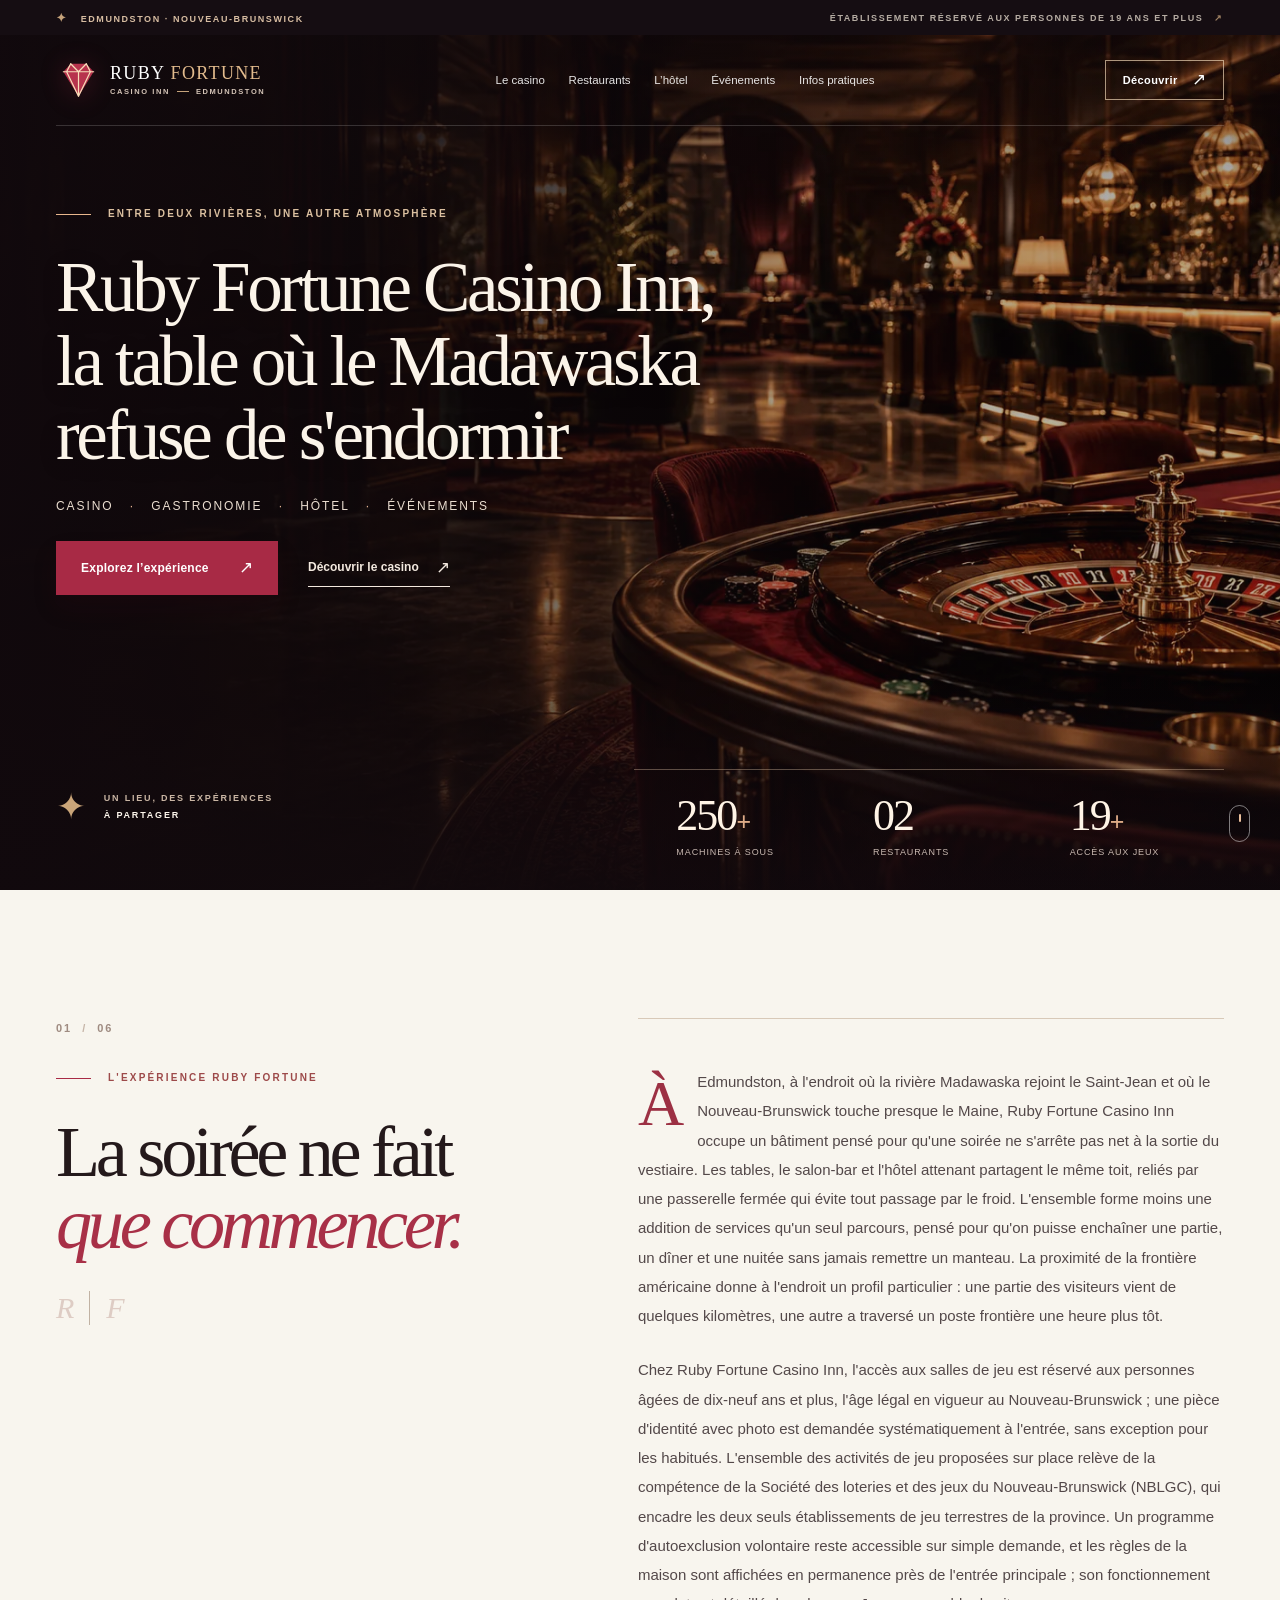
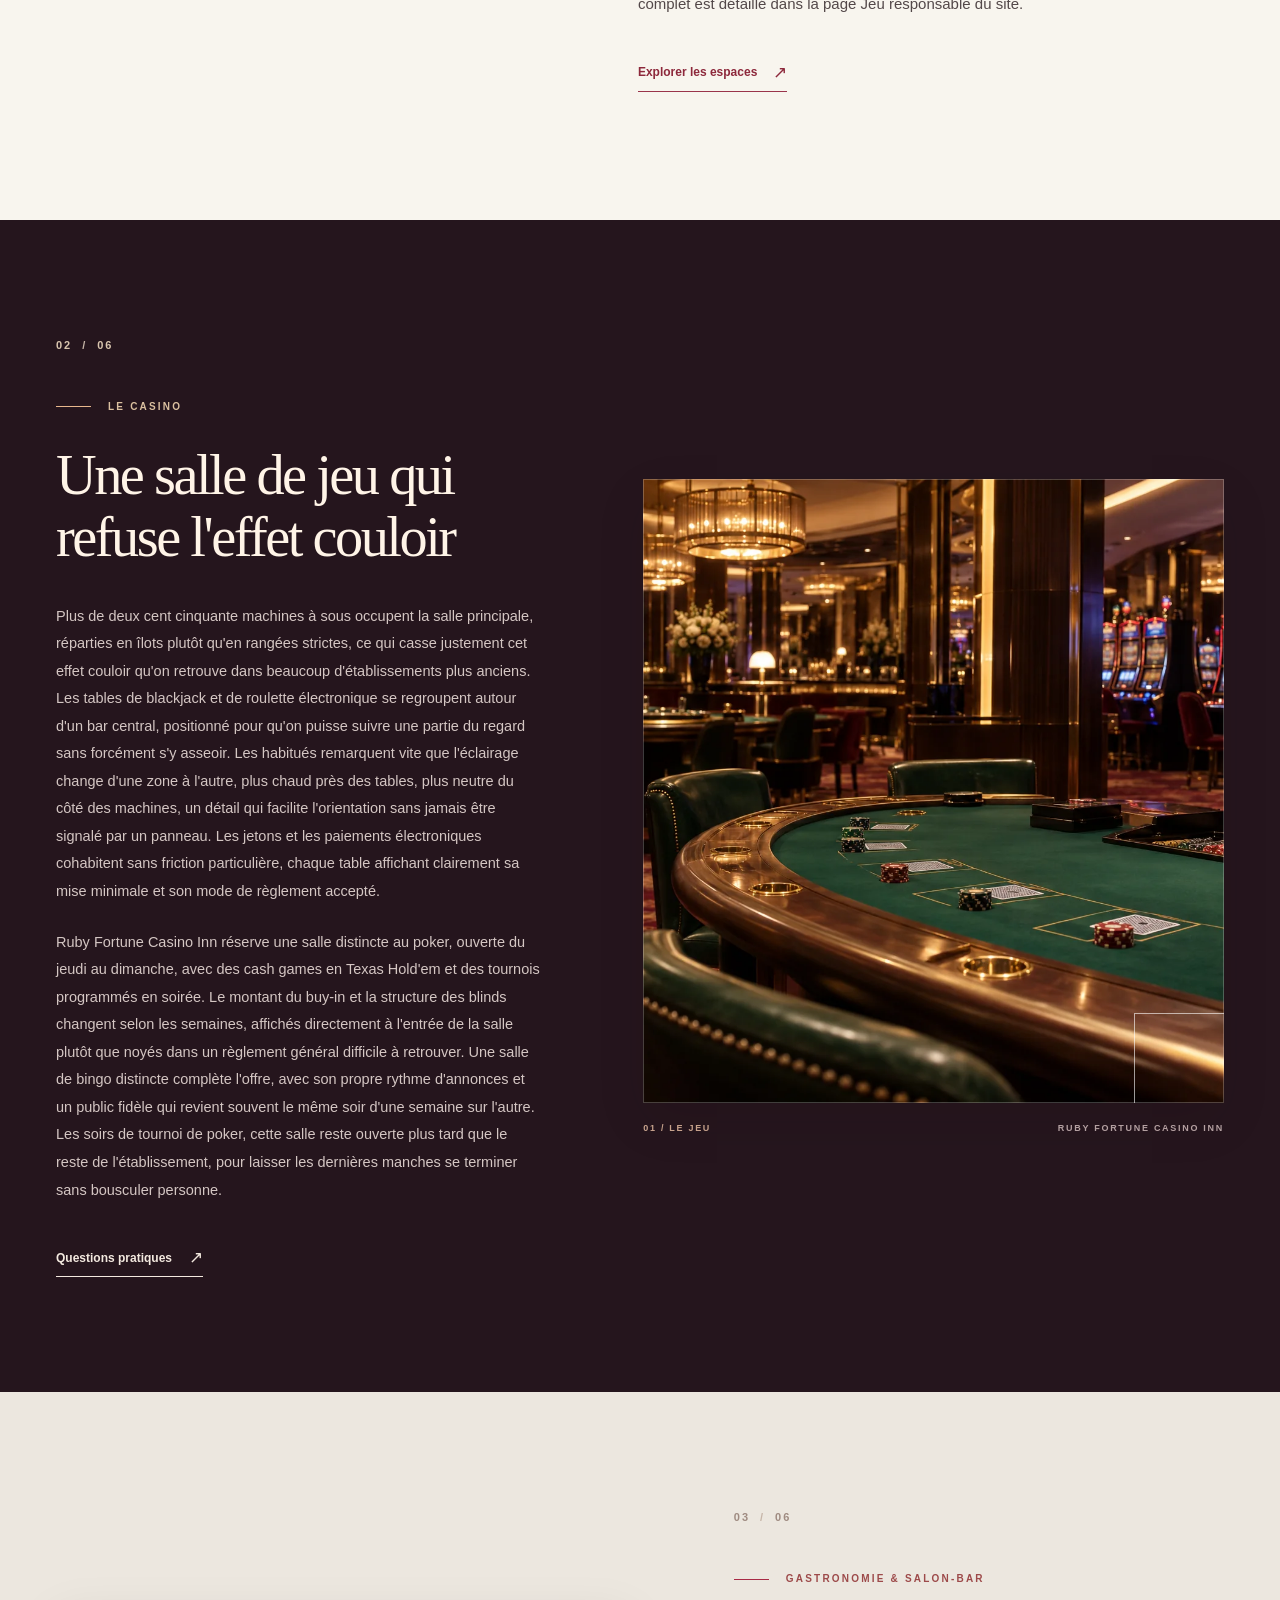
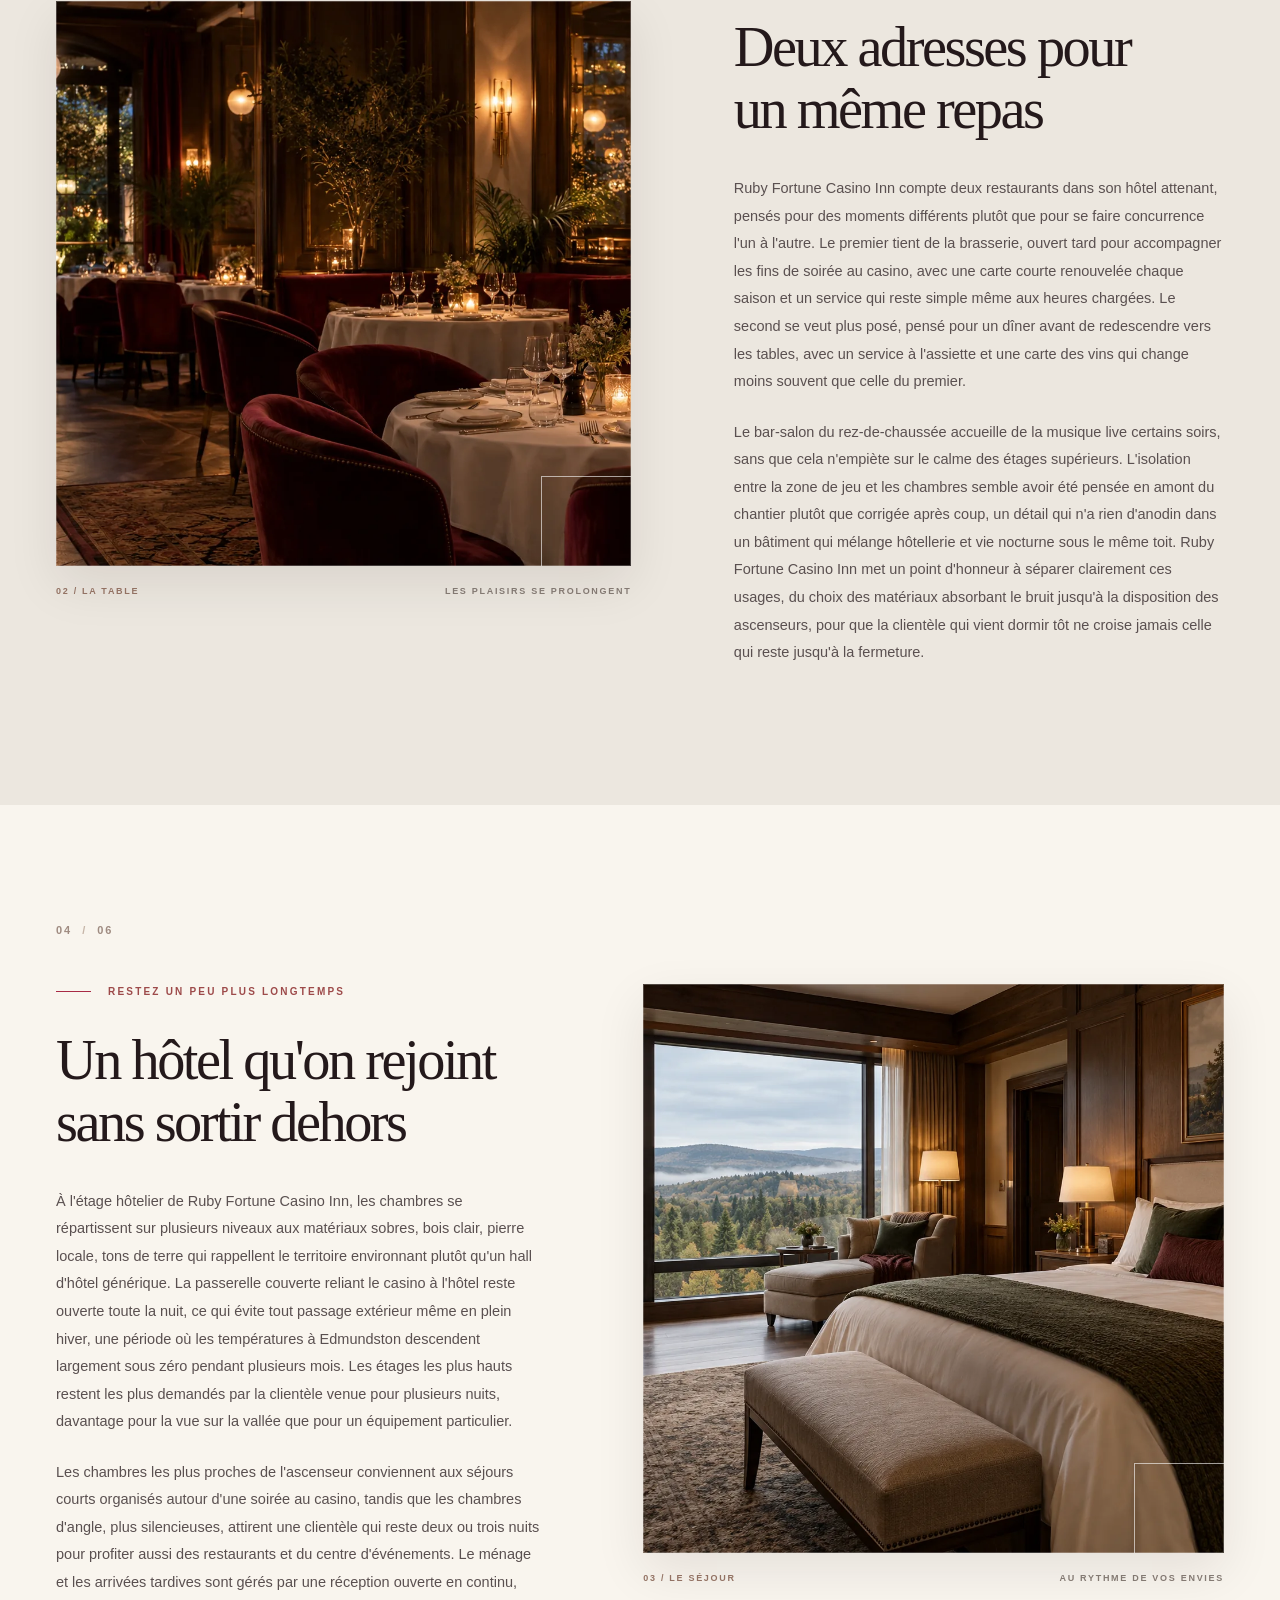
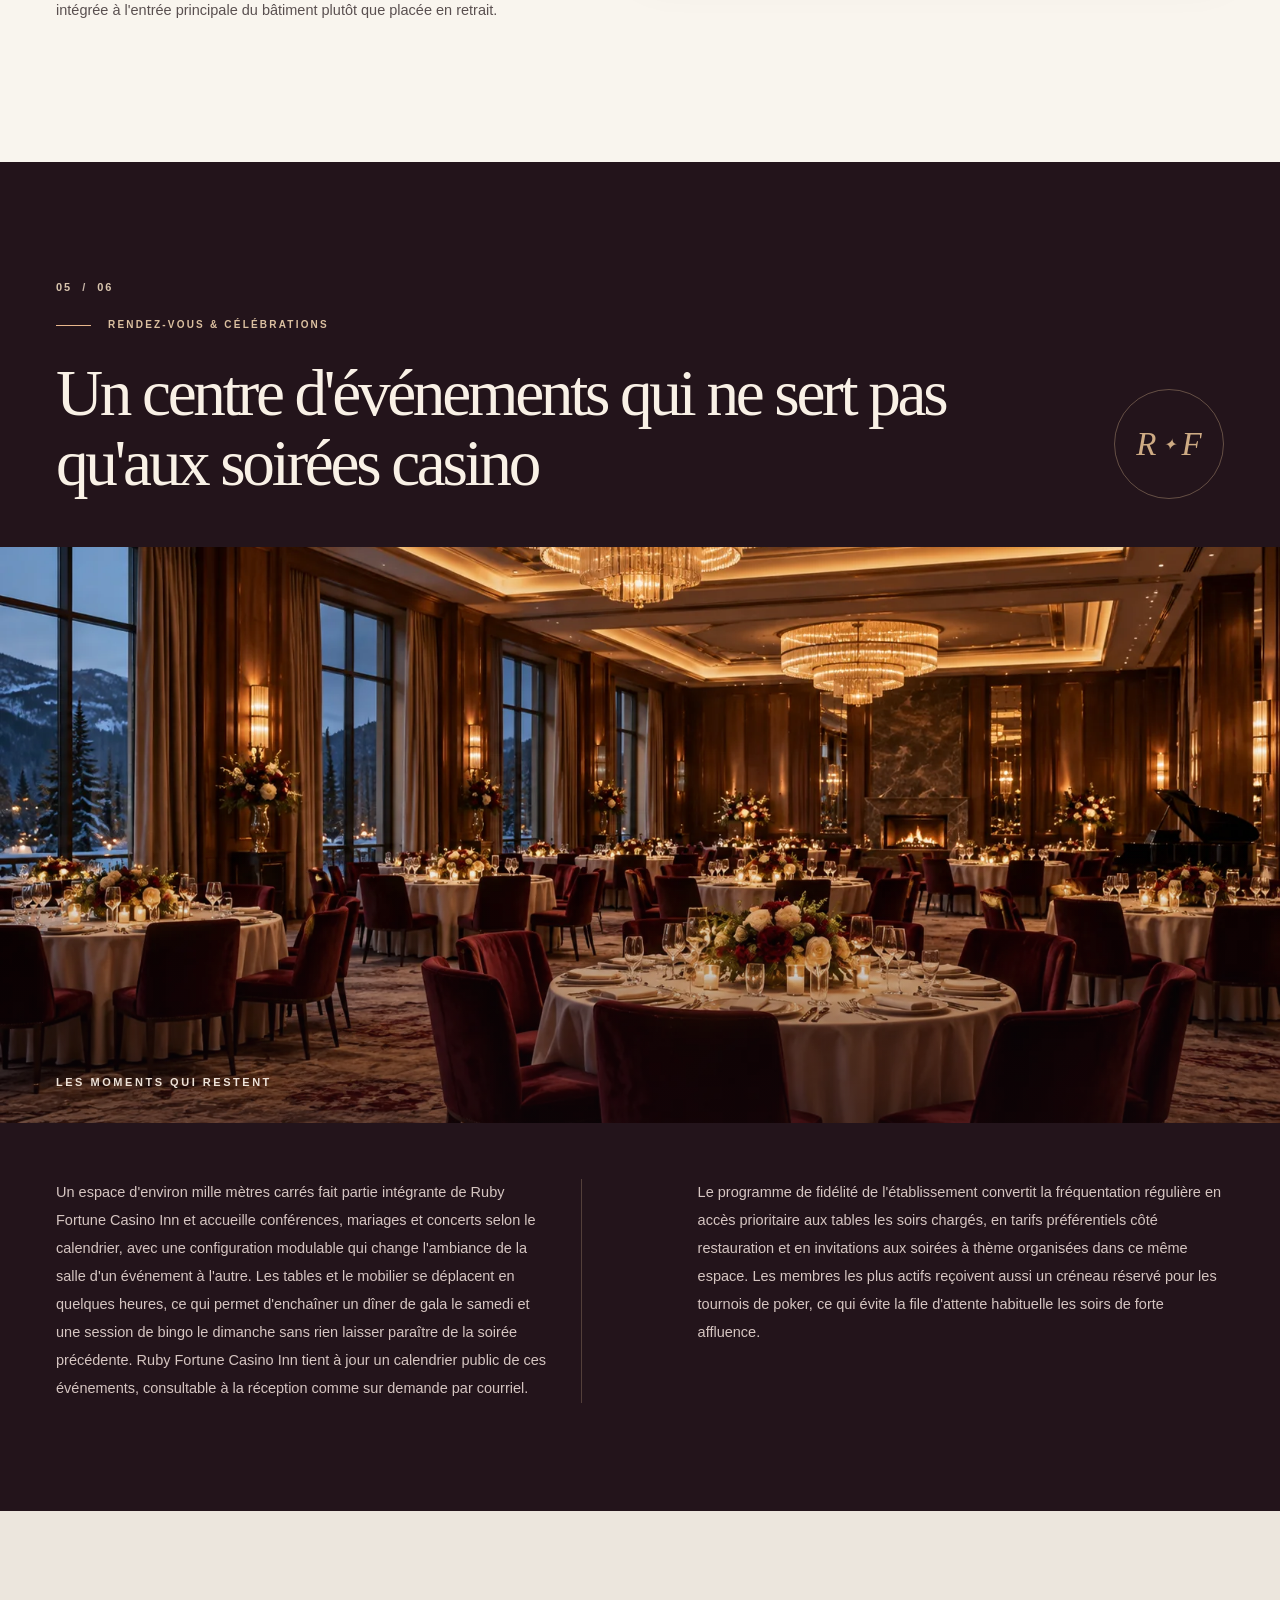
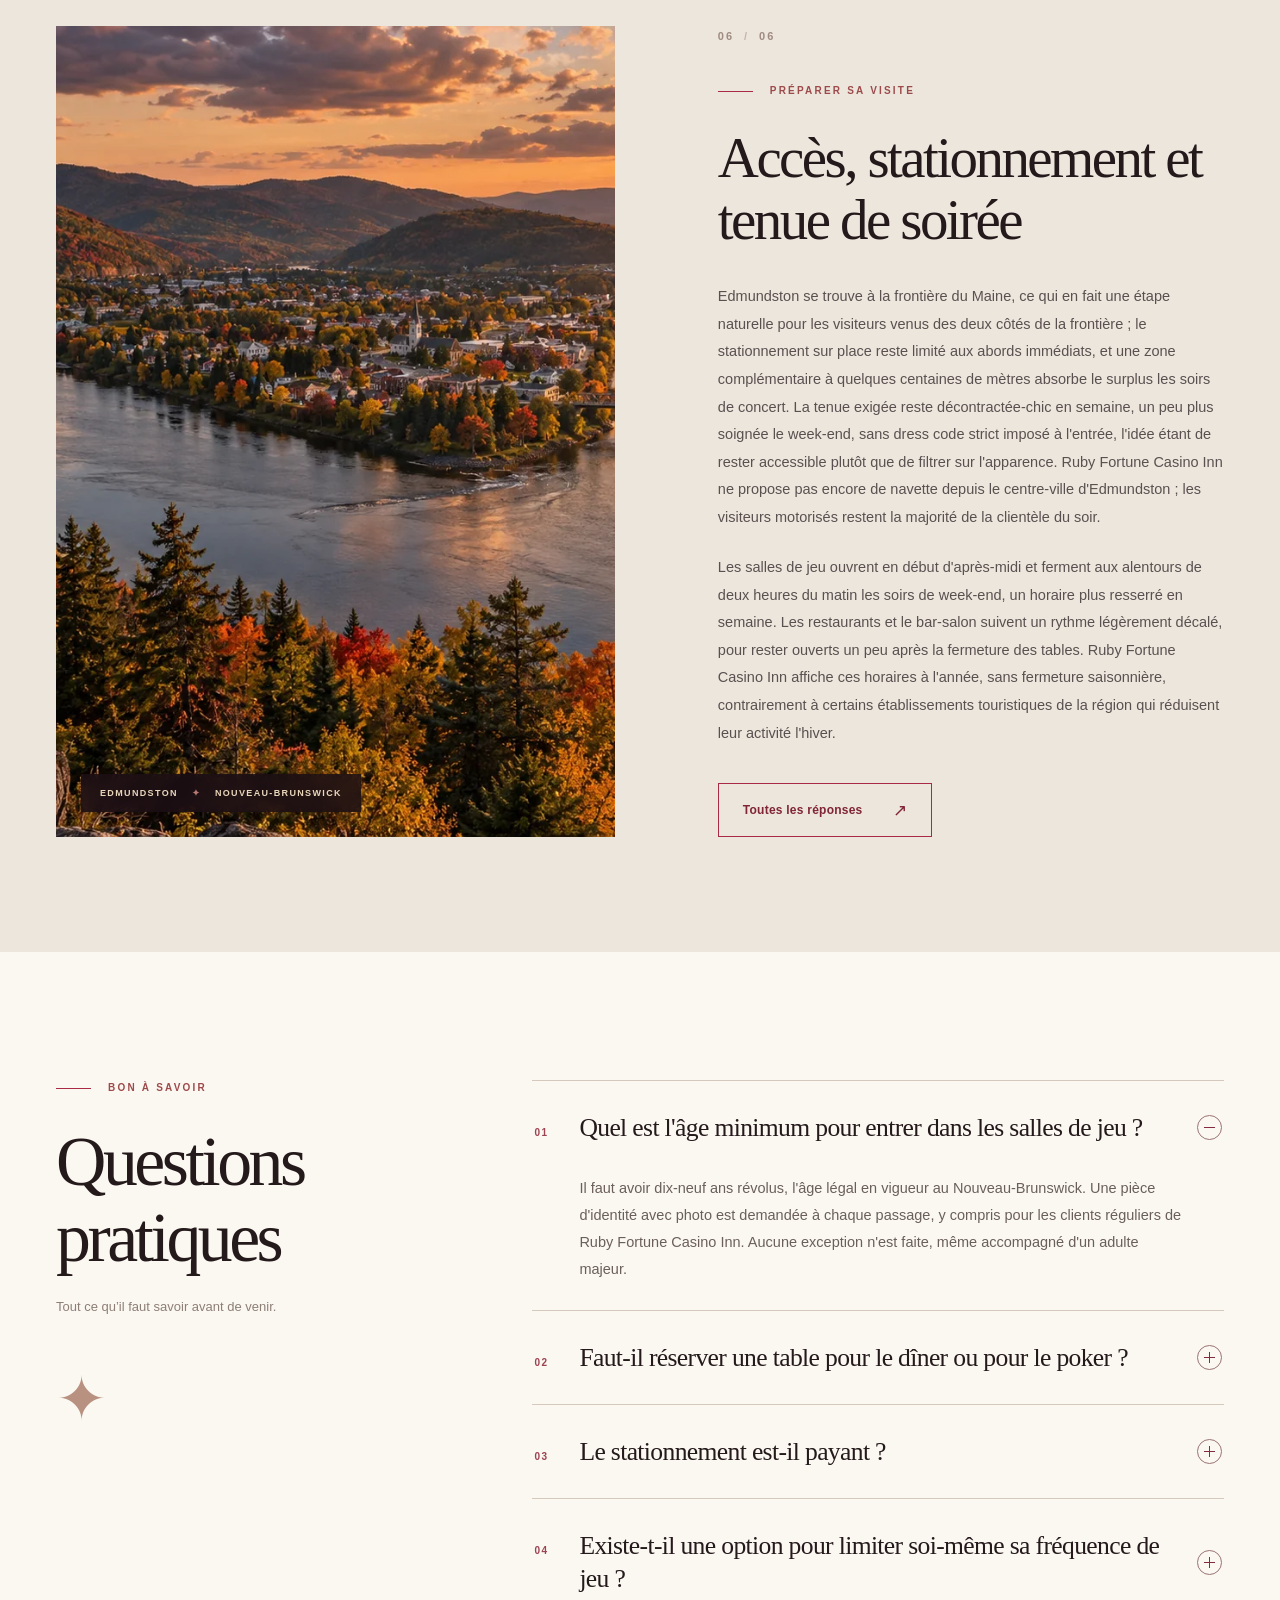
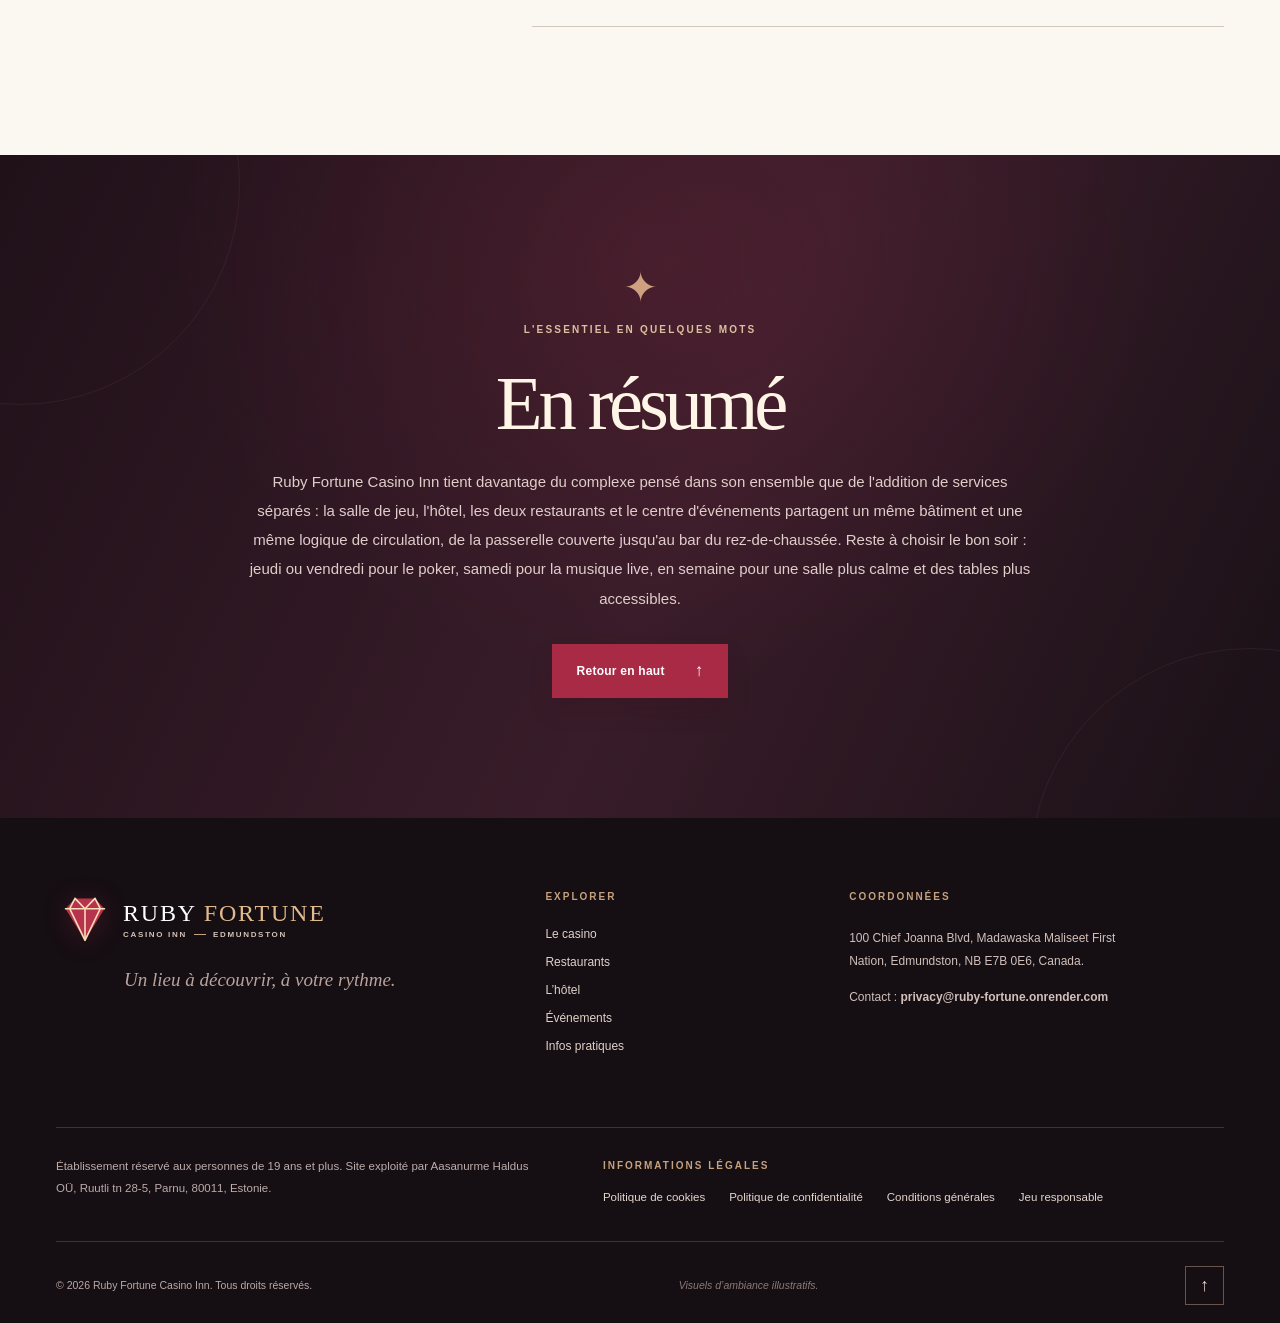
<file: index.html>
<!doctype html>
<html lang="fr-CA">
<head>
<meta charset="utf-8">
<meta name="viewport" content="width=device-width, initial-scale=1">
<meta name="theme-color" content="#1a1015">
<meta name="description" content="Découvrez Ruby Fortune Casino Inn à Edmundston : casino, restaurants, hôtel, événements et informations pratiques.">
<title>Ruby Fortune Casino Inn — Edmundston, Nouveau-Brunswick</title>
<link rel="icon" type="image/svg+xml" href="assets/favicon.svg">
<link rel="preload" as="image" type="image/webp" href="assets/hero.webp">
<link rel="stylesheet" href="assets/style.css">
<script src="assets/app.js" defer></script>
</head>
<body data-page="home">
<a class="skip-link" href="#contenu">Aller au contenu</a>
<div class="topbar"><div class="container topbar__inner"><span class="topbar__left"><span class="live-gem" aria-hidden="true">✦</span> EDMUNDSTON · NOUVEAU-BRUNSWICK</span><span class="topbar__right">ÉTABLISSEMENT RÉSERVÉ AUX PERSONNES DE 19 ANS ET PLUS <span aria-hidden="true">↗</span></span></div></div>
<header class="site-header" id="site-header"><div class="container header__inner"><a class="brand" href="index.html" aria-label="Ruby Fortune Casino Inn, accueil"><span class="brand__gem" aria-hidden="true"><svg viewBox="0 0 55 55" fill="none" xmlns="http://www.w3.org/2000/svg"><path d="M9 16.8 18 7h19l9 9.8-18.5 30L9 16.8Z" fill="#B7334D"/><path d="M9 16.8h37M18 7l-5 9.8 14.5 30L42 16.8 37 7M18 7l9.5 9.8L37 7" stroke="#F8DDB9" stroke-width="1.5" stroke-linecap="round" stroke-linejoin="round"/><path d="M27.5 16.8v30" stroke="#F8DDB9" stroke-width="1.5"/></svg></span><span class="brand__name"><span class="brand__top">RUBY <b>FORTUNE</b></span><span class="brand__bottom">CASINO INN <span class="brand__divider"></span> EDMUNDSTON</span></span></a><nav class="main-nav" id="main-nav" aria-label="Navigation principale"><a href="#casino">Le casino</a><a href="#restaurants">Restaurants</a><a href="#hotel">L’hôtel</a><a href="#evenements">Événements</a><a href="#infos">Infos pratiques</a></nav><a class="header__cta" href="#experience">Découvrir <span aria-hidden="true">↗</span></a><button class="menu-toggle" id="menu-toggle" type="button" aria-expanded="false" aria-controls="main-nav" aria-label="Ouvrir le menu"><span></span><span></span></button></div></header>
<main id="contenu">
<section class="hero" id="accueil" aria-label="Bienvenue à Ruby Fortune Casino Inn"><img class="hero__image" src="assets/hero.webp" alt="Visuel d’ambiance : salle de casino élégante et chaleureusement éclairée" fetchpriority="high"><div class="hero__shade"></div><div class="container hero__inner"><div class="hero__copy"><div class="eyebrow eyebrow--light"><span class="eyebrow__line"></span> ENTRE DEUX RIVIÈRES, UNE AUTRE ATMOSPHÈRE</div><h1>Ruby Fortune Casino Inn, la table où le Madawaska refuse de s'endormir</h1><p class="hero__subline">Casino <span>·</span> Gastronomie <span>·</span> Hôtel <span>·</span> Événements</p><div class="hero__actions"><a class="button button--ruby" href="#experience">Explorez l’expérience <span aria-hidden="true">↗</span></a><a class="text-link text-link--light" href="#casino">Découvrir le casino <span aria-hidden="true">↗</span></a></div></div><div class="hero__bottom"><div class="hero__coordinates"><span class="hero__star">✦</span><div>UN LIEU, DES EXPÉRIENCES<br><strong>À PARTAGER</strong></div></div><div class="facts"><div class="fact"><strong>250<span>+</span></strong><span>Machines à sous</span></div><div class="fact"><strong>02</strong><span>Restaurants</span></div><div class="fact"><strong>19<span>+</span></strong><span>Accès aux jeux</span></div></div></div></div><a class="scroll-indicator" href="#experience" aria-label="Faire défiler vers la présentation"><span></span></a></section>

<section class="intro section-space" id="experience"><div class="container intro__grid"><div class="intro__aside"><span class="section-number">01 <span>/</span> 06</span><div class="eyebrow"><span class="eyebrow__line"></span> L'EXPÉRIENCE RUBY FORTUNE</div><p class="intro__display">La soirée ne fait <em>que commencer.</em></p><div class="intro__decor" aria-hidden="true"><span>R</span><span>F</span></div></div><div class="intro__text"><div class="intro__dropcap"><p>À Edmundston, à l'endroit où la rivière Madawaska rejoint le Saint-Jean et où le Nouveau-Brunswick touche presque le Maine, Ruby Fortune Casino Inn occupe un bâtiment pensé pour qu'une soirée ne s'arrête pas net à la sortie du vestiaire. Les tables, le salon-bar et l'hôtel attenant partagent le même toit, reliés par une passerelle fermée qui évite tout passage par le froid. L'ensemble forme moins une addition de services qu'un seul parcours, pensé pour qu'on puisse enchaîner une partie, un dîner et une nuitée sans jamais remettre un manteau. La proximité de la frontière américaine donne à l'endroit un profil particulier : une partie des visiteurs vient de quelques kilomètres, une autre a traversé un poste frontière une heure plus tôt.</p></div><p>Chez Ruby Fortune Casino Inn, l'accès aux salles de jeu est réservé aux personnes âgées de dix-neuf ans et plus, l'âge légal en vigueur au Nouveau-Brunswick ; une pièce d'identité avec photo est demandée systématiquement à l'entrée, sans exception pour les habitués. L'ensemble des activités de jeu proposées sur place relève de la compétence de la Société des loteries et des jeux du Nouveau-Brunswick (NBLGC), qui encadre les deux seuls établissements de jeu terrestres de la province. Un programme d'autoexclusion volontaire reste accessible sur simple demande, et les règles de la maison sont affichées en permanence près de l'entrée principale ; son fonctionnement complet est détaillé dans la page Jeu responsable du site.</p><a class="inline-link" href="#casino">Explorer les espaces <span aria-hidden="true">↗</span></a></div></div></section>

<section class="showcase showcase--dark" id="casino"><div class="container showcase__grid"><div class="showcase__copy"><div class="section-number section-number--dark">02 <span>/</span> 06</div><div class="eyebrow eyebrow--light"><span class="eyebrow__line"></span> LE CASINO</div><h2>Une salle de jeu qui refuse l'effet couloir</h2><div class="rich-copy"><p>Plus de deux cent cinquante machines à sous occupent la salle principale, réparties en îlots plutôt qu'en rangées strictes, ce qui casse justement cet effet couloir qu'on retrouve dans beaucoup d'établissements plus anciens. Les tables de blackjack et de roulette électronique se regroupent autour d'un bar central, positionné pour qu'on puisse suivre une partie du regard sans forcément s'y asseoir. Les habitués remarquent vite que l'éclairage change d'une zone à l'autre, plus chaud près des tables, plus neutre du côté des machines, un détail qui facilite l'orientation sans jamais être signalé par un panneau. Les jetons et les paiements électroniques cohabitent sans friction particulière, chaque table affichant clairement sa mise minimale et son mode de règlement accepté.</p><p>Ruby Fortune Casino Inn réserve une salle distincte au poker, ouverte du jeudi au dimanche, avec des cash games en Texas Hold'em et des tournois programmés en soirée. Le montant du buy-in et la structure des blinds changent selon les semaines, affichés directement à l'entrée de la salle plutôt que noyés dans un règlement général difficile à retrouver. Une salle de bingo distincte complète l'offre, avec son propre rythme d'annonces et un public fidèle qui revient souvent le même soir d'une semaine sur l'autre. Les soirs de tournoi de poker, cette salle reste ouverte plus tard que le reste de l'établissement, pour laisser les dernières manches se terminer sans bousculer personne.</p></div><a class="text-link text-link--light" href="#questions">Questions pratiques <span aria-hidden="true">↗</span></a></div><div class="showcase__art"><div class="photo-frame photo-frame--tall"><img src="assets/casino.webp" alt="Visuel d’ambiance : tables de jeux et machines à sous dans une salle élégante" loading="lazy"><span class="photo-frame__corner" aria-hidden="true"></span></div><div class="photo__caption"><span>01 / LE JEU</span><span>RUBY FORTUNE CASINO INN</span></div></div></div></section>

<section class="showcase showcase--light showcase--reverse" id="restaurants"><div class="container showcase__grid"><div class="showcase__art"><div class="photo-frame"><img src="assets/dining.webp" alt="Visuel d’ambiance : restaurant élégant aux tables dressées et éclairage tamisé" loading="lazy"><span class="photo-frame__corner" aria-hidden="true"></span></div><div class="photo__caption"><span>02 / LA TABLE</span><span>LES PLAISIRS SE PROLONGENT</span></div></div><div class="showcase__copy"><div class="section-number">03 <span>/</span> 06</div><div class="eyebrow"><span class="eyebrow__line"></span> GASTRONOMIE & SALON-BAR</div><h2>Deux adresses pour un même repas</h2><div class="rich-copy"><p>Ruby Fortune Casino Inn compte deux restaurants dans son hôtel attenant, pensés pour des moments différents plutôt que pour se faire concurrence l'un à l'autre. Le premier tient de la brasserie, ouvert tard pour accompagner les fins de soirée au casino, avec une carte courte renouvelée chaque saison et un service qui reste simple même aux heures chargées. Le second se veut plus posé, pensé pour un dîner avant de redescendre vers les tables, avec un service à l'assiette et une carte des vins qui change moins souvent que celle du premier.</p><p>Le bar-salon du rez-de-chaussée accueille de la musique live certains soirs, sans que cela n'empiète sur le calme des étages supérieurs. L'isolation entre la zone de jeu et les chambres semble avoir été pensée en amont du chantier plutôt que corrigée après coup, un détail qui n'a rien d'anodin dans un bâtiment qui mélange hôtellerie et vie nocturne sous le même toit. Ruby Fortune Casino Inn met un point d'honneur à séparer clairement ces usages, du choix des matériaux absorbant le bruit jusqu'à la disposition des ascenseurs, pour que la clientèle qui vient dormir tôt ne croise jamais celle qui reste jusqu'à la fermeture.</p></div></div></div></section>

<section class="showcase showcase--sand" id="hotel"><div class="container showcase__grid"><div class="showcase__copy"><div class="section-number">04 <span>/</span> 06</div><div class="eyebrow"><span class="eyebrow__line"></span> RESTEZ UN PEU PLUS LONGTEMPS</div><h2>Un hôtel qu'on rejoint sans sortir dehors</h2><div class="rich-copy"><p>À l'étage hôtelier de Ruby Fortune Casino Inn, les chambres se répartissent sur plusieurs niveaux aux matériaux sobres, bois clair, pierre locale, tons de terre qui rappellent le territoire environnant plutôt qu'un hall d'hôtel générique. La passerelle couverte reliant le casino à l'hôtel reste ouverte toute la nuit, ce qui évite tout passage extérieur même en plein hiver, une période où les températures à Edmundston descendent largement sous zéro pendant plusieurs mois. Les étages les plus hauts restent les plus demandés par la clientèle venue pour plusieurs nuits, davantage pour la vue sur la vallée que pour un équipement particulier.</p><p>Les chambres les plus proches de l'ascenseur conviennent aux séjours courts organisés autour d'une soirée au casino, tandis que les chambres d'angle, plus silencieuses, attirent une clientèle qui reste deux ou trois nuits pour profiter aussi des restaurants et du centre d'événements. Le ménage et les arrivées tardives sont gérés par une réception ouverte en continu, intégrée à l'entrée principale du bâtiment plutôt que placée en retrait.</p></div></div><div class="showcase__art"><div class="photo-frame"><img src="assets/hotel.webp" alt="Visuel d’ambiance : chambre chaleureuse offrant une vue sur une vallée boisée" loading="lazy"><span class="photo-frame__corner" aria-hidden="true"></span></div><div class="photo__caption"><span>03 / LE SÉJOUR</span><span>AU RYTHME DE VOS ENVIES</span></div></div></div></section>

<section class="events" id="evenements"><div class="container events__head"><div><div class="section-number section-number--dark">05 <span>/</span> 06</div><div class="eyebrow eyebrow--light"><span class="eyebrow__line"></span> RENDEZ-VOUS & CÉLÉBRATIONS</div><h2>Un centre d'événements qui ne sert pas qu'aux soirées casino</h2></div><span class="events__seal" aria-hidden="true">R<span>✦</span>F</span></div><div class="events__photo"><img src="assets/events.webp" alt="Visuel d’ambiance : grande salle de réception avec tables élégantes et chandeliers" loading="lazy"><div class="events__photo-shade"></div><span>LES MOMENTS QUI RESTENT</span></div><div class="container events__body"><div><p>Un espace d'environ mille mètres carrés fait partie intégrante de Ruby Fortune Casino Inn et accueille conférences, mariages et concerts selon le calendrier, avec une configuration modulable qui change l'ambiance de la salle d'un événement à l'autre. Les tables et le mobilier se déplacent en quelques heures, ce qui permet d'enchaîner un dîner de gala le samedi et une session de bingo le dimanche sans rien laisser paraître de la soirée précédente. Ruby Fortune Casino Inn tient à jour un calendrier public de ces événements, consultable à la réception comme sur demande par courriel.</p></div><div><p>Le programme de fidélité de l'établissement convertit la fréquentation régulière en accès prioritaire aux tables les soirs chargés, en tarifs préférentiels côté restauration et en invitations aux soirées à thème organisées dans ce même espace. Les membres les plus actifs reçoivent aussi un créneau réservé pour les tournois de poker, ce qui évite la file d'attente habituelle les soirs de forte affluence.</p></div></div></section>

<section class="access" id="infos"><div class="container access__grid"><div class="access__photo"><img src="assets/valley.webp" alt="Illustration d’ambiance : vallée canadienne avec deux rivières et forêt automnale" loading="lazy"><div class="access__image-label">EDMUNDSTON <span>✦</span> NOUVEAU-BRUNSWICK</div></div><div class="access__body"><div class="section-number">06 <span>/</span> 06</div><div class="eyebrow"><span class="eyebrow__line"></span> PRÉPARER SA VISITE</div><h2>Accès, stationnement et tenue de soirée</h2><div class="rich-copy"><p>Edmundston se trouve à la frontière du Maine, ce qui en fait une étape naturelle pour les visiteurs venus des deux côtés de la frontière ; le stationnement sur place reste limité aux abords immédiats, et une zone complémentaire à quelques centaines de mètres absorbe le surplus les soirs de concert. La tenue exigée reste décontractée-chic en semaine, un peu plus soignée le week-end, sans dress code strict imposé à l'entrée, l'idée étant de rester accessible plutôt que de filtrer sur l'apparence. Ruby Fortune Casino Inn ne propose pas encore de navette depuis le centre-ville d'Edmundston ; les visiteurs motorisés restent la majorité de la clientèle du soir.</p><p>Les salles de jeu ouvrent en début d'après-midi et ferment aux alentours de deux heures du matin les soirs de week-end, un horaire plus resserré en semaine. Les restaurants et le bar-salon suivent un rythme légèrement décalé, pour rester ouverts un peu après la fermeture des tables. Ruby Fortune Casino Inn affiche ces horaires à l'année, sans fermeture saisonnière, contrairement à certains établissements touristiques de la région qui réduisent leur activité l'hiver.</p></div><a class="button button--outline" href="#questions">Toutes les réponses <span aria-hidden="true">↗</span></a></div></div></section>

<section class="faq section-space" id="questions"><div class="container faq__layout"><div class="faq__sidebar"><div class="eyebrow"><span class="eyebrow__line"></span> BON À SAVOIR</div><h2>Questions pratiques</h2><p class="faq__note">Tout ce qu’il faut savoir avant de venir.</p><span class="faq__small-gem" aria-hidden="true">✦</span></div><div class="faq__items"><details class="faq-item" open><summary><span class="faq-num">01</span><h3>Quel est l'âge minimum pour entrer dans les salles de jeu ?</h3><span class="faq-toggle" aria-hidden="true"></span></summary><div class="faq-answer"><p>Il faut avoir dix-neuf ans révolus, l'âge légal en vigueur au Nouveau-Brunswick. Une pièce d'identité avec photo est demandée à chaque passage, y compris pour les clients réguliers de Ruby Fortune Casino Inn. Aucune exception n'est faite, même accompagné d'un adulte majeur.</p></div></details>
<details class="faq-item" ><summary><span class="faq-num">02</span><h3>Faut-il réserver une table pour le dîner ou pour le poker ?</h3><span class="faq-toggle" aria-hidden="true"></span></summary><div class="faq-answer"><p>La réservation n'est pas obligatoire mais reste conseillée le week-end, surtout pour le restaurant le plus posé des deux. Pour le poker, les tournois du jeudi au dimanche affichent rapidement complet chez Ruby Fortune Casino Inn ; mieux vaut appeler ou écrire en avance plutôt que de se présenter au dernier moment.</p></div></details>
<details class="faq-item" ><summary><span class="faq-num">03</span><h3>Le stationnement est-il payant ?</h3><span class="faq-toggle" aria-hidden="true"></span></summary><div class="faq-answer"><p>Non, le stationnement reste gratuit, aussi bien sur l'emplacement principal que sur la zone complémentaire utilisée les soirs d'affluence. Aucune réservation de place n'est possible à l'avance.</p></div></details>
<details class="faq-item" ><summary><span class="faq-num">04</span><h3>Existe-t-il une option pour limiter soi-même sa fréquence de jeu ?</h3><span class="faq-toggle" aria-hidden="true"></span></summary><div class="faq-answer"><p>Oui, un programme d'autoexclusion volontaire est accessible sur place, encadré par la Société des loteries et des jeux du Nouveau-Brunswick. Les modalités complètes, y compris les durées disponibles, figurent dans la page Jeu responsable du site.</p></div></details></div></div></section>

<section class="summary"><div class="container summary__inner"><div class="summary__gem" aria-hidden="true">✦</div><div class="eyebrow eyebrow--light">L'ESSENTIEL EN QUELQUES MOTS</div><h2>En résumé</h2><div class="summary__body"><p>Ruby Fortune Casino Inn tient davantage du complexe pensé dans son ensemble que de l'addition de services séparés : la salle de jeu, l'hôtel, les deux restaurants et le centre d'événements partagent un même bâtiment et une même logique de circulation, de la passerelle couverte jusqu'au bar du rez-de-chaussée. Reste à choisir le bon soir : jeudi ou vendredi pour le poker, samedi pour la musique live, en semaine pour une salle plus calme et des tables plus accessibles.</p></div><a class="button button--ruby" href="#accueil">Retour en haut <span aria-hidden="true">↑</span></a></div></section>
</main>
<footer class="site-footer"><div class="container"><div class="footer__top"><div class="footer__brand"><a class="brand" href="index.html" aria-label="Ruby Fortune Casino Inn, accueil"><span class="brand__gem" aria-hidden="true"><svg viewBox="0 0 55 55" fill="none" xmlns="http://www.w3.org/2000/svg"><path d="M9 16.8 18 7h19l9 9.8-18.5 30L9 16.8Z" fill="#B7334D"/><path d="M9 16.8h37M18 7l-5 9.8 14.5 30L42 16.8 37 7M18 7l9.5 9.8L37 7" stroke="#F8DDB9" stroke-width="1.5" stroke-linecap="round" stroke-linejoin="round"/><path d="M27.5 16.8v30" stroke="#F8DDB9" stroke-width="1.5"/></svg></span><span class="brand__name"><span class="brand__top">RUBY <b>FORTUNE</b></span><span class="brand__bottom">CASINO INN <span class="brand__divider"></span> EDMUNDSTON</span></span></a><p>Un lieu à découvrir, à votre rythme.</p></div><div class="footer__navigation"><span>EXPLORER</span><a href="#casino">Le casino</a><a href="#restaurants">Restaurants</a><a href="#hotel">L’hôtel</a><a href="#evenements">Événements</a><a href="#infos">Infos pratiques</a></div><div class="footer__contact"><span>COORDONNÉES</span><p>100 Chief Joanna Blvd, Madawaska Maliseet First Nation, Edmundston, NB E7B 0E6, Canada.</p><p>Contact : <strong>privacy@ruby-fortune.onrender.com</strong></p></div></div><div class="footer__legal"><div class="footer__notice"><p>Établissement réservé aux personnes de 19 ans et plus. Site exploité par Aasanurme Haldus OÜ, Ruutli tn 28-5, Parnu, 80011, Estonie.</p></div><div class="footer__links"><span>INFORMATIONS LÉGALES</span><ul>
<li><a href="cookie-policy.html">Politique de cookies</a></li>
<li><a href="privacy-policy.html">Politique de confidentialité</a></li>
<li><a href="terms-conditions.html">Conditions générales</a></li>
<li><a href="responsible-gambling.html">Jeu responsable</a></li>
</ul></div></div><div class="footer__bottom"><p>© 2026 Ruby Fortune Casino Inn. Tous droits réservés.</p><p class="image-note">Visuels d’ambiance illustratifs.</p><a href="#accueil" class="back-top" aria-label="Retour en haut">↑</a></div></div></footer>
<dialog class="policy-dialog" id="policy-dialog" aria-label="Informations légales"><div class="policy-dialog__panel"><div class="policy-dialog__header"><div class="policy-dialog__brand"><span class="brand__gem" aria-hidden="true"><svg viewBox="0 0 55 55" fill="none" xmlns="http://www.w3.org/2000/svg"><path d="M9 16.8 18 7h19l9 9.8-18.5 30L9 16.8Z" fill="#B7334D"/><path d="M9 16.8h37M18 7l-5 9.8 14.5 30L42 16.8 37 7M18 7l9.5 9.8L37 7" stroke="#F8DDB9" stroke-width="1.5" stroke-linecap="round" stroke-linejoin="round"/><path d="M27.5 16.8v30" stroke="#F8DDB9" stroke-width="1.5"/></svg></span><span>RUBY FORTUNE <small>INFORMATIONS LÉGALES</small></span></div><button id="policy-close" class="policy-dialog__close" type="button" aria-label="Fermer la fenêtre"><span aria-hidden="true">×</span></button></div><div class="policy-dialog__scroll"><article id="policy-content" class="policy-prose"></article></div></div></dialog>
<template id="policy-cookie-policy"><h1>Politique de cookies de Ruby Fortune Casino Inn</h1><p>Cette page explique comment Ruby Fortune Casino Inn utilise les cookies et technologies similaires sur ce site, pourquoi ces fichiers sont déposés, et comment les désactiver si vous le souhaitez.</p><h2>Ce qu'est un cookie</h2><p>Un cookie est un petit fichier texte déposé sur votre appareil lors de la visite d'un site web. Il permet au site de reconnaître votre navigateur d'une page à l'autre, de retenir certains choix (langue, affichage) et de mesurer la fréquentation générale du site. Un cookie ne donne accès à aucun fichier présent sur votre appareil et ne peut pas, à lui seul, vous identifier nommément.</p><h2>Types de cookies utilisés</h2><ul>
<li>Cookies strictement nécessaires : indispensables au fonctionnement du site (navigation entre les pages, mémorisation du consentement aux cookies). Ils ne peuvent pas être désactivés sans affecter le fonctionnement du site.</li>
<li>Cookies de performance et d'analyse : mesurent la fréquentation, les pages consultées et le temps passé sur le site, de façon agrégée, pour améliorer le contenu proposé.</li>
<li>Cookies de préférence : retiennent un choix déjà fait (langue d'affichage, par exemple) pour éviter de le redemander à chaque visite.</li>
<li>Cookies tiers éventuels : certains outils de mesure d'audience ou de cartographie embarquée peuvent déposer leurs propres cookies ; leur politique respective s'applique à ces cookies spécifiques.</li>
</ul><h2>Durée de conservation</h2><p>Les cookies de session sont supprimés à la fermeture du navigateur. Les cookies persistants restent sur l'appareil pour une durée limitée, généralement de quelques mois, après quoi ils expirent automatiquement et doivent être redéposés lors d'une nouvelle visite si vous l'autorisez à nouveau.</p><h2>Comment désactiver les cookies</h2><p>Vous pouvez à tout moment modifier vos préférences de cookies depuis les paramètres de votre navigateur : bloquer tous les cookies, bloquer uniquement les cookies tiers, ou être averti avant chaque dépôt. La démarche exacte varie selon le navigateur utilisé et se trouve généralement dans son menu de confidentialité ou de sécurité. Désactiver les cookies strictement nécessaires peut rendre certaines parties du site difficiles, voire impossibles, à utiliser normalement.</p><h2>Contact</h2><p>Pour toute question relative à cette politique de cookies, vous pouvez écrire à <strong>privacy@ruby-fortune.onrender.com</strong>.</p><footer>
<p>100 Chief Joanna Blvd, Madawaska Maliseet First Nation, Edmundston, NB E7B 0E6, Canada.</p>
<p>Établissement réservé aux personnes de 19 ans et plus. Site exploité par Aasanurme Haldus OÜ, Ruutli tn 28-5, Parnu, 80011, Estonie.</p>
<ul>
<li><a href="index.html">Retour au site</a></li>
<li><a href="privacy-policy.html">Politique de confidentialité</a></li>
<li><a href="terms-conditions.html">Conditions générales</a></li>
<li><a href="responsible-gambling.html">Jeu responsable</a></li>
</ul>
<p>© 2026 Ruby Fortune Casino Inn. Tous droits réservés.</p>
</footer></template>
<template id="policy-privacy-policy"><h1>Politique de confidentialité de Ruby Fortune Casino Inn</h1><p>Cette politique décrit comment Ruby Fortune Casino Inn, exploité par Aasanurme Haldus OÜ (Ruutli tn 28-5, Parnu, 80011, Estonie), collecte, utilise et protège les données personnelles des visiteurs de ce site et des clients de l'établissement situé au 100 Chief Joanna Blvd, Madawaska Maliseet First Nation, Edmundston, NB.</p><h2>Responsable du traitement</h2><p>Aasanurme Haldus OÜ agit en tant que responsable du traitement des données collectées via ce site et via les activités de l'établissement. Toute question relative au traitement de vos données personnelles peut être adressée à <strong>privacy@ruby-fortune.onrender.com</strong>.</p><h2>Données collectées</h2><ul>
<li>Données d'identification : nom, prénom, date de naissance et document d'identité présenté à l'entrée des salles de jeu, dans la mesure nécessaire à la vérification de l'âge légal.</li>
<li>Coordonnées : adresse électronique et numéro de téléphone, lorsqu'ils sont fournis volontairement pour une réservation de table, de chambre ou d'événement.</li>
<li>Données de navigation : adresse IP, type de navigateur, pages consultées et durée de visite, collectées via les cookies décrits dans la politique de cookies.</li>
<li>Données liées au programme de fidélité : historique de fréquentation et préférences déclarées, pour les clients inscrits à ce programme.</li>
<li>Données liées à l'autoexclusion volontaire, lorsqu'un client en fait la demande, traitées dans le cadre strict du programme de jeu responsable.</li>
</ul><h2>Finalités du traitement</h2><p>Les données sont utilisées pour vérifier l'âge légal à l'entrée des salles de jeu, gérer les réservations de chambres, de tables et d'événements, faire fonctionner le programme de fidélité, répondre aux demandes adressées par courriel, et respecter les obligations réglementaires applicables aux établissements de jeu du Nouveau-Brunswick. Aucune donnée n'est utilisée à des fins de profilage automatisé pour cibler des offres liées au jeu.</p><h2>Partage avec des tiers</h2><p>Certaines données peuvent être partagées avec des prestataires de paiement pour le traitement des transactions, des prestataires de réservation hôtelière pour la gestion des séjours, et les autorités compétentes lorsque la loi l'exige, notamment dans le cadre du contrôle de l'âge légal ou d'une demande d'autoexclusion. Ces prestataires n'accèdent qu'aux données strictement nécessaires à leur mission et restent tenus à une obligation de confidentialité.</p><h2>Durée de conservation</h2><p>Les données d'identification vérifiées à l'entrée sont conservées pour la durée strictement nécessaire au respect des obligations réglementaires. Les données liées aux réservations sont conservées le temps du séjour ou de l'événement, puis archivées pour la durée légale applicable en matière comptable. Les données de navigation collectées par cookies suivent les durées indiquées dans la politique de cookies.</p><h2>Droits des personnes concernées</h2><p>Vous disposez d'un droit d'accès, de rectification et, selon les cas, de suppression des données vous concernant. Vous pouvez également demander la limitation de leur traitement ou vous opposer à certains usages. Pour exercer l'un de ces droits, écrivez à <strong>privacy@ruby-fortune.onrender.com</strong> en précisant votre demande ; une réponse vous sera apportée dans un délai raisonnable.</p><h2>Sécurité des données</h2><p>Des mesures techniques et organisationnelles sont mises en place pour protéger les données personnelles contre l'accès non autorisé, la perte ou la divulgation accidentelle. L'accès aux données d'identification collectées à l'entrée des salles de jeu est limité au personnel directement chargé du contrôle de l'âge légal.</p><h2>Contact</h2><p>Pour toute question relative à cette politique de confidentialité, écrivez à <strong>privacy@ruby-fortune.onrender.com</strong>.</p><footer>
<p>100 Chief Joanna Blvd, Madawaska Maliseet First Nation, Edmundston, NB E7B 0E6, Canada.</p>
<p>Établissement réservé aux personnes de 19 ans et plus. Site exploité par Aasanurme Haldus OÜ, Ruutli tn 28-5, Parnu, 80011, Estonie.</p>
<ul>
<li><a href="index.html">Retour au site</a></li>
<li><a href="cookie-policy.html">Politique de cookies</a></li>
<li><a href="terms-conditions.html">Conditions générales</a></li>
<li><a href="responsible-gambling.html">Jeu responsable</a></li>
</ul>
<p>© 2026 Ruby Fortune Casino Inn. Tous droits réservés.</p>
</footer></template>
<template id="policy-terms-conditions"><h1>Conditions générales de Ruby Fortune Casino Inn</h1><p>Les présentes conditions générales régissent l'accès et l'utilisation des installations de Ruby Fortune Casino Inn, établissement situé au 100 Chief Joanna Blvd, Madawaska Maliseet First Nation, Edmundston, NB E7B 0E6, Canada, ainsi que l'utilisation de ce site web. Le site est exploité par Aasanurme Haldus OÜ, Ruutli tn 28-5, Parnu, 80011, Estonie.</p><h2>Objet</h2><p>Ces conditions encadrent l'accès aux salles de jeu, à l'hôtel, aux restaurants et au centre d'événements de l'établissement, ainsi que la consultation du présent site. Elles ne constituent ni une offre d'inscription en ligne ni une invitation à parier à distance : l'ensemble des activités de jeu décrites sur ce site se déroule exclusivement sur place, dans l'établissement physique.</p><h2>Âge légal et vérification</h2><p>L'accès aux salles de jeu est réservé aux personnes âgées de dix-neuf ans et plus, conformément à la législation du Nouveau-Brunswick. Une pièce d'identité officielle avec photo est exigée à l'entrée pour toute personne souhaitant accéder aux zones de jeu, sans exception. Le personnel de l'établissement se réserve le droit de refuser l'accès à toute personne ne pouvant justifier de son âge.</p><h2>Droit applicable et autorité compétente</h2><p>Les activités de jeu proposées par Ruby Fortune Casino Inn sont encadrées par la Société des loteries et des jeux du Nouveau-Brunswick (NBLGC), conformément à la législation provinciale sur le jeu en vigueur au Nouveau-Brunswick, Canada. Les présentes conditions sont régies par le droit applicable dans cette province.</p><h2>Réservations et annulations</h2><p>Les réservations de chambres, de tables de restaurant ou d'espaces pour événements peuvent être effectuées par téléphone, par courriel ou à la réception de l'établissement. Toute annulation doit être communiquée dans un délai raisonnable avant la date prévue ; les conditions précises d'annulation (délai, frais éventuels) sont communiquées au moment de la réservation et peuvent varier selon le type de prestation réservée.</p><h2>Comportement sur place</h2><p>L'établissement se réserve le droit de refuser l'accès ou de demander à toute personne de quitter les lieux en cas de comportement perturbateur, d'état d'ébriété manifeste ou de non-respect des règles de jeu affichées dans chaque salle. Les décisions du personnel en matière de sécurité et de bon déroulement des jeux sont sans appel sur place, sous réserve des voies de recours prévues par la réglementation applicable.</p><h2>Limitation de responsabilité</h2><p>Ruby Fortune Casino Inn met en œuvre des moyens raisonnables pour assurer la sécurité de ses installations et l'exactitude des informations publiées sur ce site, sans garantir l'absence totale d'erreur ou d'interruption de service. Dans les limites permises par la loi applicable, la responsabilité de l'établissement ne saurait être engagée au-delà des obligations légales qui lui incombent en tant qu'exploitant d'un établissement de jeu agréé par la NBLGC.</p><h2>Modification des conditions</h2><p>Ces conditions générales peuvent être mises à jour ponctuellement pour refléter un changement réglementaire ou organisationnel. La version en vigueur est celle publiée sur ce site à la date de consultation.</p><h2>Contact</h2><p>Pour toute question relative aux présentes conditions générales, écrivez à <strong>privacy@ruby-fortune.onrender.com</strong>.</p><footer>
<p>100 Chief Joanna Blvd, Madawaska Maliseet First Nation, Edmundston, NB E7B 0E6, Canada.</p>
<p>Établissement réservé aux personnes de 19 ans et plus. Site exploité par Aasanurme Haldus OÜ, Ruutli tn 28-5, Parnu, 80011, Estonie.</p>
<ul>
<li><a href="index.html">Retour au site</a></li>
<li><a href="cookie-policy.html">Politique de cookies</a></li>
<li><a href="privacy-policy.html">Politique de confidentialité</a></li>
<li><a href="responsible-gambling.html">Jeu responsable</a></li>
</ul>
<p>© 2026 Ruby Fortune Casino Inn. Tous droits réservés.</p>
</footer></template>
<template id="policy-responsible-gambling"><h1>Jeu responsable chez Ruby Fortune Casino Inn</h1><p>Jouer doit rester un divertissement, limité dans le temps et dans le budget que l'on s'est fixé à l'avance. Cette page présente les outils mis à disposition par Ruby Fortune Casino Inn et par la Société des loteries et des jeux du Nouveau-Brunswick (NBLGC) pour accompagner les personnes qui souhaitent garder le contrôle de leur pratique du jeu, ou qui s'interrogent sur celle d'un proche.</p><h2>Reconnaître les signes d'un jeu problématique</h2><ul>
<li>Jouer plus longtemps ou pour des sommes plus élevées que ce qui était prévu au départ.</li>
<li>Emprunter de l'argent, ou puiser dans un budget destiné à d'autres dépenses, pour continuer à jouer.</li>
<li>Ressentir le besoin de « se refaire » après une perte plutôt que d'arrêter la session en cours.</li>
<li>Cacher à son entourage le temps ou l'argent réellement consacré au jeu.</li>
<li>Négliger des obligations personnelles, familiales ou professionnelles au profit du jeu.</li>
</ul><p>Aucun de ces signes pris isolément ne constitue un diagnostic ; cette liste n'a pas valeur de consultation médicale et ne remplace pas l'avis d'un professionnel de santé.</p><h2>Outils d'autolimitation disponibles sur place</h2><p>Un espace de renseignements sur le jeu responsable est accessible à l'intérieur de l'établissement, avec de la documentation fournie par la NBLGC et un endroit calme pour s'informer, à l'écart des salles de jeu. Le personnel formé peut orienter tout client, membre de sa famille ou simple visiteur vers les ressources appropriées, qu'il s'agisse d'informations générales sur le fonctionnement du jeu ou du programme d'autoexclusion volontaire décrit ci-dessous.</p><h2>Programme d'autoexclusion volontaire</h2><p>Toute personne peut demander à être volontairement exclue des salles de jeu de Ruby Fortune Casino Inn pour une durée déterminée, dans le cadre du programme encadré par la NBLGC. La démarche s'effectue directement auprès du personnel de l'établissement, qui transmet la demande selon la procédure en vigueur. Une fois la demande enregistrée, l'accès aux salles de jeu est refusé pour la durée convenue ; aucune date de retour anticipé n'est accordée avant l'échéance fixée.</p><h2>Accès réservé aux personnes majeures (19 ans et plus)</h2><p>Au Nouveau-Brunswick, l'accès aux salles de jeu d'un établissement terrestre est réservé aux personnes de dix-neuf ans et plus. Une pièce d'identité avec photo est systématiquement demandée à l'entrée. Cette règle s'applique sans exception, y compris aux personnes accompagnées d'un parent ou d'un tuteur majeur.</p><h2>Ligne d'aide</h2><p>Pour obtenir de l'information gratuite et confidentielle sur le jeu, au Nouveau-Brunswick, un numéro provincial est disponible : <strong>1-800-461-1234</strong>. Ce service, mis en avant par le gouvernement du Nouveau-Brunswick dans le cadre de ses ressources sur le jeu responsable, permet d'échanger avec une personne formée, en toute confidentialité, que l'on soit directement concerné ou que l'on s'inquiète pour un proche.</p><h2>Ce n'est pas un avis médical</h2><p>Les informations présentées sur cette page ont une visée préventive et informative. Elles ne constituent en aucun cas un diagnostic ni un avis médical, et ne remplacent pas la consultation d'un professionnel de santé qualifié en cas de doute sur sa propre situation ou celle d'un proche.</p><h2>Contact</h2><p>Pour toute question relative au jeu responsable ou à la procédure d'autoexclusion volontaire, écrivez à <strong>privacy@ruby-fortune.onrender.com</strong> ou adressez-vous directement au personnel de l'établissement.</p><footer>
<p>100 Chief Joanna Blvd, Madawaska Maliseet First Nation, Edmundston, NB E7B 0E6, Canada.</p>
<p>Établissement réservé aux personnes de 19 ans et plus. Site exploité par Aasanurme Haldus OÜ, Ruutli tn 28-5, Parnu, 80011, Estonie.</p>
<ul>
<li><a href="index.html">Retour au site</a></li>
<li><a href="cookie-policy.html">Politique de cookies</a></li>
<li><a href="privacy-policy.html">Politique de confidentialité</a></li>
<li><a href="terms-conditions.html">Conditions générales</a></li>
</ul>
<p>© 2026 Ruby Fortune Casino Inn. Tous droits réservés.</p>
</footer></template>
</body>
</html>
</file>
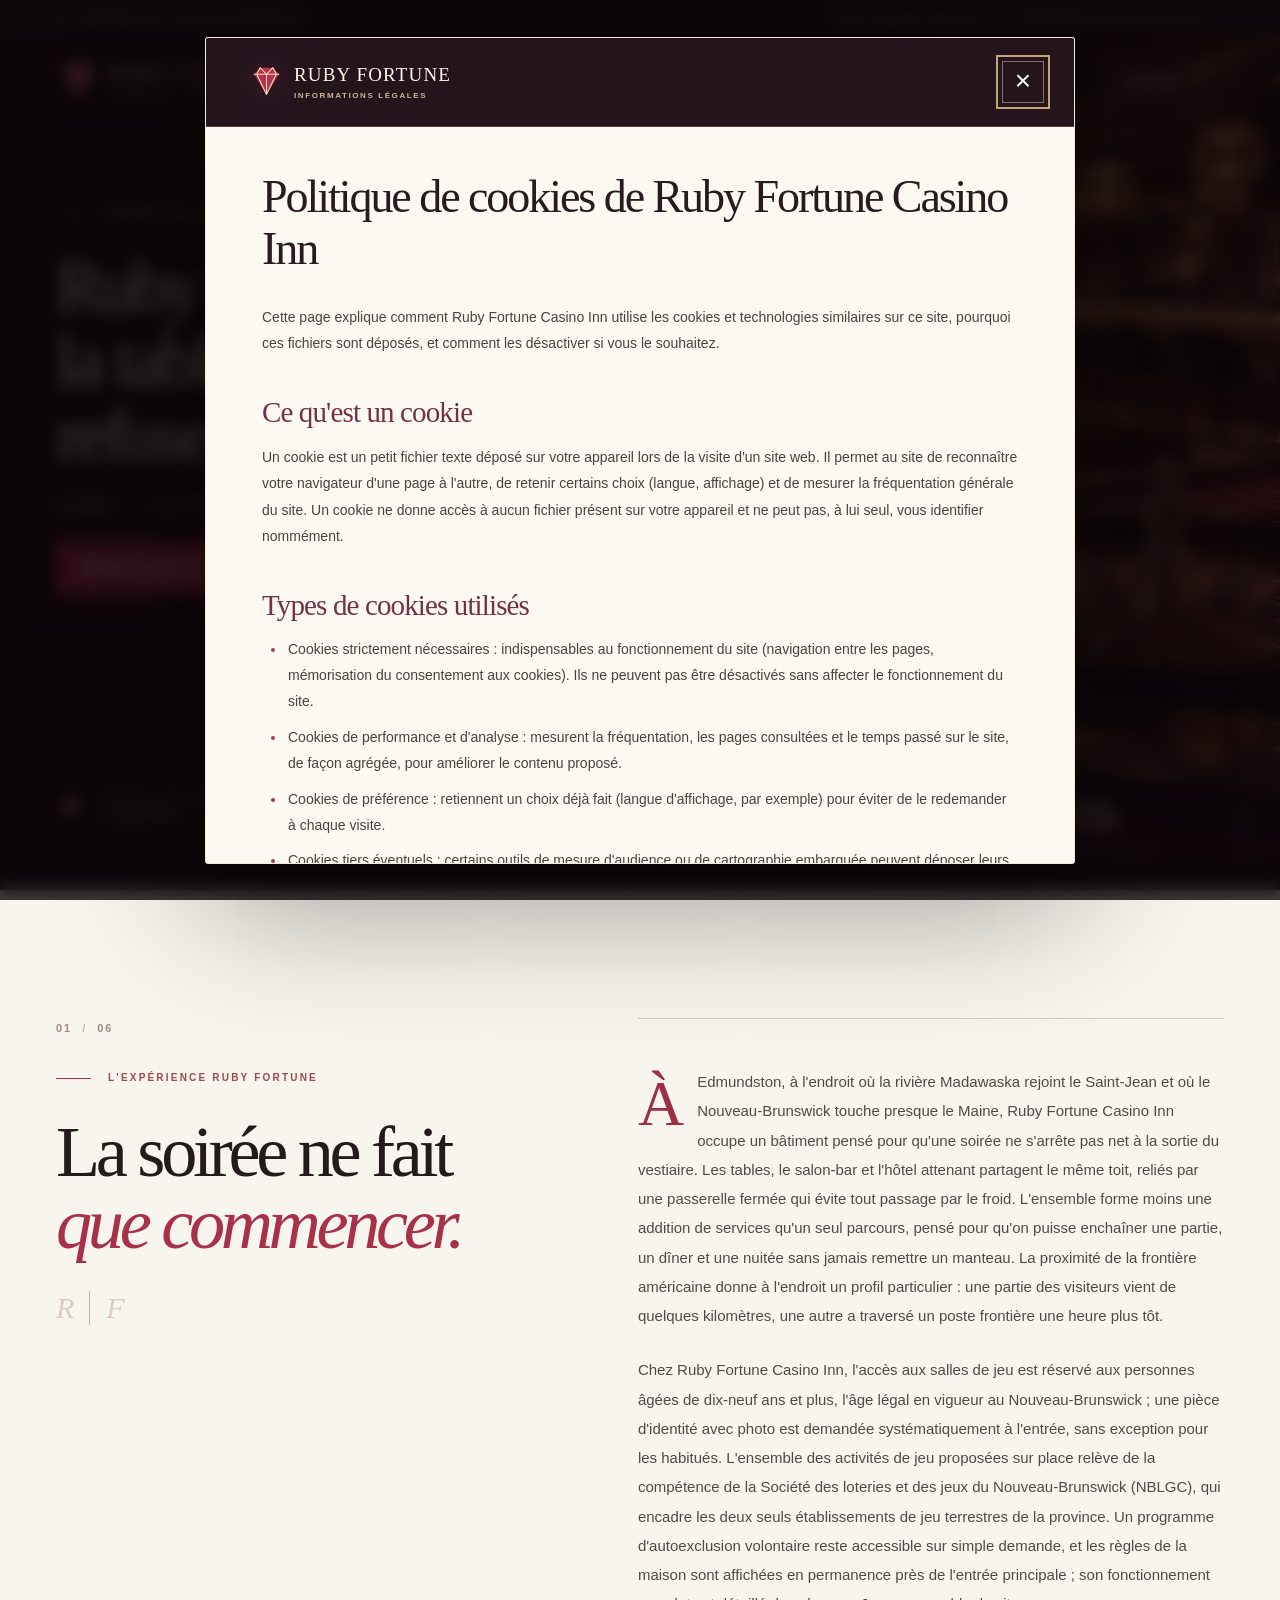
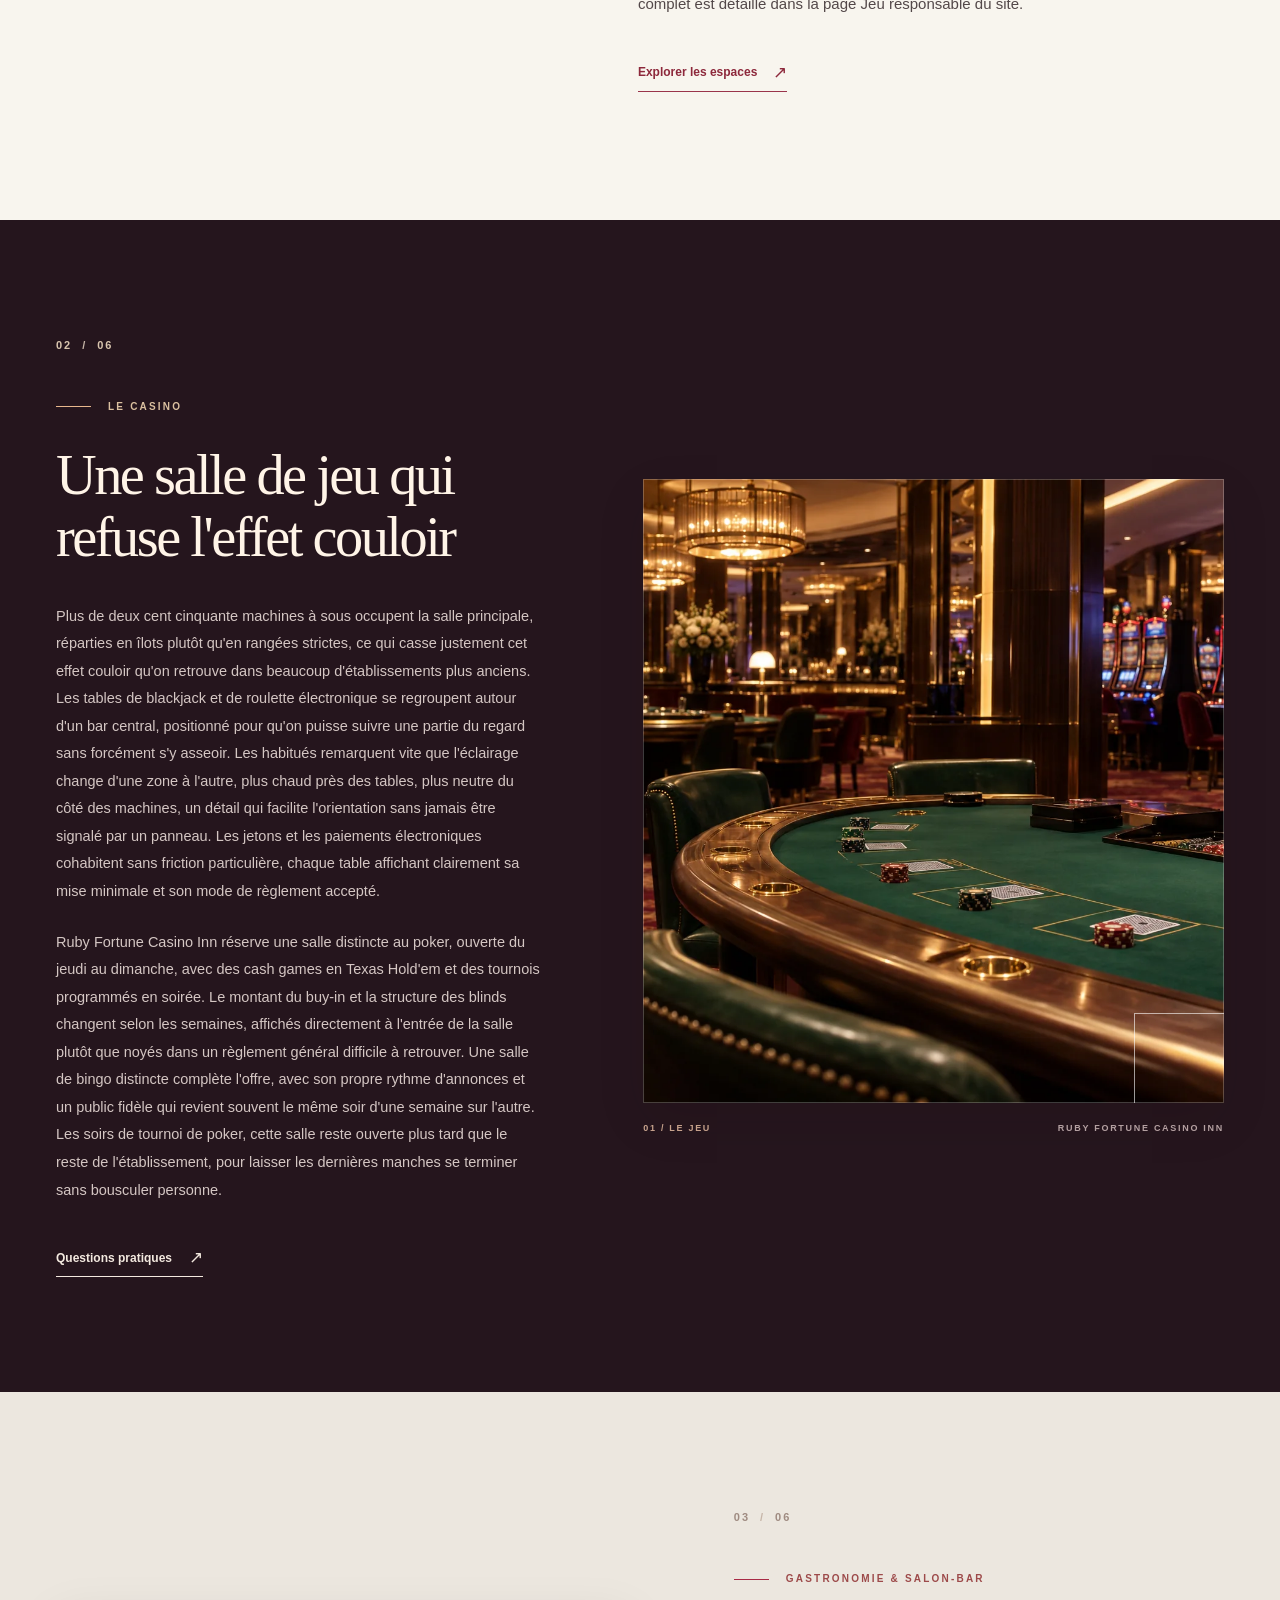
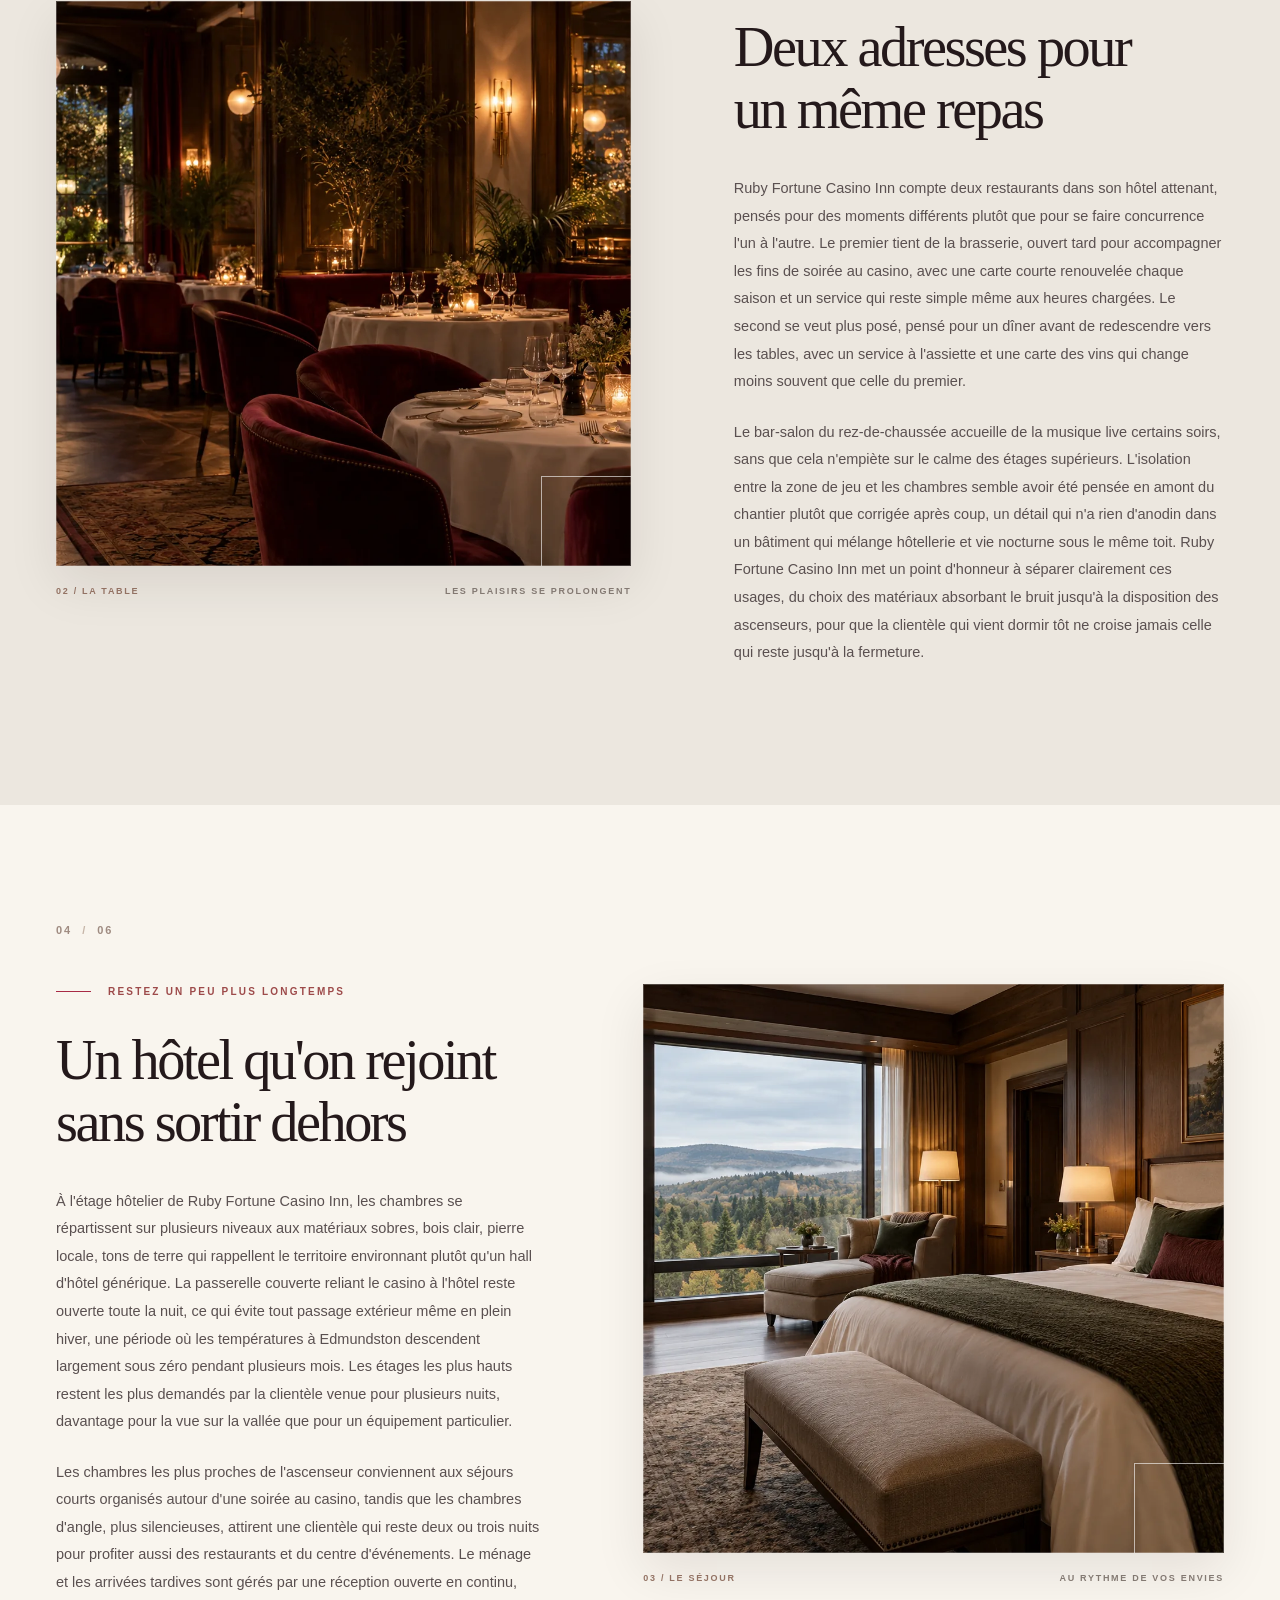
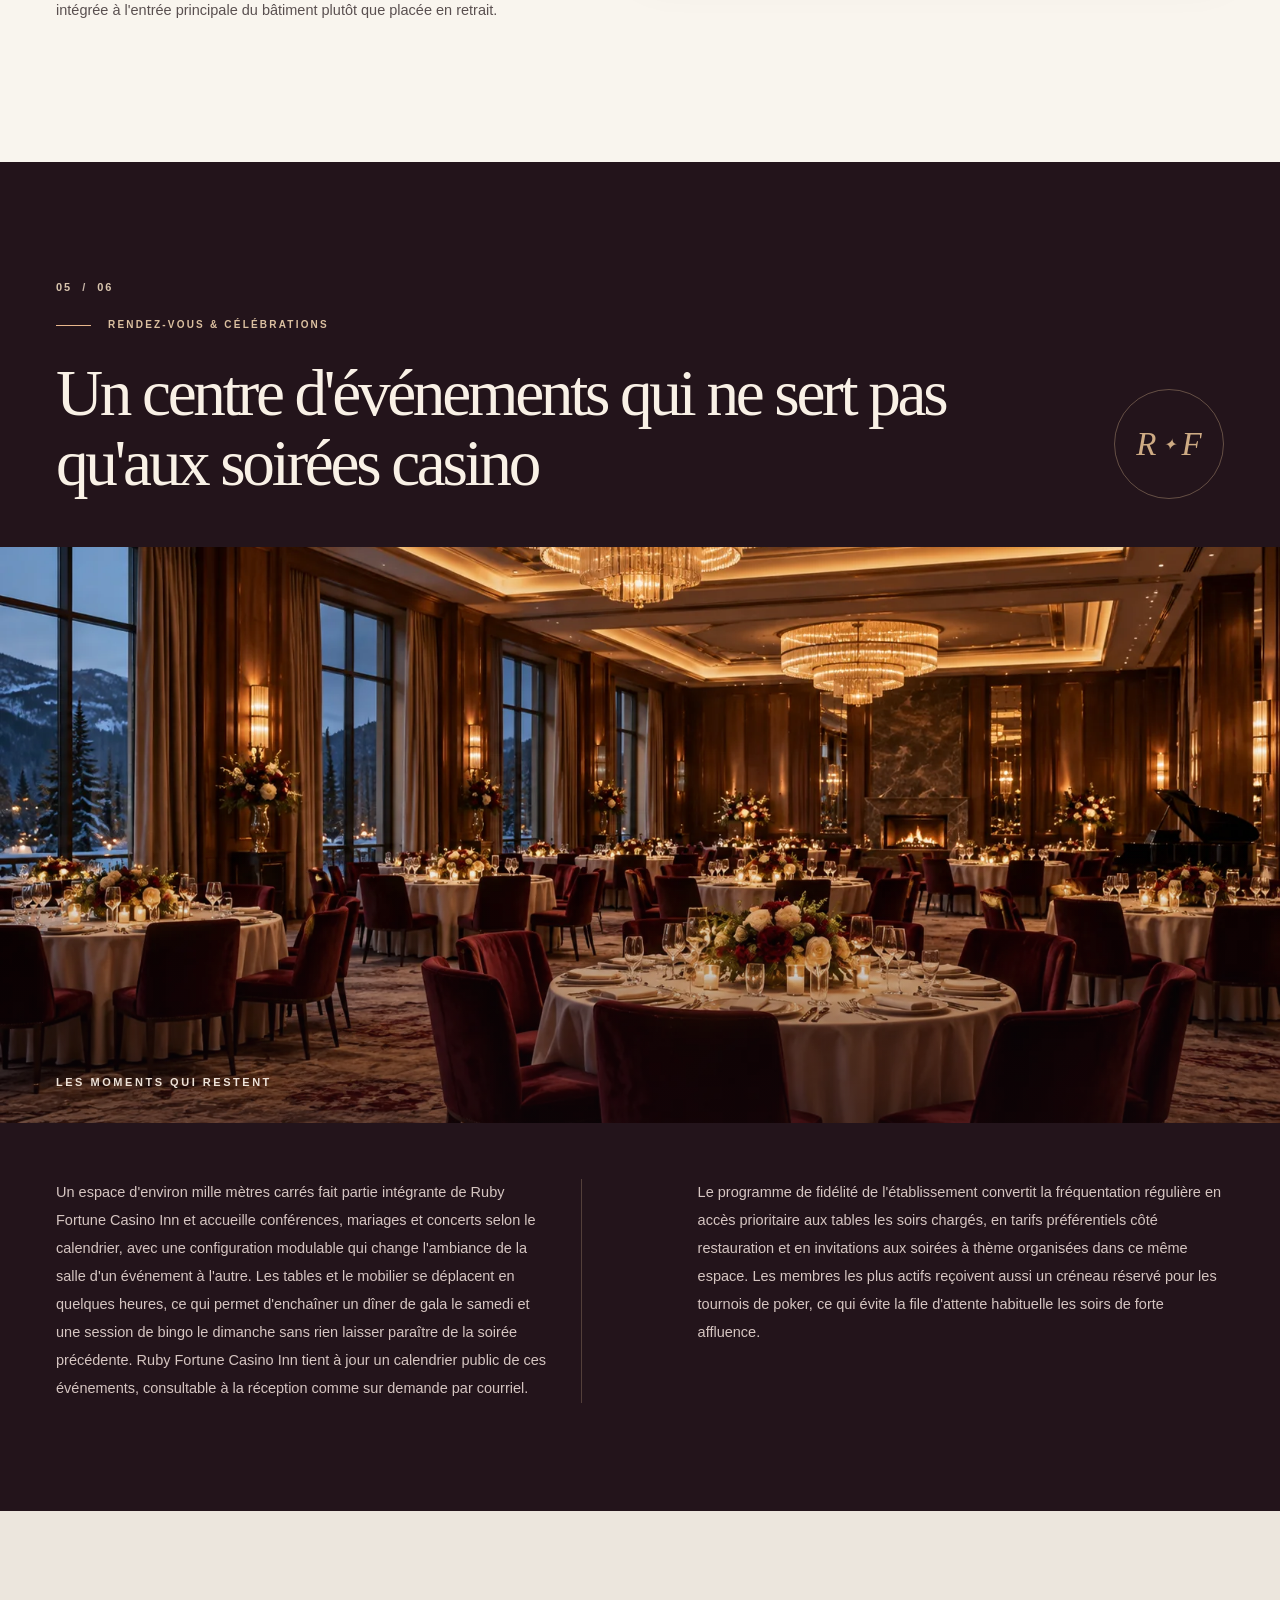
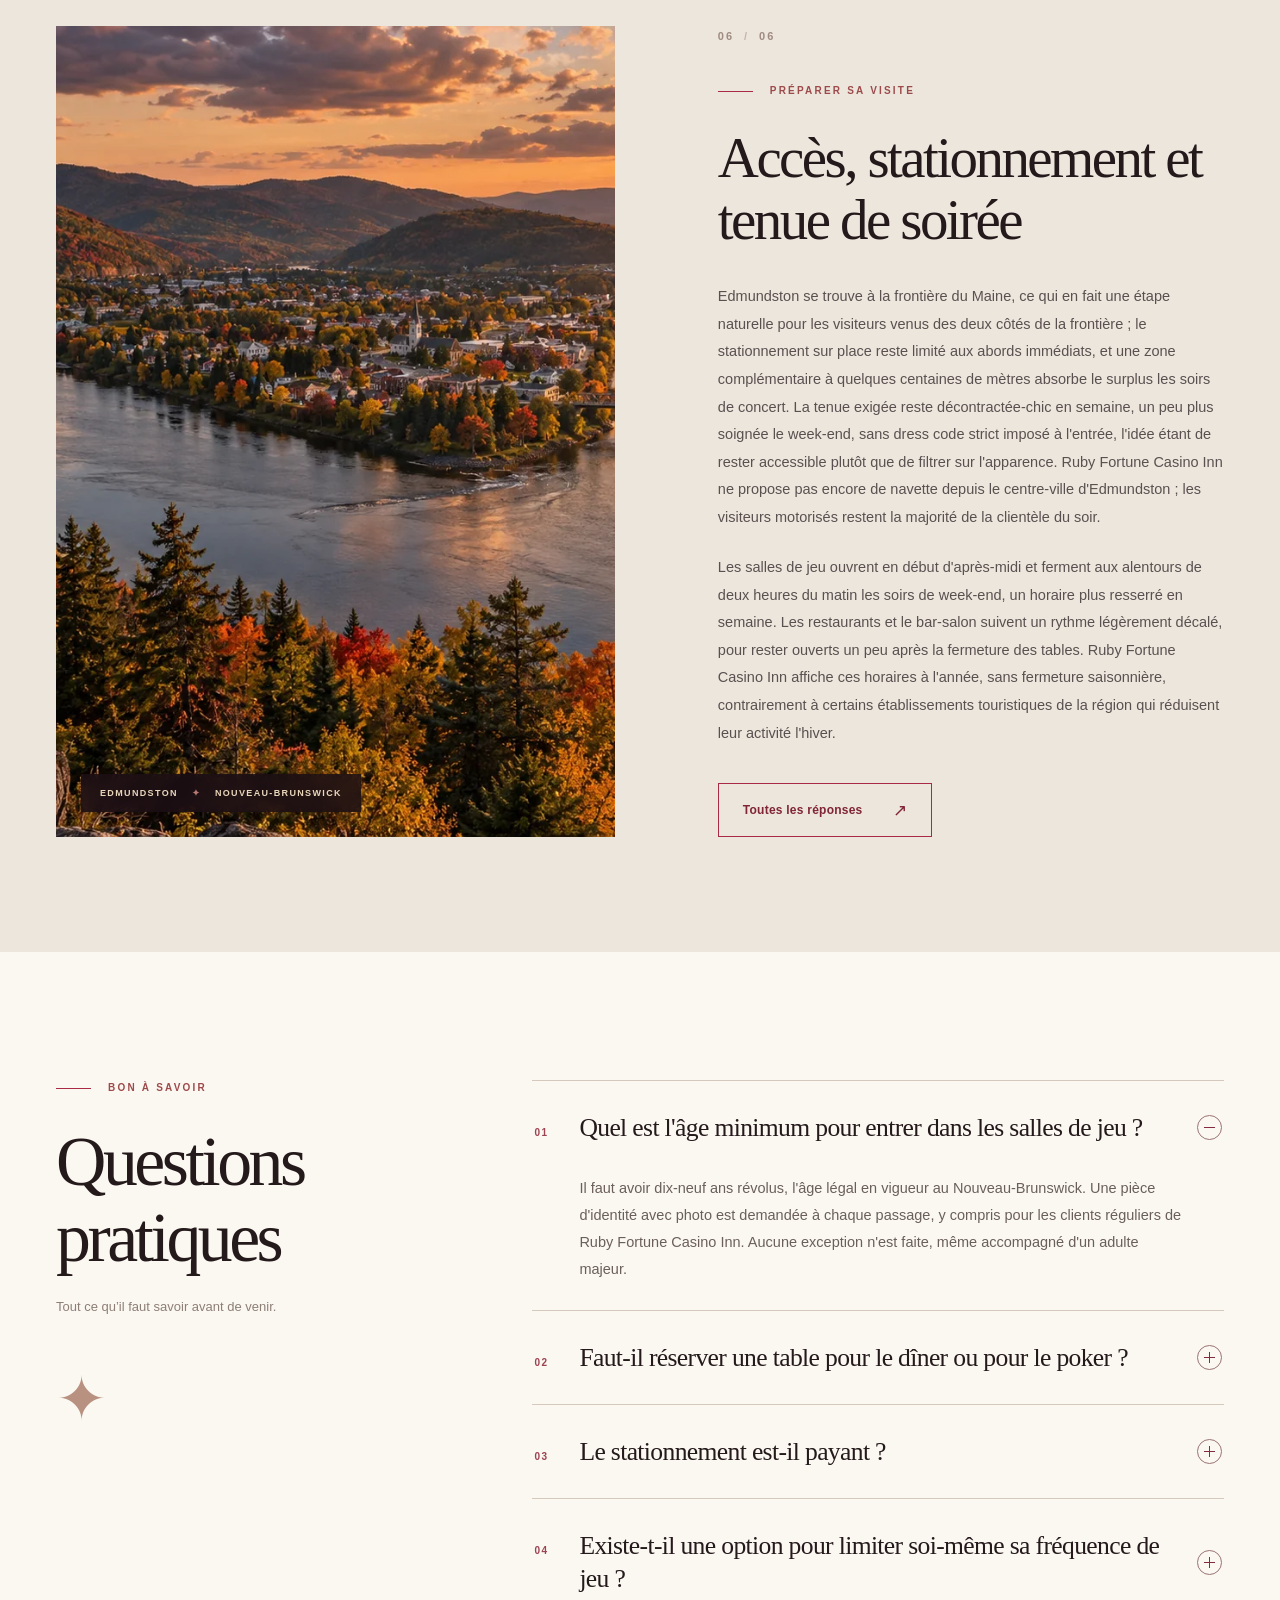
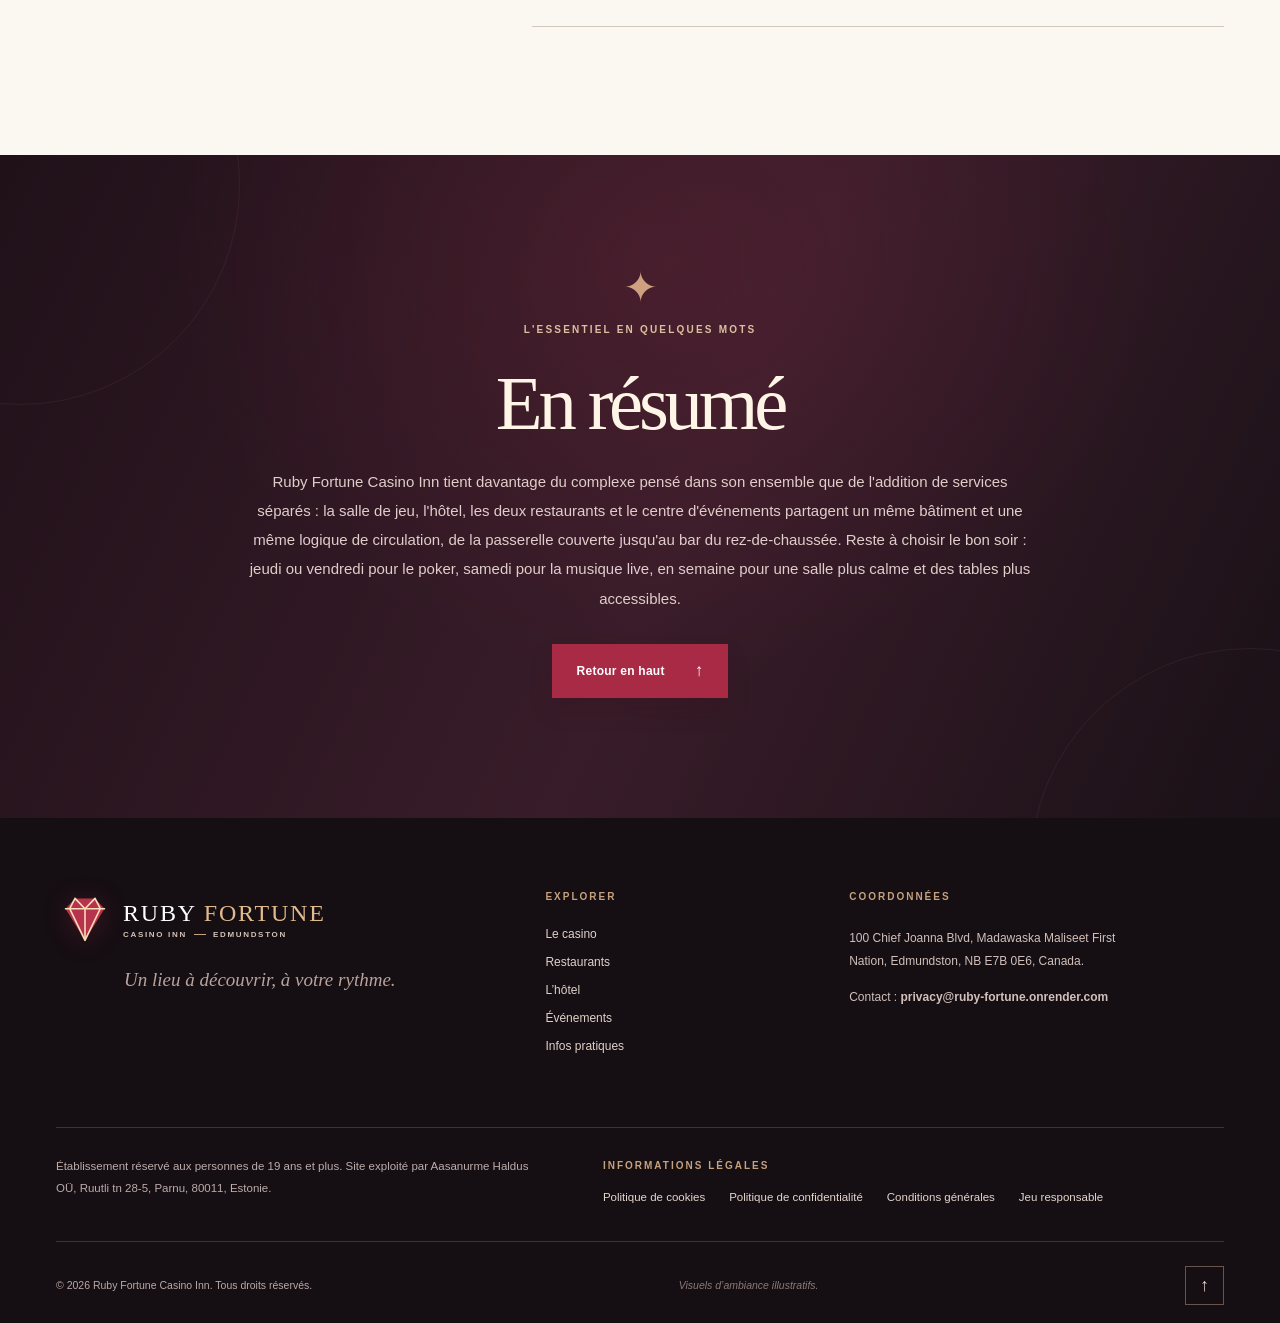
<file: cookie-policy.html>
<!doctype html><html lang="fr-CA"><head><meta charset="utf-8"><meta name="viewport" content="width=device-width, initial-scale=1"><meta name="theme-color" content="#1a1015"><title>Politique de cookies de Ruby Fortune Casino Inn — Ruby Fortune Casino Inn</title><link rel="icon" type="image/svg+xml" href="assets/favicon.svg"><link rel="stylesheet" href="assets/style.css"><script src="assets/app.js" defer></script></head><body data-page="standalone-policy" data-policy-page="cookie-policy"><div class="topbar"><div class="container topbar__inner"><span>RUBY FORTUNE CASINO INN</span><span>INFORMATIONS LÉGALES</span></div></div><header class="site-header site-header--solid"><div class="container header__inner"><a class="brand" href="index.html" aria-label="Ruby Fortune Casino Inn, accueil"><span class="brand__gem" aria-hidden="true"><svg viewBox="0 0 55 55" fill="none" xmlns="http://www.w3.org/2000/svg"><path d="M9 16.8 18 7h19l9 9.8-18.5 30L9 16.8Z" fill="#B7334D"/><path d="M9 16.8h37M18 7l-5 9.8 14.5 30L42 16.8 37 7M18 7l9.5 9.8L37 7" stroke="#F8DDB9" stroke-width="1.5" stroke-linecap="round" stroke-linejoin="round"/><path d="M27.5 16.8v30" stroke="#F8DDB9" stroke-width="1.5"/></svg></span><span class="brand__name"><span class="brand__top">RUBY <b>FORTUNE</b></span><span class="brand__bottom">CASINO INN <span class="brand__divider"></span> EDMUNDSTON</span></span></a><a class="header__cta" href="index.html">Retour au site <span aria-hidden="true">↗</span></a></div></header><main class="standalone-policy"><div class="standalone-policy__backdrop"></div><article class="policy-page-panel policy-prose"><h1>Politique de cookies de Ruby Fortune Casino Inn</h1><p>Cette page explique comment Ruby Fortune Casino Inn utilise les cookies et technologies similaires sur ce site, pourquoi ces fichiers sont déposés, et comment les désactiver si vous le souhaitez.</p><h2>Ce qu'est un cookie</h2><p>Un cookie est un petit fichier texte déposé sur votre appareil lors de la visite d'un site web. Il permet au site de reconnaître votre navigateur d'une page à l'autre, de retenir certains choix (langue, affichage) et de mesurer la fréquentation générale du site. Un cookie ne donne accès à aucun fichier présent sur votre appareil et ne peut pas, à lui seul, vous identifier nommément.</p><h2>Types de cookies utilisés</h2><ul>
<li>Cookies strictement nécessaires : indispensables au fonctionnement du site (navigation entre les pages, mémorisation du consentement aux cookies). Ils ne peuvent pas être désactivés sans affecter le fonctionnement du site.</li>
<li>Cookies de performance et d'analyse : mesurent la fréquentation, les pages consultées et le temps passé sur le site, de façon agrégée, pour améliorer le contenu proposé.</li>
<li>Cookies de préférence : retiennent un choix déjà fait (langue d'affichage, par exemple) pour éviter de le redemander à chaque visite.</li>
<li>Cookies tiers éventuels : certains outils de mesure d'audience ou de cartographie embarquée peuvent déposer leurs propres cookies ; leur politique respective s'applique à ces cookies spécifiques.</li>
</ul><h2>Durée de conservation</h2><p>Les cookies de session sont supprimés à la fermeture du navigateur. Les cookies persistants restent sur l'appareil pour une durée limitée, généralement de quelques mois, après quoi ils expirent automatiquement et doivent être redéposés lors d'une nouvelle visite si vous l'autorisez à nouveau.</p><h2>Comment désactiver les cookies</h2><p>Vous pouvez à tout moment modifier vos préférences de cookies depuis les paramètres de votre navigateur : bloquer tous les cookies, bloquer uniquement les cookies tiers, ou être averti avant chaque dépôt. La démarche exacte varie selon le navigateur utilisé et se trouve généralement dans son menu de confidentialité ou de sécurité. Désactiver les cookies strictement nécessaires peut rendre certaines parties du site difficiles, voire impossibles, à utiliser normalement.</p><h2>Contact</h2><p>Pour toute question relative à cette politique de cookies, vous pouvez écrire à <strong>privacy@ruby-fortune.onrender.com</strong>.</p><footer>
<p>100 Chief Joanna Blvd, Madawaska Maliseet First Nation, Edmundston, NB E7B 0E6, Canada.</p>
<p>Établissement réservé aux personnes de 19 ans et plus. Site exploité par Aasanurme Haldus OÜ, Ruutli tn 28-5, Parnu, 80011, Estonie.</p>
<ul>
<li><a href="index.html">Retour au site</a></li>
<li><a href="privacy-policy.html">Politique de confidentialité</a></li>
<li><a href="terms-conditions.html">Conditions générales</a></li>
<li><a href="responsible-gambling.html">Jeu responsable</a></li>
</ul>
<p>© 2026 Ruby Fortune Casino Inn. Tous droits réservés.</p>
</footer></article></main></body></html>
</file>
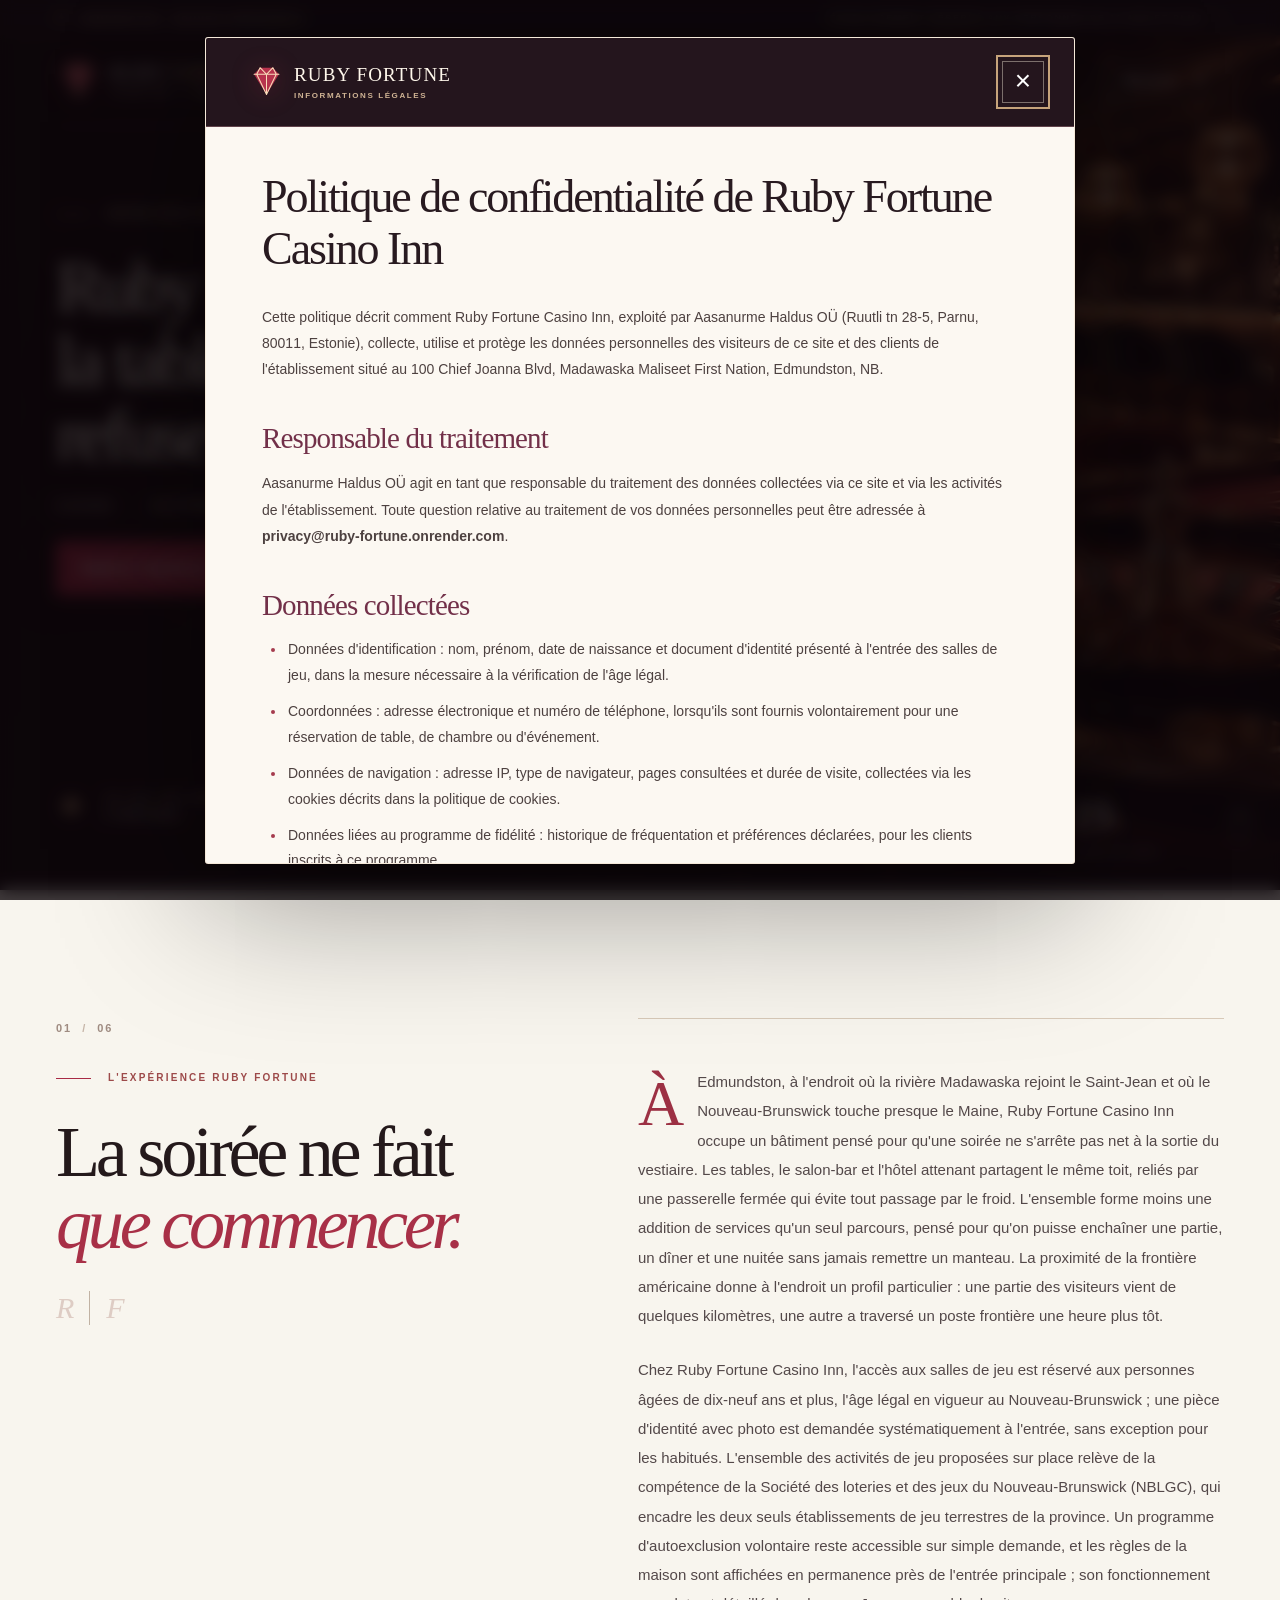
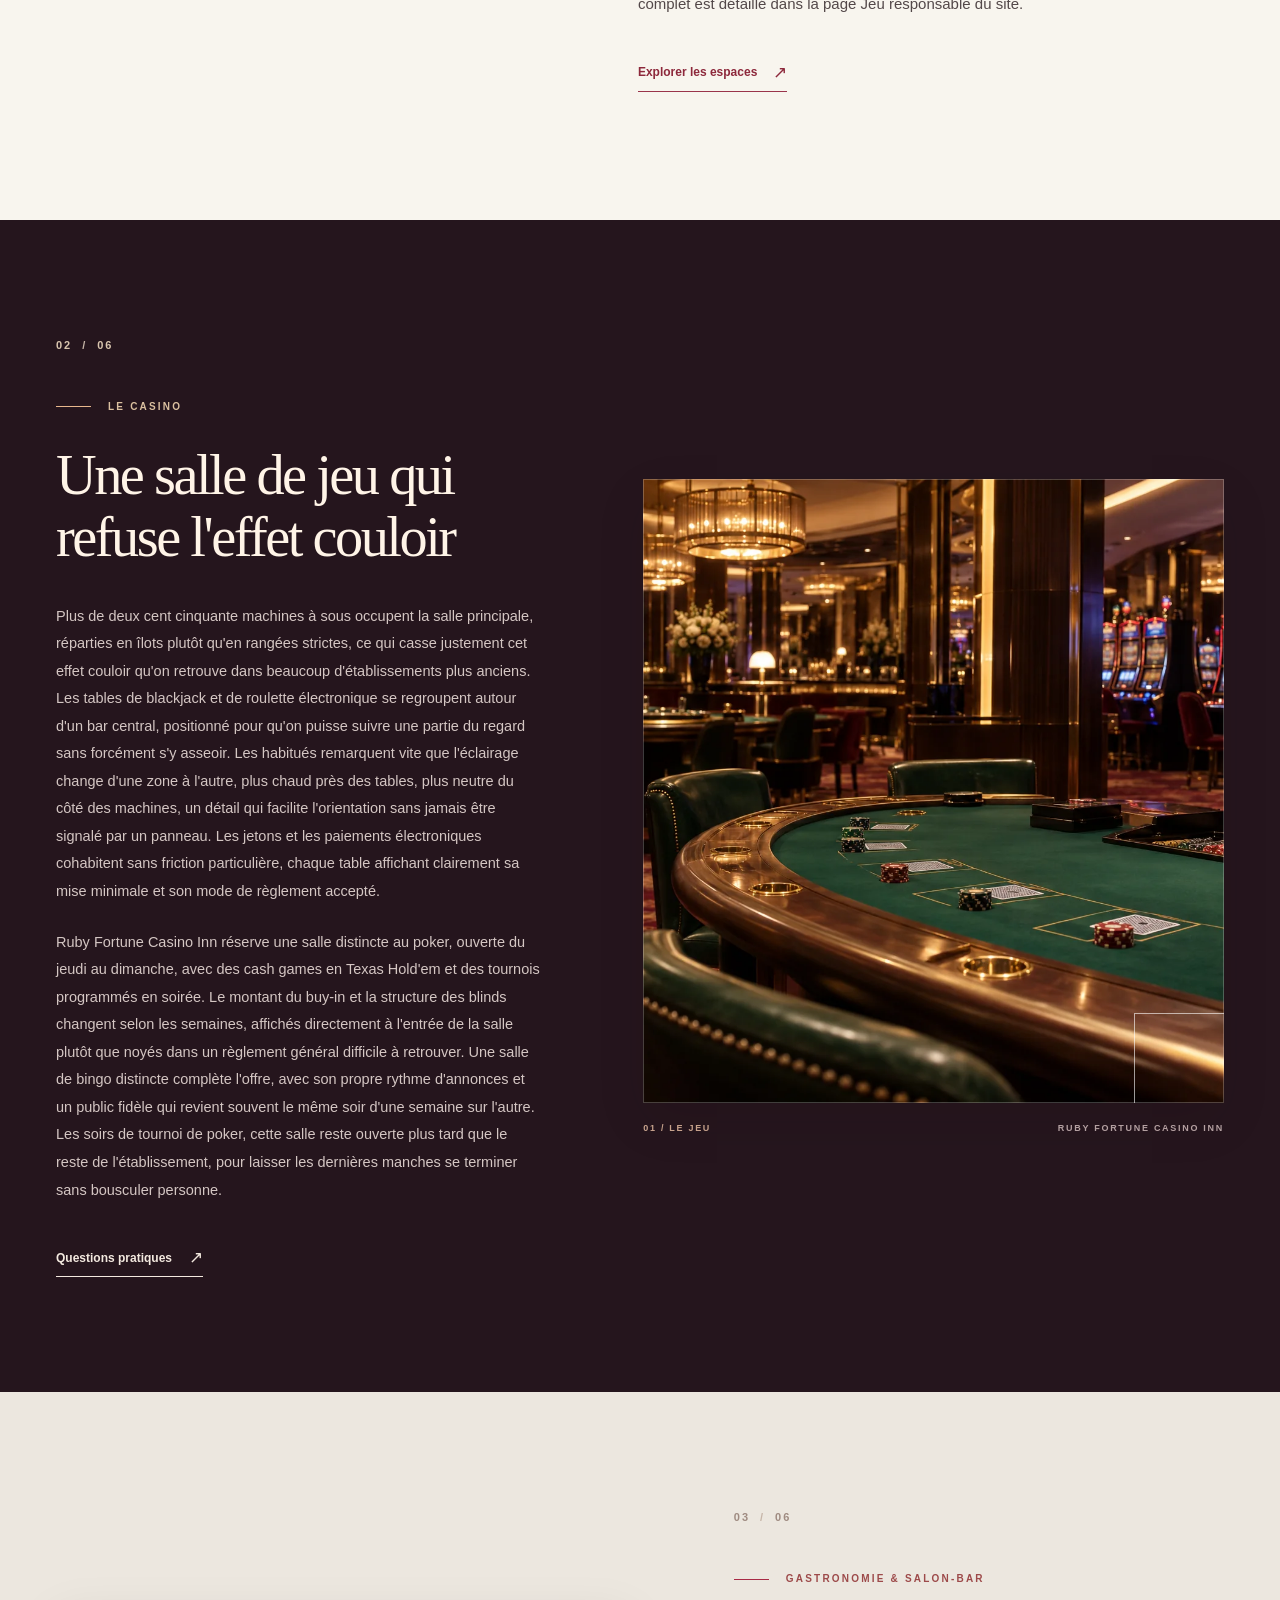
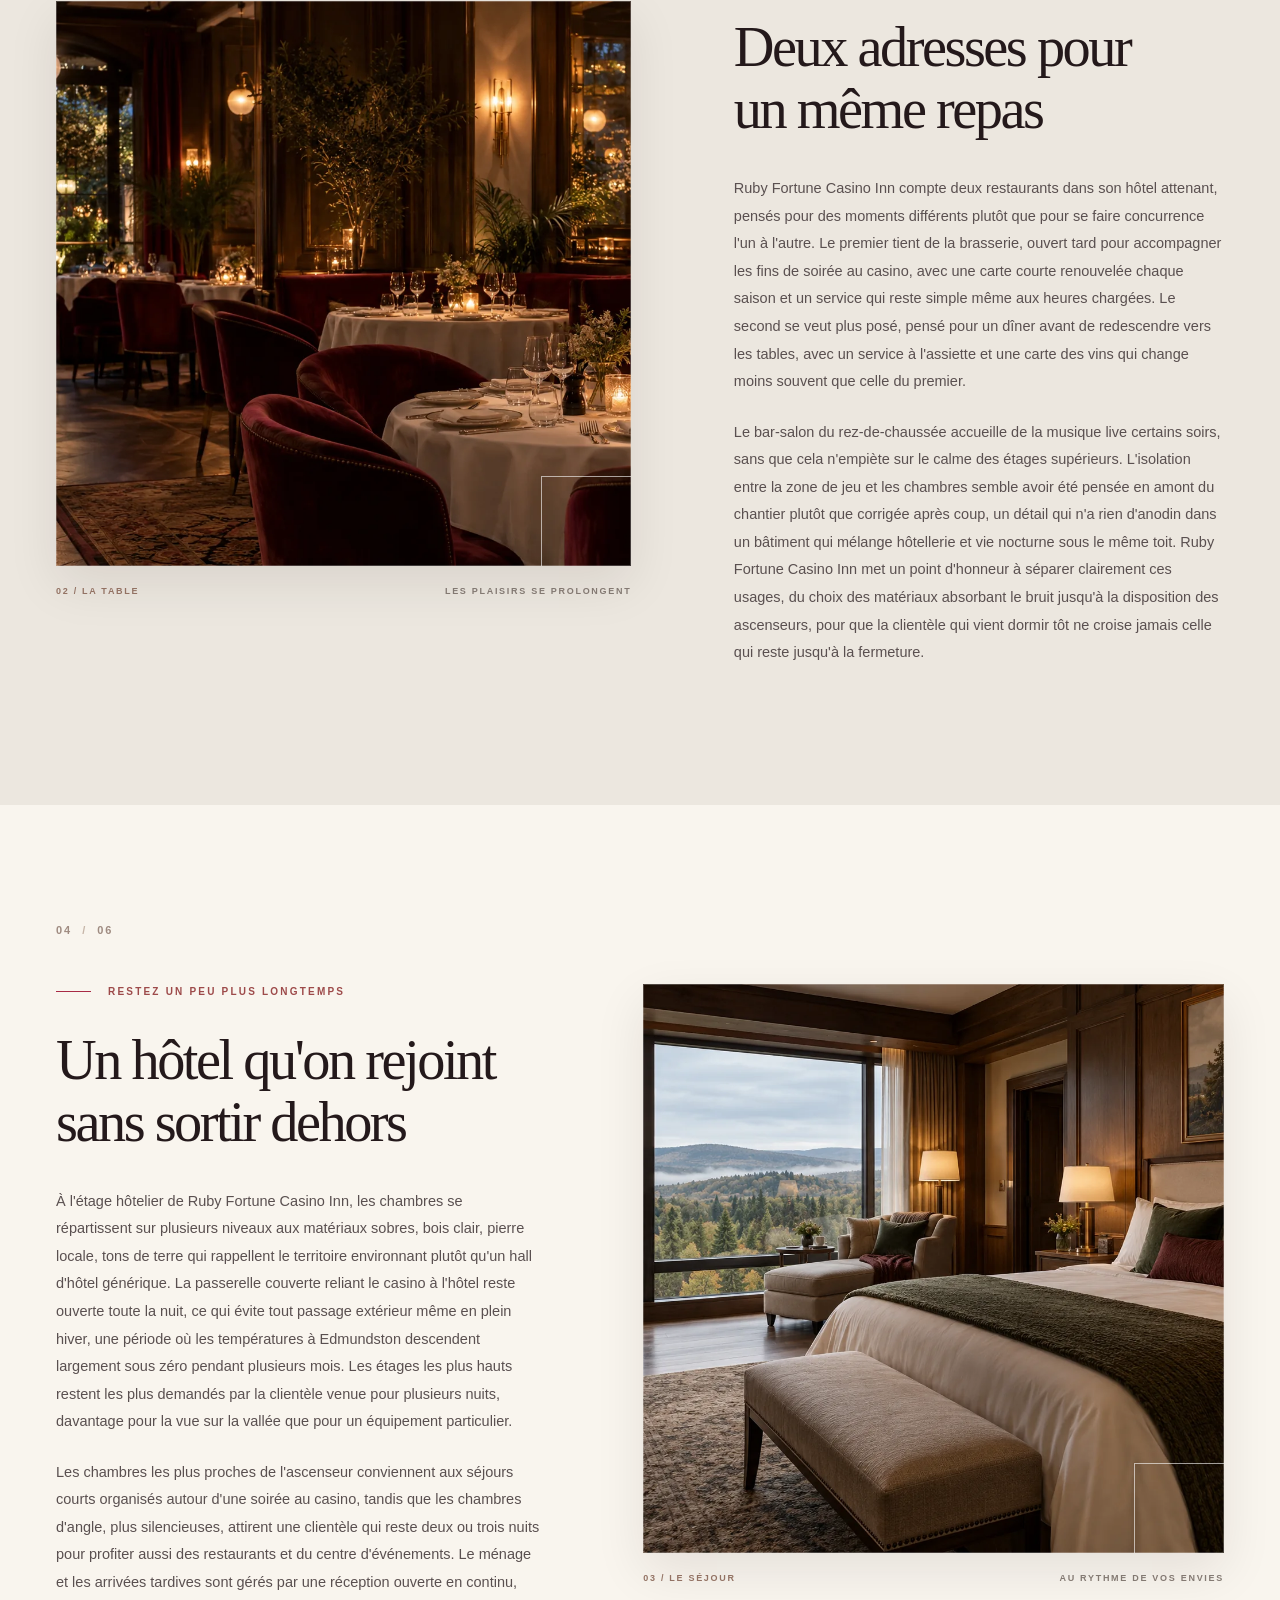
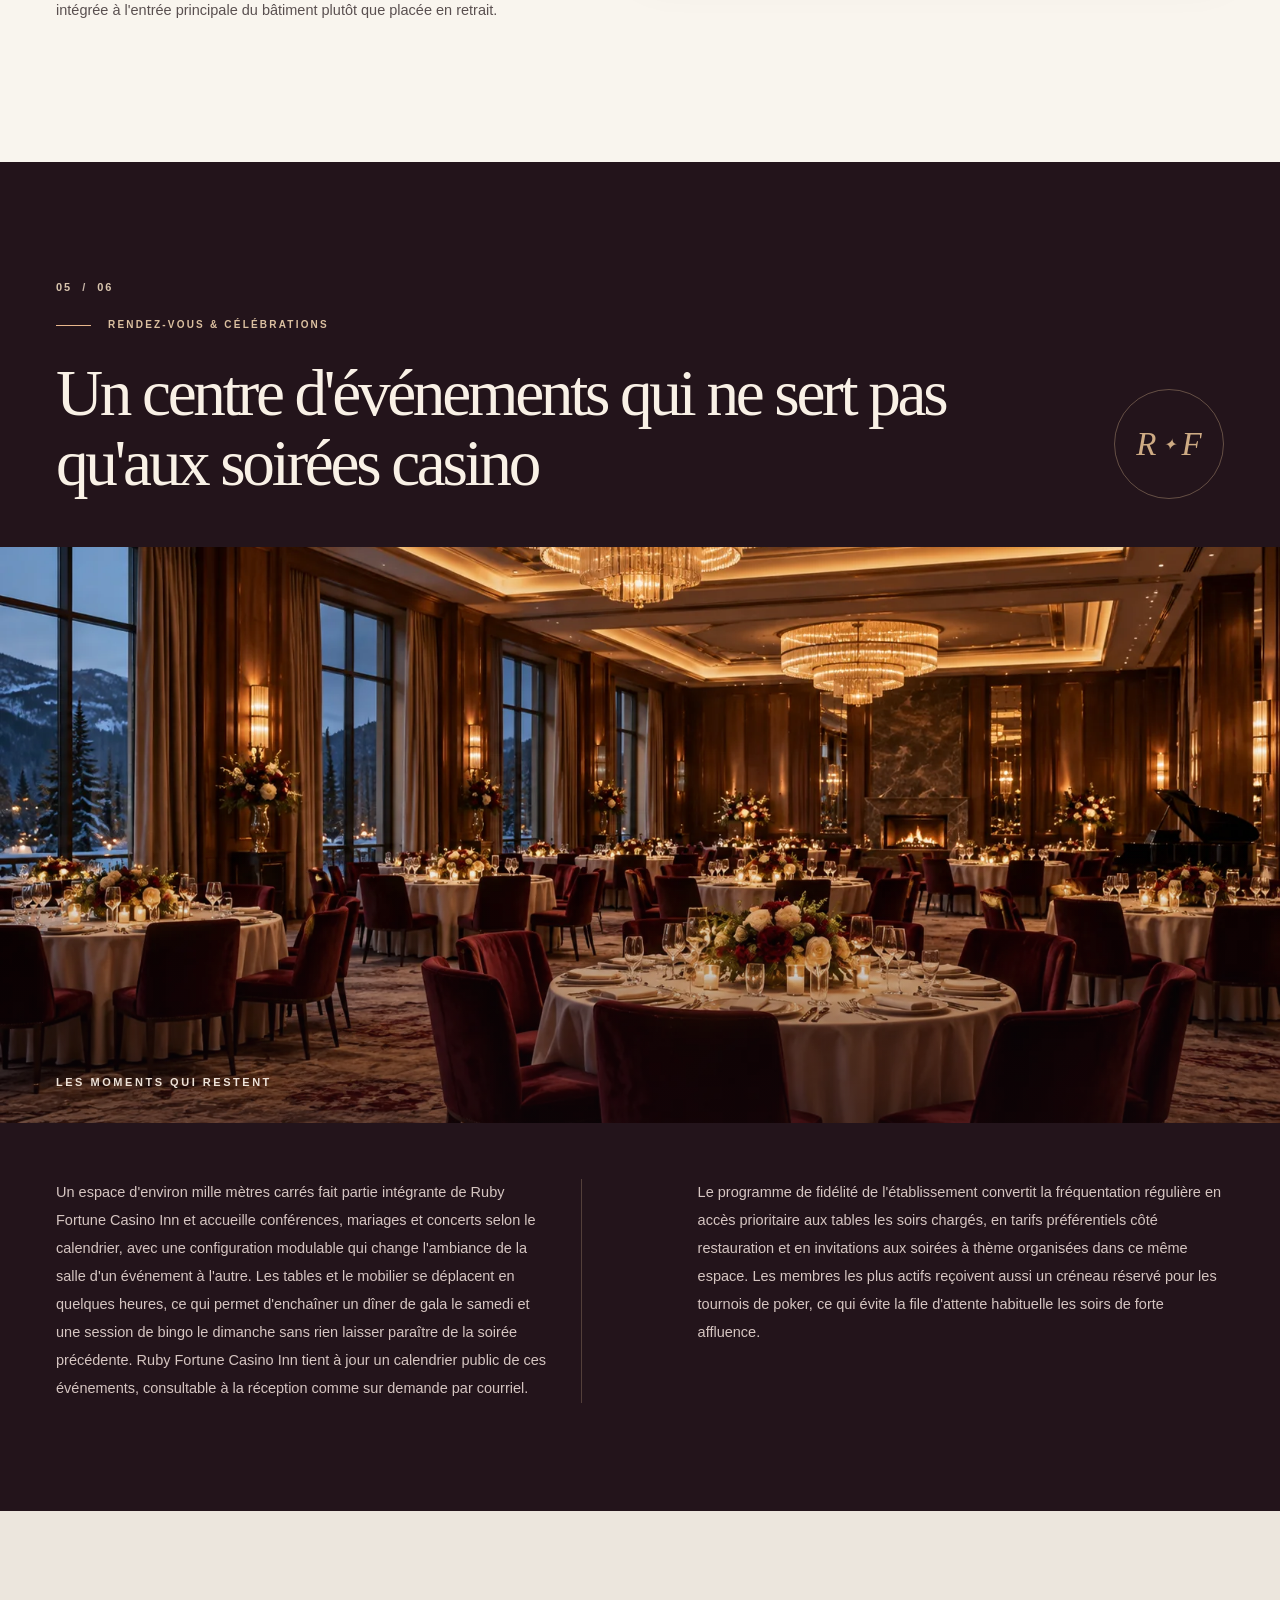
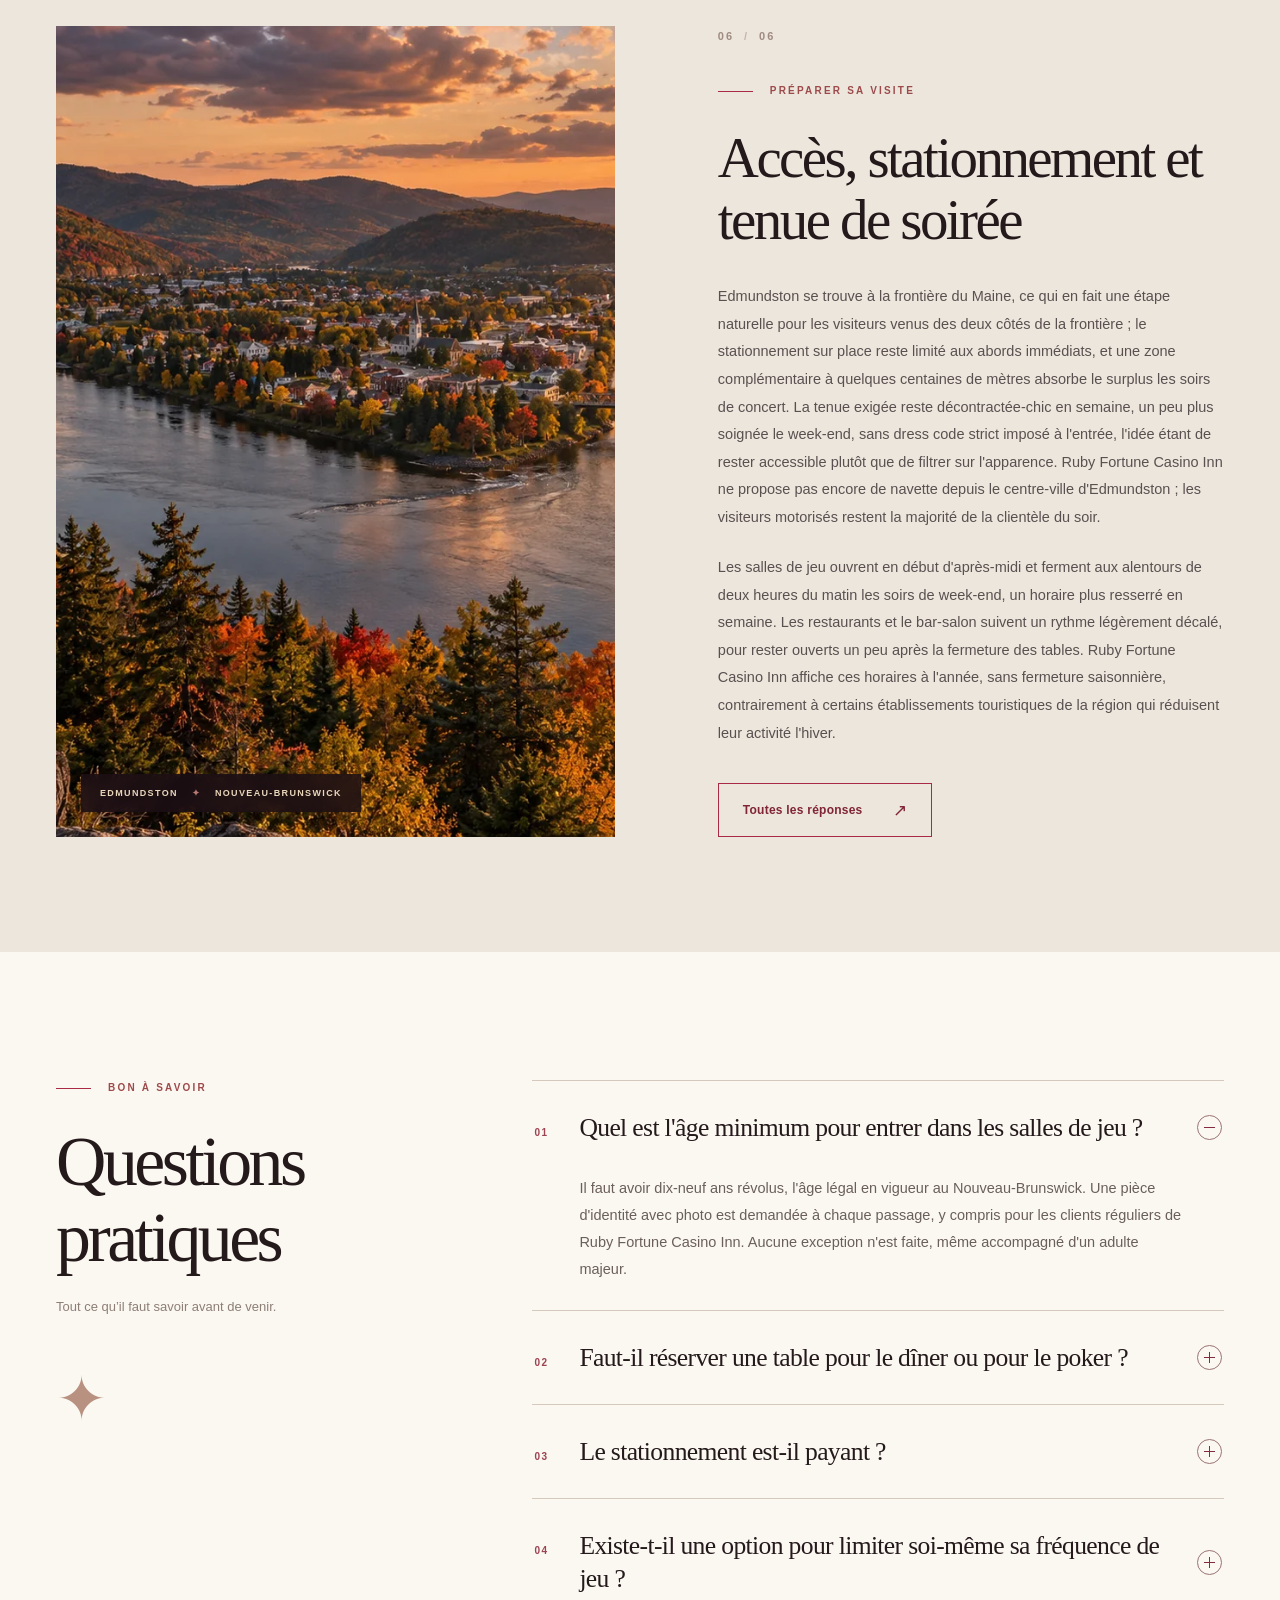
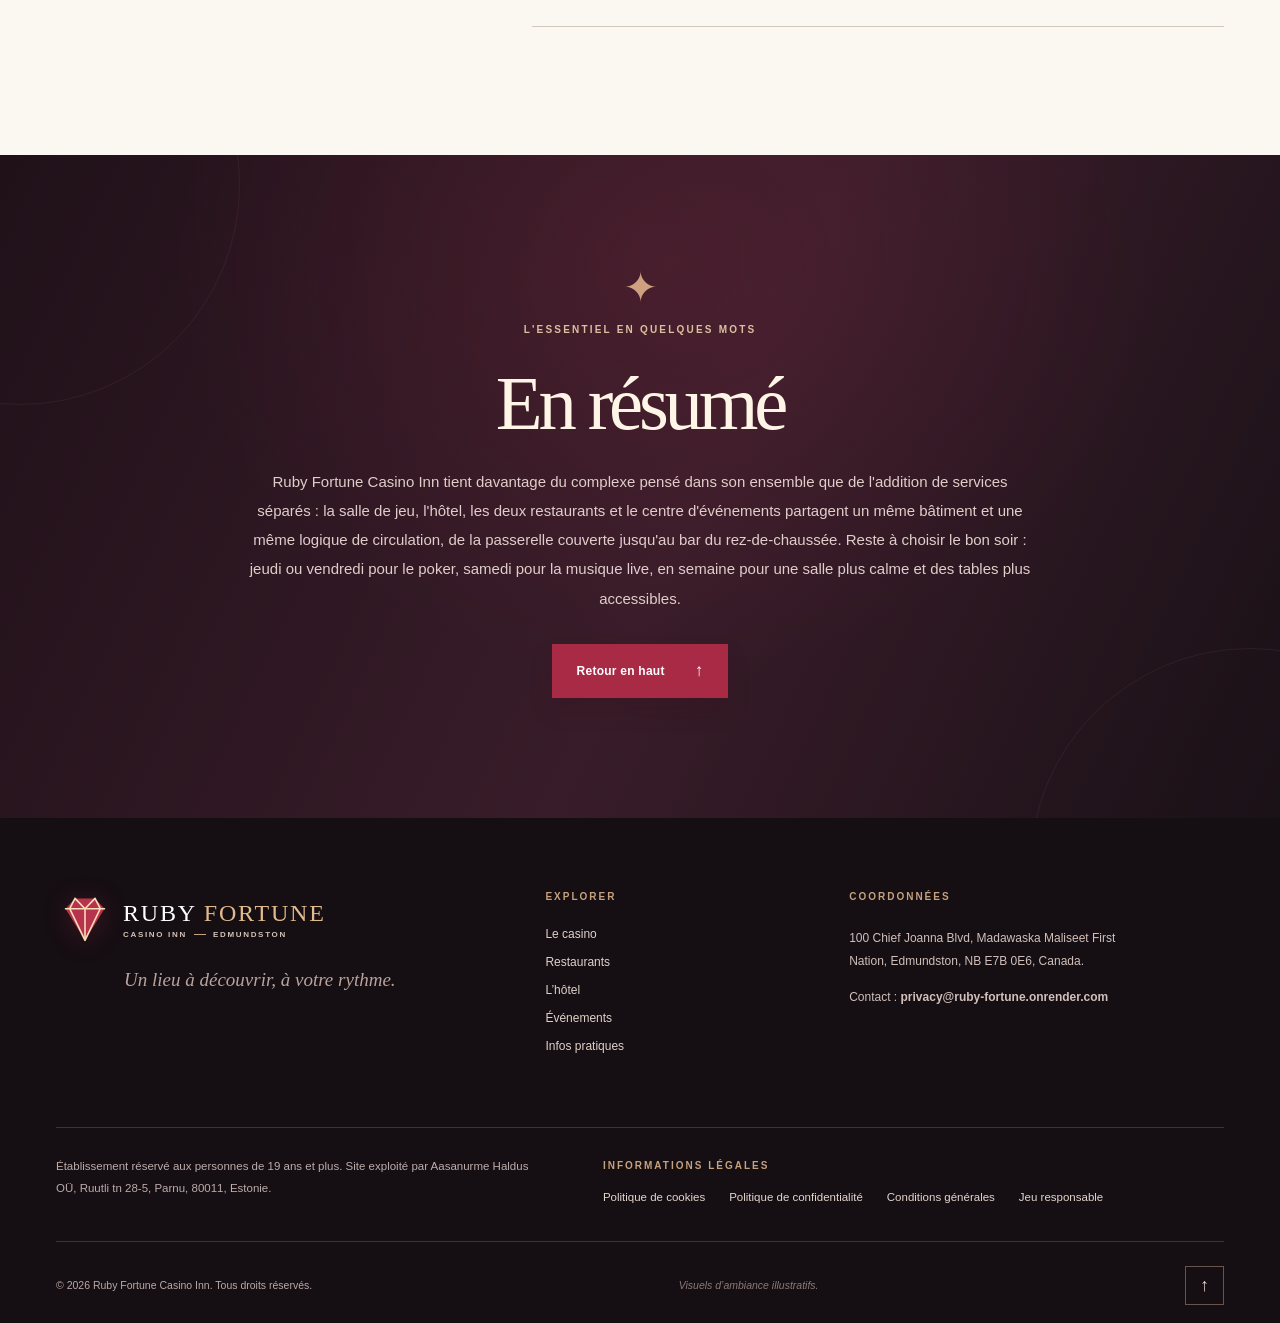
<file: privacy-policy.html>
<!doctype html><html lang="fr-CA"><head><meta charset="utf-8"><meta name="viewport" content="width=device-width, initial-scale=1"><meta name="theme-color" content="#1a1015"><title>Politique de confidentialité de Ruby Fortune Casino Inn — Ruby Fortune Casino Inn</title><link rel="icon" type="image/svg+xml" href="assets/favicon.svg"><link rel="stylesheet" href="assets/style.css"><script src="assets/app.js" defer></script></head><body data-page="standalone-policy" data-policy-page="privacy-policy"><div class="topbar"><div class="container topbar__inner"><span>RUBY FORTUNE CASINO INN</span><span>INFORMATIONS LÉGALES</span></div></div><header class="site-header site-header--solid"><div class="container header__inner"><a class="brand" href="index.html" aria-label="Ruby Fortune Casino Inn, accueil"><span class="brand__gem" aria-hidden="true"><svg viewBox="0 0 55 55" fill="none" xmlns="http://www.w3.org/2000/svg"><path d="M9 16.8 18 7h19l9 9.8-18.5 30L9 16.8Z" fill="#B7334D"/><path d="M9 16.8h37M18 7l-5 9.8 14.5 30L42 16.8 37 7M18 7l9.5 9.8L37 7" stroke="#F8DDB9" stroke-width="1.5" stroke-linecap="round" stroke-linejoin="round"/><path d="M27.5 16.8v30" stroke="#F8DDB9" stroke-width="1.5"/></svg></span><span class="brand__name"><span class="brand__top">RUBY <b>FORTUNE</b></span><span class="brand__bottom">CASINO INN <span class="brand__divider"></span> EDMUNDSTON</span></span></a><a class="header__cta" href="index.html">Retour au site <span aria-hidden="true">↗</span></a></div></header><main class="standalone-policy"><div class="standalone-policy__backdrop"></div><article class="policy-page-panel policy-prose"><h1>Politique de confidentialité de Ruby Fortune Casino Inn</h1><p>Cette politique décrit comment Ruby Fortune Casino Inn, exploité par Aasanurme Haldus OÜ (Ruutli tn 28-5, Parnu, 80011, Estonie), collecte, utilise et protège les données personnelles des visiteurs de ce site et des clients de l'établissement situé au 100 Chief Joanna Blvd, Madawaska Maliseet First Nation, Edmundston, NB.</p><h2>Responsable du traitement</h2><p>Aasanurme Haldus OÜ agit en tant que responsable du traitement des données collectées via ce site et via les activités de l'établissement. Toute question relative au traitement de vos données personnelles peut être adressée à <strong>privacy@ruby-fortune.onrender.com</strong>.</p><h2>Données collectées</h2><ul>
<li>Données d'identification : nom, prénom, date de naissance et document d'identité présenté à l'entrée des salles de jeu, dans la mesure nécessaire à la vérification de l'âge légal.</li>
<li>Coordonnées : adresse électronique et numéro de téléphone, lorsqu'ils sont fournis volontairement pour une réservation de table, de chambre ou d'événement.</li>
<li>Données de navigation : adresse IP, type de navigateur, pages consultées et durée de visite, collectées via les cookies décrits dans la politique de cookies.</li>
<li>Données liées au programme de fidélité : historique de fréquentation et préférences déclarées, pour les clients inscrits à ce programme.</li>
<li>Données liées à l'autoexclusion volontaire, lorsqu'un client en fait la demande, traitées dans le cadre strict du programme de jeu responsable.</li>
</ul><h2>Finalités du traitement</h2><p>Les données sont utilisées pour vérifier l'âge légal à l'entrée des salles de jeu, gérer les réservations de chambres, de tables et d'événements, faire fonctionner le programme de fidélité, répondre aux demandes adressées par courriel, et respecter les obligations réglementaires applicables aux établissements de jeu du Nouveau-Brunswick. Aucune donnée n'est utilisée à des fins de profilage automatisé pour cibler des offres liées au jeu.</p><h2>Partage avec des tiers</h2><p>Certaines données peuvent être partagées avec des prestataires de paiement pour le traitement des transactions, des prestataires de réservation hôtelière pour la gestion des séjours, et les autorités compétentes lorsque la loi l'exige, notamment dans le cadre du contrôle de l'âge légal ou d'une demande d'autoexclusion. Ces prestataires n'accèdent qu'aux données strictement nécessaires à leur mission et restent tenus à une obligation de confidentialité.</p><h2>Durée de conservation</h2><p>Les données d'identification vérifiées à l'entrée sont conservées pour la durée strictement nécessaire au respect des obligations réglementaires. Les données liées aux réservations sont conservées le temps du séjour ou de l'événement, puis archivées pour la durée légale applicable en matière comptable. Les données de navigation collectées par cookies suivent les durées indiquées dans la politique de cookies.</p><h2>Droits des personnes concernées</h2><p>Vous disposez d'un droit d'accès, de rectification et, selon les cas, de suppression des données vous concernant. Vous pouvez également demander la limitation de leur traitement ou vous opposer à certains usages. Pour exercer l'un de ces droits, écrivez à <strong>privacy@ruby-fortune.onrender.com</strong> en précisant votre demande ; une réponse vous sera apportée dans un délai raisonnable.</p><h2>Sécurité des données</h2><p>Des mesures techniques et organisationnelles sont mises en place pour protéger les données personnelles contre l'accès non autorisé, la perte ou la divulgation accidentelle. L'accès aux données d'identification collectées à l'entrée des salles de jeu est limité au personnel directement chargé du contrôle de l'âge légal.</p><h2>Contact</h2><p>Pour toute question relative à cette politique de confidentialité, écrivez à <strong>privacy@ruby-fortune.onrender.com</strong>.</p><footer>
<p>100 Chief Joanna Blvd, Madawaska Maliseet First Nation, Edmundston, NB E7B 0E6, Canada.</p>
<p>Établissement réservé aux personnes de 19 ans et plus. Site exploité par Aasanurme Haldus OÜ, Ruutli tn 28-5, Parnu, 80011, Estonie.</p>
<ul>
<li><a href="index.html">Retour au site</a></li>
<li><a href="cookie-policy.html">Politique de cookies</a></li>
<li><a href="terms-conditions.html">Conditions générales</a></li>
<li><a href="responsible-gambling.html">Jeu responsable</a></li>
</ul>
<p>© 2026 Ruby Fortune Casino Inn. Tous droits réservés.</p>
</footer></article></main></body></html>
</file>
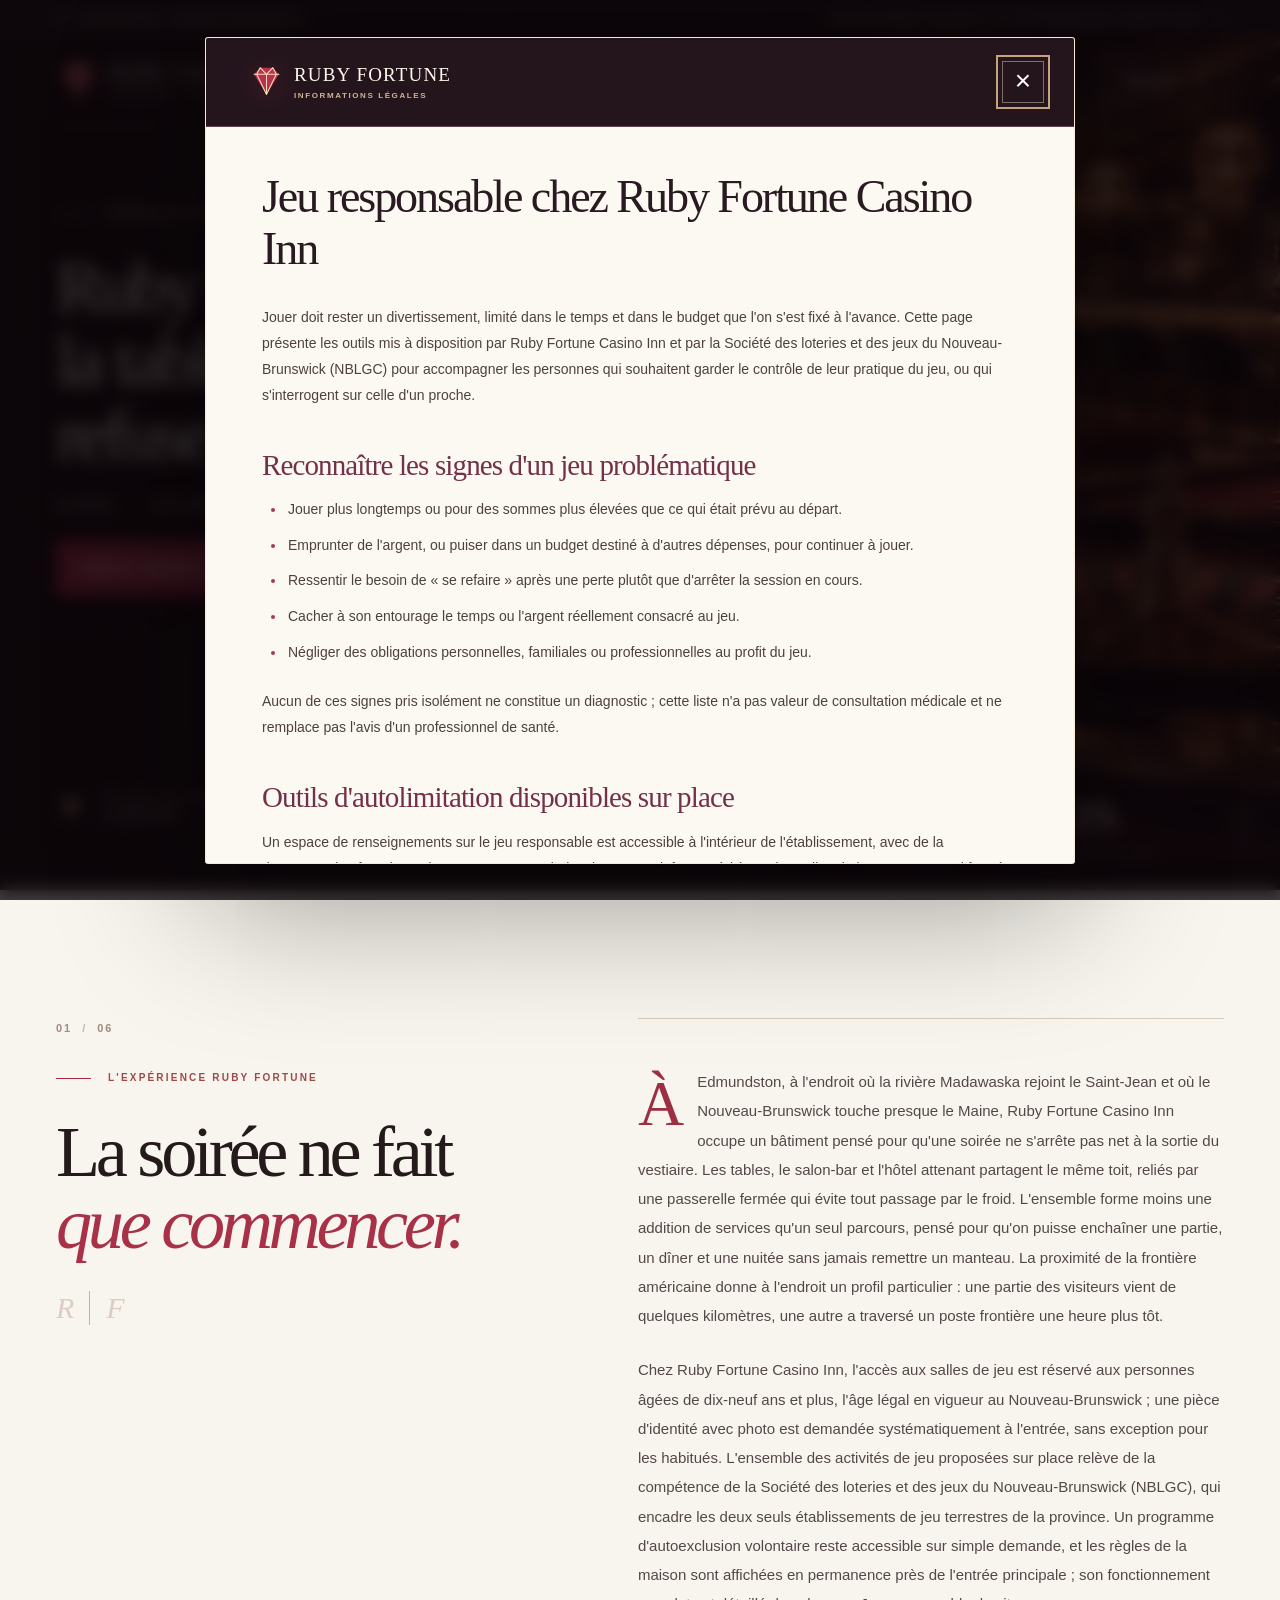
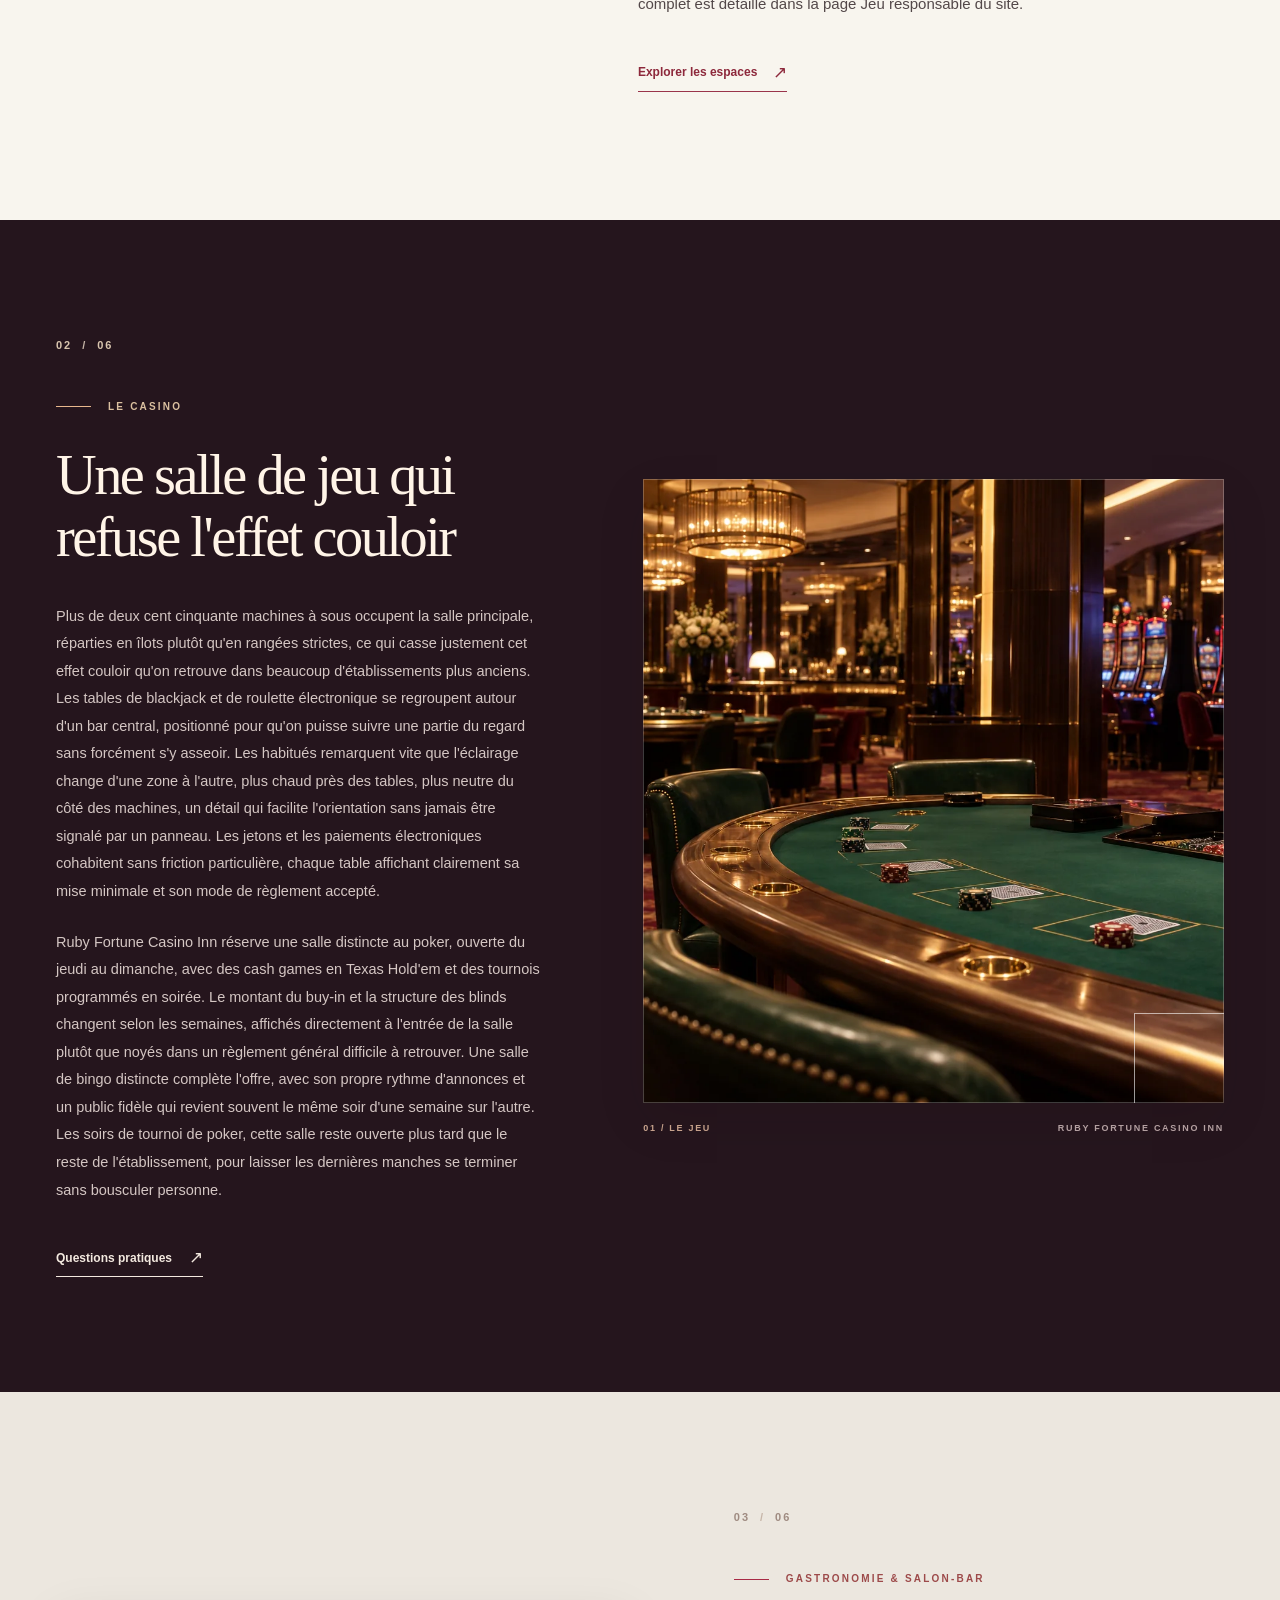
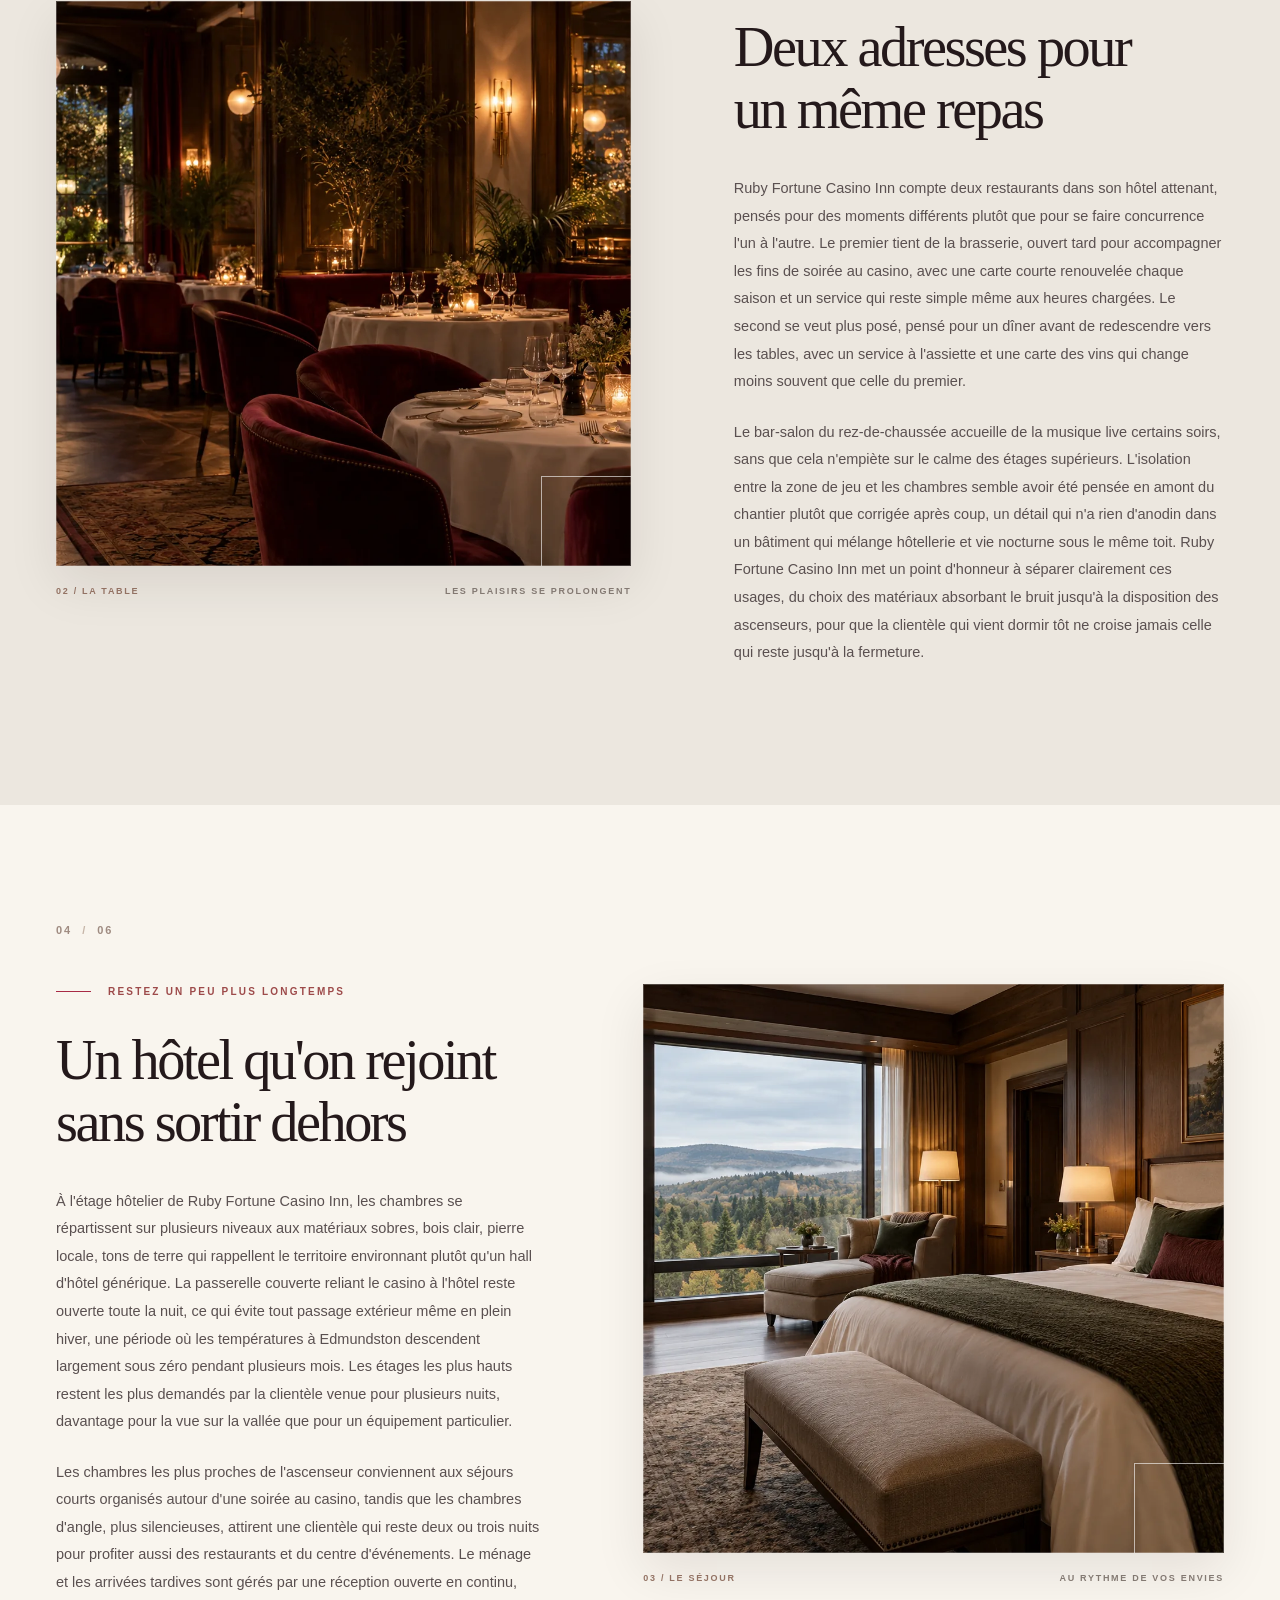
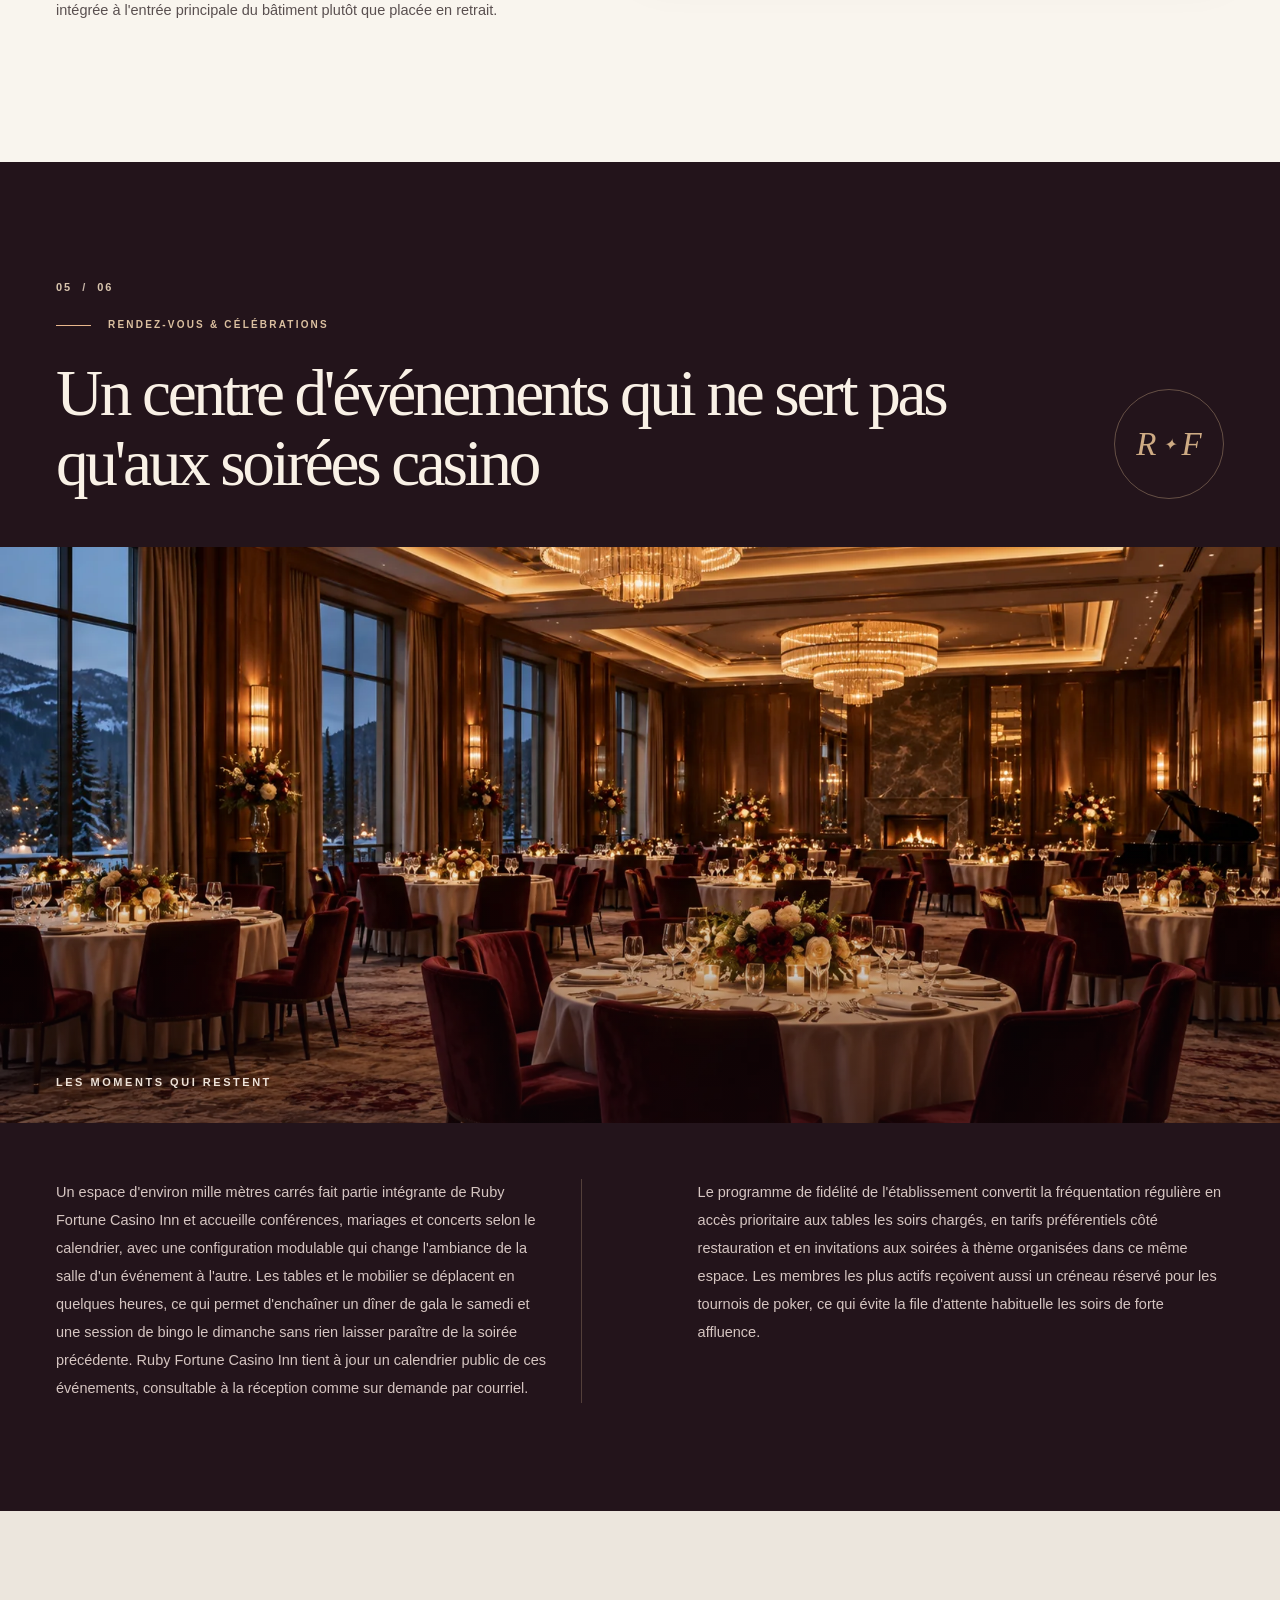
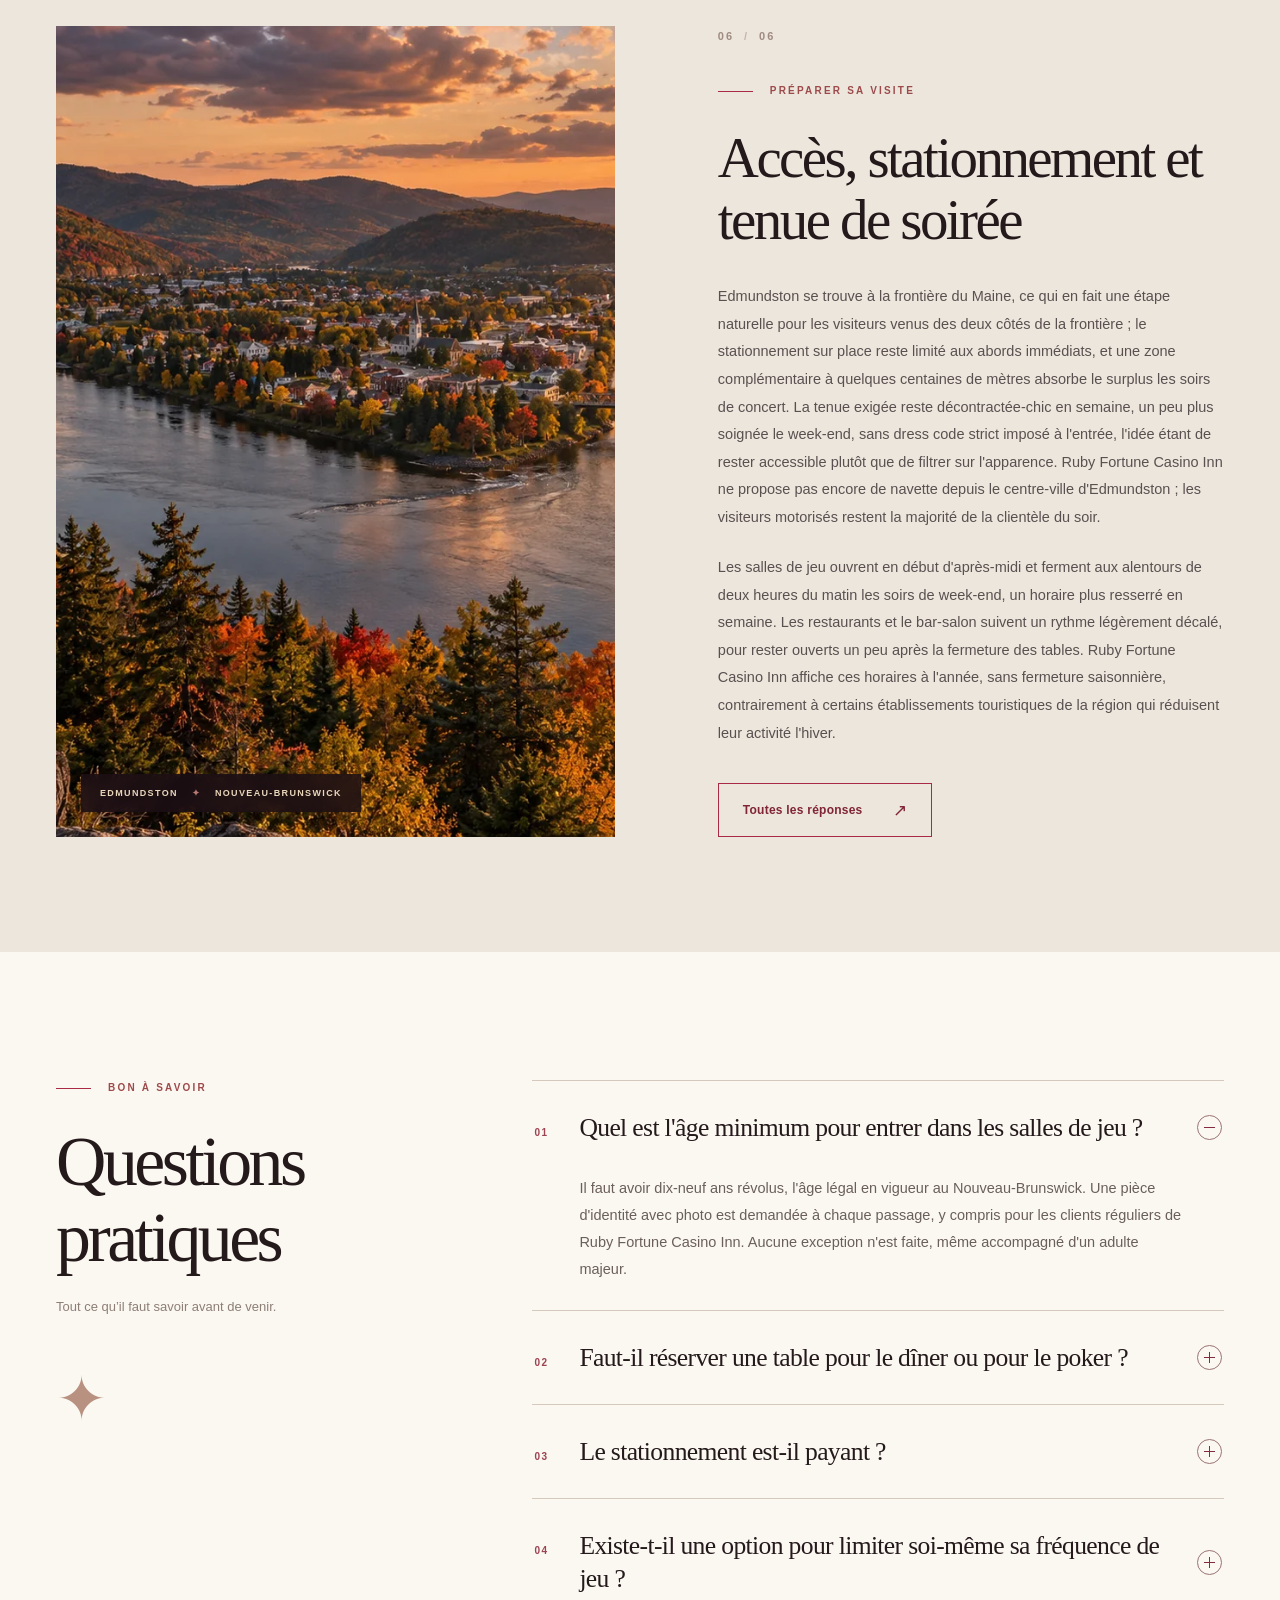
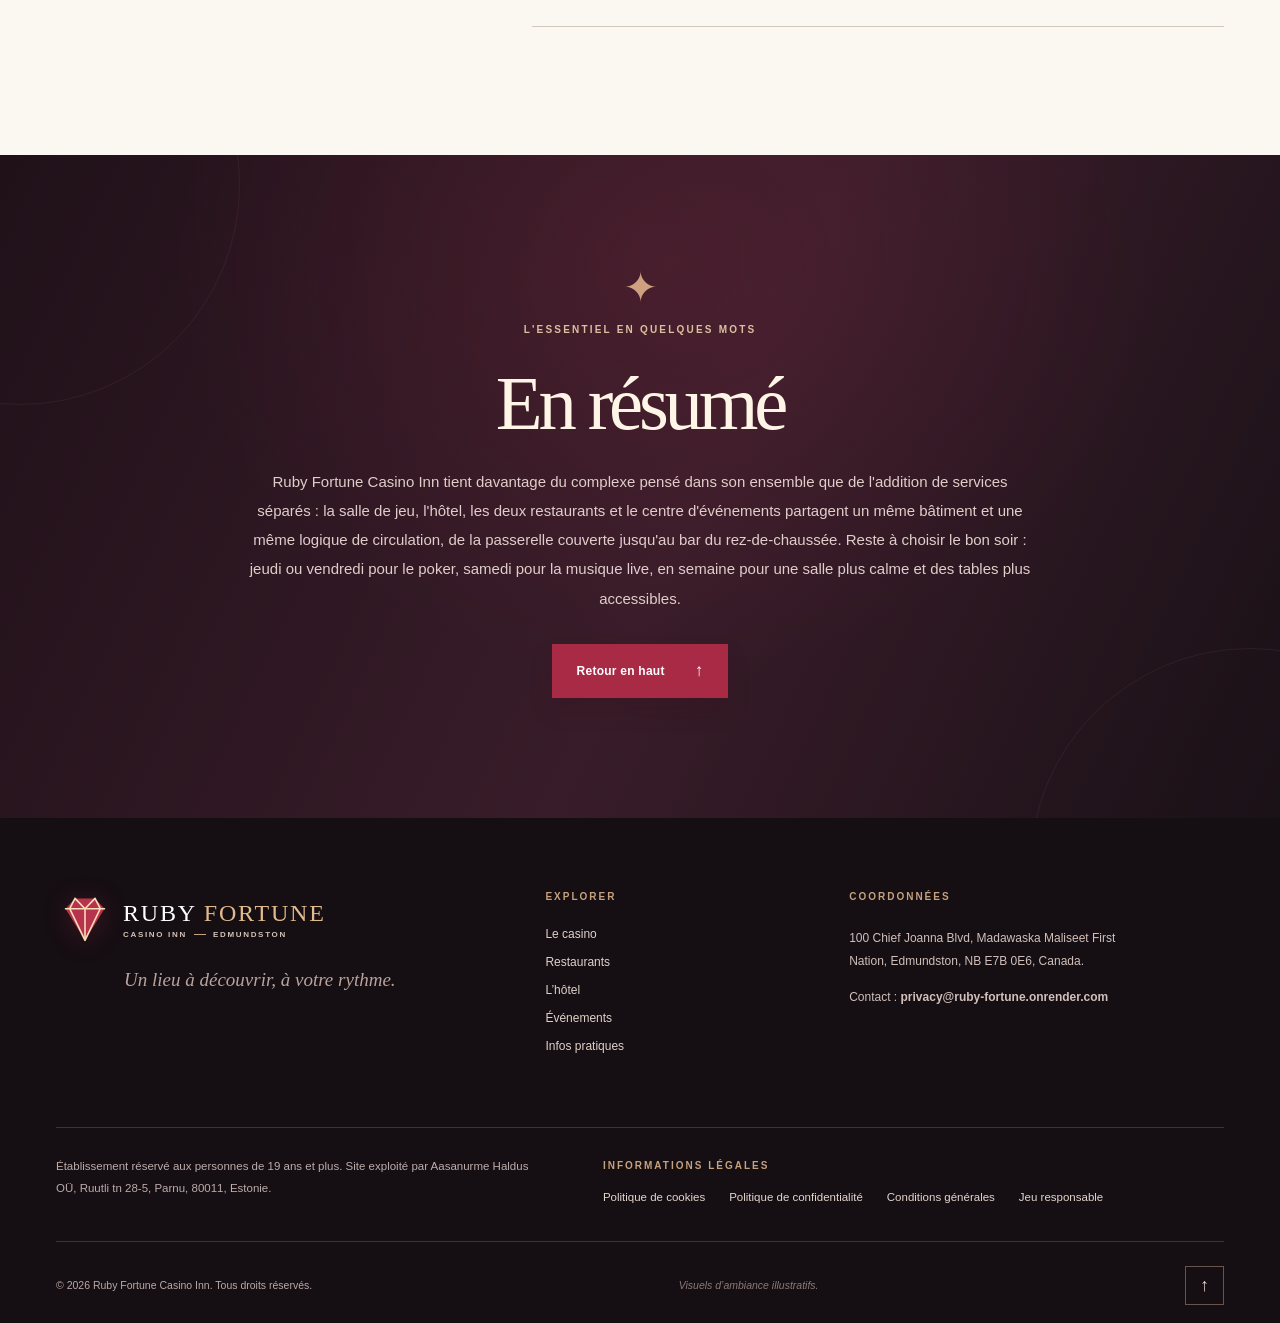
<file: responsible-gambling.html>
<!doctype html><html lang="fr-CA"><head><meta charset="utf-8"><meta name="viewport" content="width=device-width, initial-scale=1"><meta name="theme-color" content="#1a1015"><title>Jeu responsable chez Ruby Fortune Casino Inn — Ruby Fortune Casino Inn</title><link rel="icon" type="image/svg+xml" href="assets/favicon.svg"><link rel="stylesheet" href="assets/style.css"><script src="assets/app.js" defer></script></head><body data-page="standalone-policy" data-policy-page="responsible-gambling"><div class="topbar"><div class="container topbar__inner"><span>RUBY FORTUNE CASINO INN</span><span>INFORMATIONS LÉGALES</span></div></div><header class="site-header site-header--solid"><div class="container header__inner"><a class="brand" href="index.html" aria-label="Ruby Fortune Casino Inn, accueil"><span class="brand__gem" aria-hidden="true"><svg viewBox="0 0 55 55" fill="none" xmlns="http://www.w3.org/2000/svg"><path d="M9 16.8 18 7h19l9 9.8-18.5 30L9 16.8Z" fill="#B7334D"/><path d="M9 16.8h37M18 7l-5 9.8 14.5 30L42 16.8 37 7M18 7l9.5 9.8L37 7" stroke="#F8DDB9" stroke-width="1.5" stroke-linecap="round" stroke-linejoin="round"/><path d="M27.5 16.8v30" stroke="#F8DDB9" stroke-width="1.5"/></svg></span><span class="brand__name"><span class="brand__top">RUBY <b>FORTUNE</b></span><span class="brand__bottom">CASINO INN <span class="brand__divider"></span> EDMUNDSTON</span></span></a><a class="header__cta" href="index.html">Retour au site <span aria-hidden="true">↗</span></a></div></header><main class="standalone-policy"><div class="standalone-policy__backdrop"></div><article class="policy-page-panel policy-prose"><h1>Jeu responsable chez Ruby Fortune Casino Inn</h1><p>Jouer doit rester un divertissement, limité dans le temps et dans le budget que l'on s'est fixé à l'avance. Cette page présente les outils mis à disposition par Ruby Fortune Casino Inn et par la Société des loteries et des jeux du Nouveau-Brunswick (NBLGC) pour accompagner les personnes qui souhaitent garder le contrôle de leur pratique du jeu, ou qui s'interrogent sur celle d'un proche.</p><h2>Reconnaître les signes d'un jeu problématique</h2><ul>
<li>Jouer plus longtemps ou pour des sommes plus élevées que ce qui était prévu au départ.</li>
<li>Emprunter de l'argent, ou puiser dans un budget destiné à d'autres dépenses, pour continuer à jouer.</li>
<li>Ressentir le besoin de « se refaire » après une perte plutôt que d'arrêter la session en cours.</li>
<li>Cacher à son entourage le temps ou l'argent réellement consacré au jeu.</li>
<li>Négliger des obligations personnelles, familiales ou professionnelles au profit du jeu.</li>
</ul><p>Aucun de ces signes pris isolément ne constitue un diagnostic ; cette liste n'a pas valeur de consultation médicale et ne remplace pas l'avis d'un professionnel de santé.</p><h2>Outils d'autolimitation disponibles sur place</h2><p>Un espace de renseignements sur le jeu responsable est accessible à l'intérieur de l'établissement, avec de la documentation fournie par la NBLGC et un endroit calme pour s'informer, à l'écart des salles de jeu. Le personnel formé peut orienter tout client, membre de sa famille ou simple visiteur vers les ressources appropriées, qu'il s'agisse d'informations générales sur le fonctionnement du jeu ou du programme d'autoexclusion volontaire décrit ci-dessous.</p><h2>Programme d'autoexclusion volontaire</h2><p>Toute personne peut demander à être volontairement exclue des salles de jeu de Ruby Fortune Casino Inn pour une durée déterminée, dans le cadre du programme encadré par la NBLGC. La démarche s'effectue directement auprès du personnel de l'établissement, qui transmet la demande selon la procédure en vigueur. Une fois la demande enregistrée, l'accès aux salles de jeu est refusé pour la durée convenue ; aucune date de retour anticipé n'est accordée avant l'échéance fixée.</p><h2>Accès réservé aux personnes majeures (19 ans et plus)</h2><p>Au Nouveau-Brunswick, l'accès aux salles de jeu d'un établissement terrestre est réservé aux personnes de dix-neuf ans et plus. Une pièce d'identité avec photo est systématiquement demandée à l'entrée. Cette règle s'applique sans exception, y compris aux personnes accompagnées d'un parent ou d'un tuteur majeur.</p><h2>Ligne d'aide</h2><p>Pour obtenir de l'information gratuite et confidentielle sur le jeu, au Nouveau-Brunswick, un numéro provincial est disponible : <strong>1-800-461-1234</strong>. Ce service, mis en avant par le gouvernement du Nouveau-Brunswick dans le cadre de ses ressources sur le jeu responsable, permet d'échanger avec une personne formée, en toute confidentialité, que l'on soit directement concerné ou que l'on s'inquiète pour un proche.</p><h2>Ce n'est pas un avis médical</h2><p>Les informations présentées sur cette page ont une visée préventive et informative. Elles ne constituent en aucun cas un diagnostic ni un avis médical, et ne remplacent pas la consultation d'un professionnel de santé qualifié en cas de doute sur sa propre situation ou celle d'un proche.</p><h2>Contact</h2><p>Pour toute question relative au jeu responsable ou à la procédure d'autoexclusion volontaire, écrivez à <strong>privacy@ruby-fortune.onrender.com</strong> ou adressez-vous directement au personnel de l'établissement.</p><footer>
<p>100 Chief Joanna Blvd, Madawaska Maliseet First Nation, Edmundston, NB E7B 0E6, Canada.</p>
<p>Établissement réservé aux personnes de 19 ans et plus. Site exploité par Aasanurme Haldus OÜ, Ruutli tn 28-5, Parnu, 80011, Estonie.</p>
<ul>
<li><a href="index.html">Retour au site</a></li>
<li><a href="cookie-policy.html">Politique de cookies</a></li>
<li><a href="privacy-policy.html">Politique de confidentialité</a></li>
<li><a href="terms-conditions.html">Conditions générales</a></li>
</ul>
<p>© 2026 Ruby Fortune Casino Inn. Tous droits réservés.</p>
</footer></article></main></body></html>
</file>
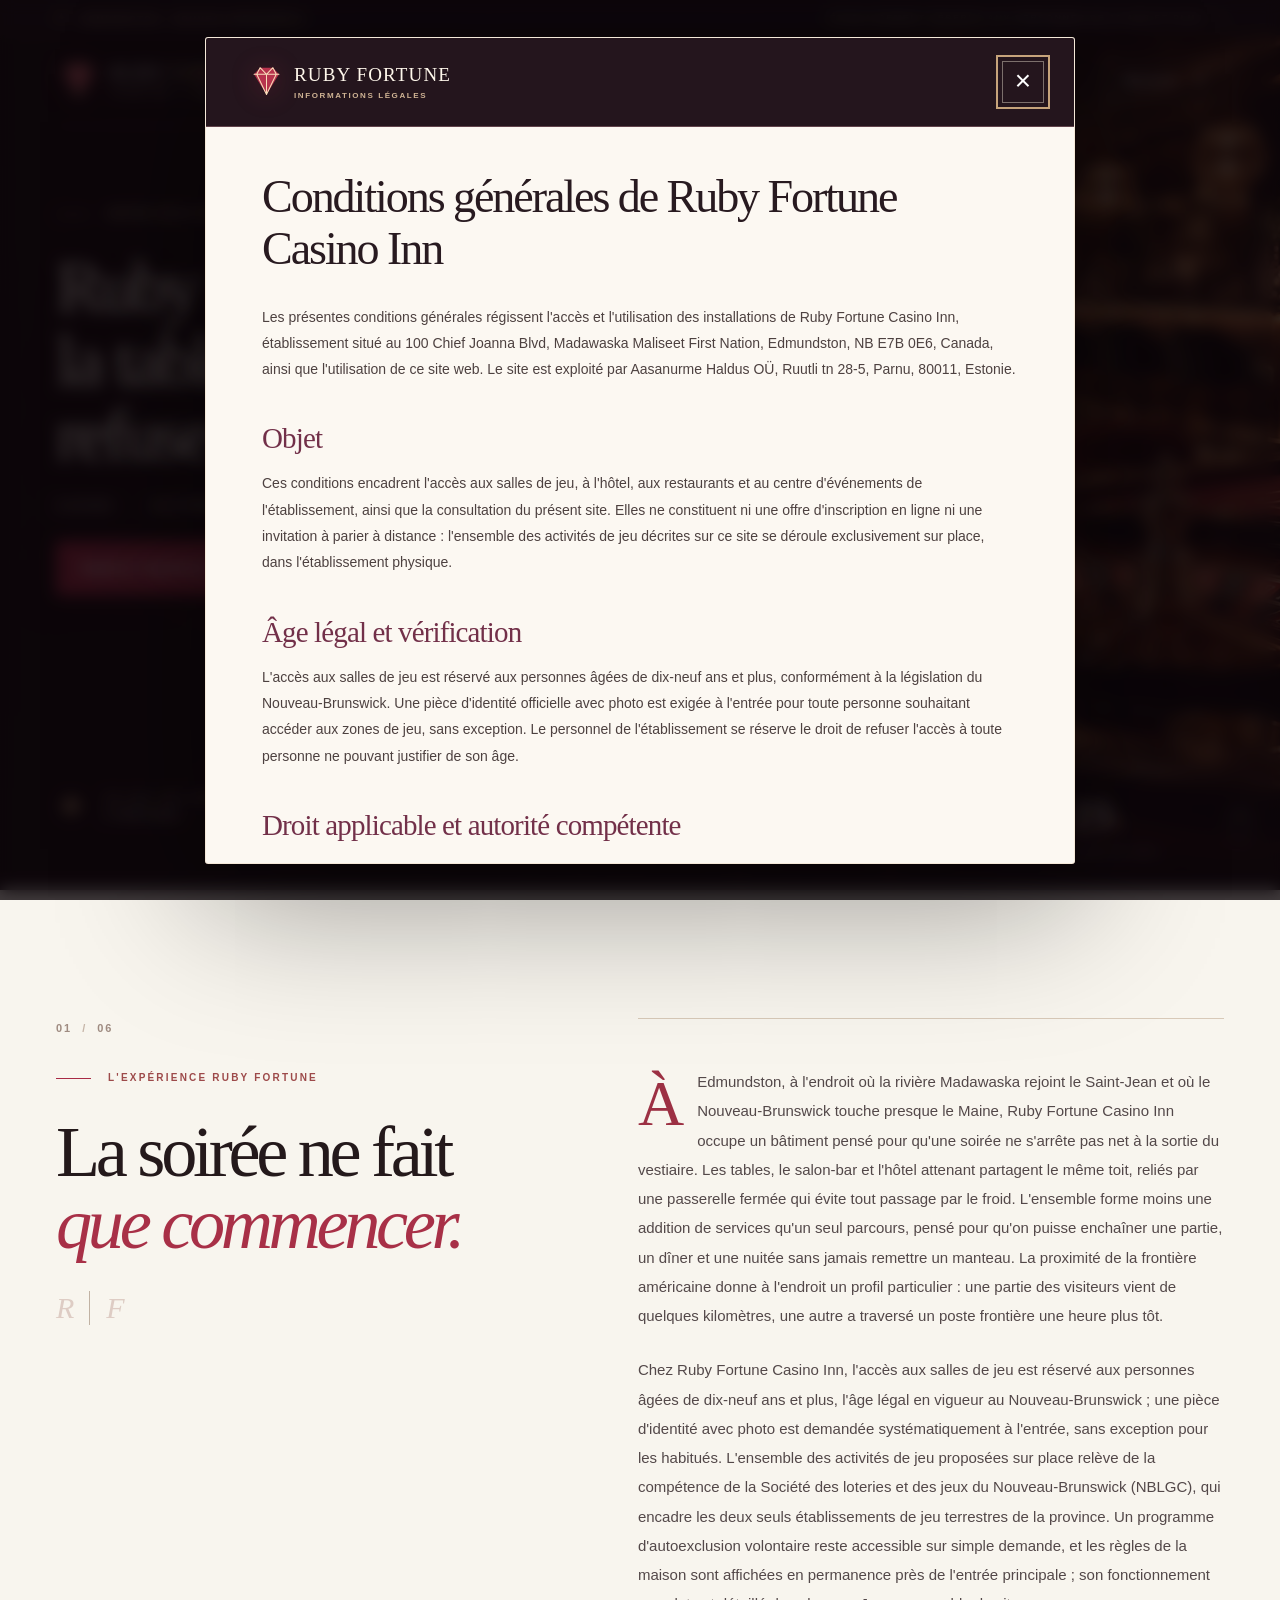
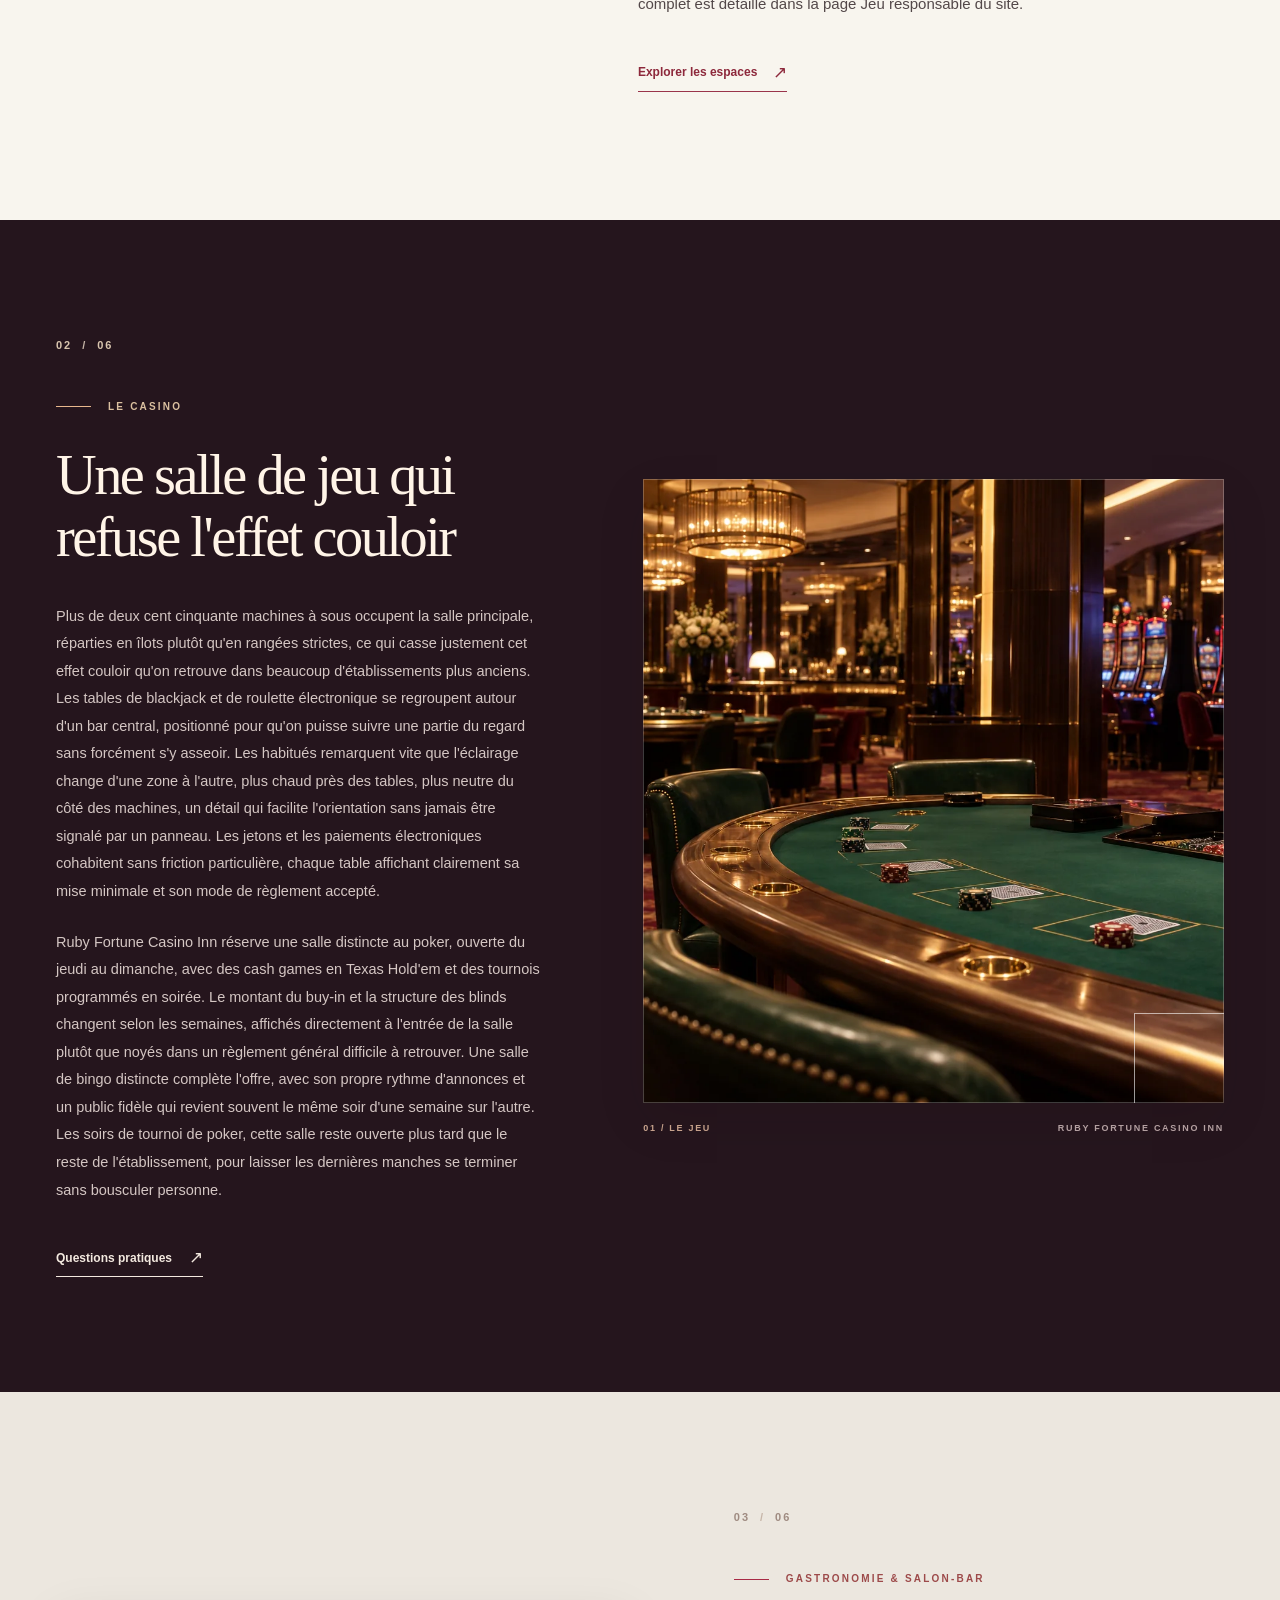
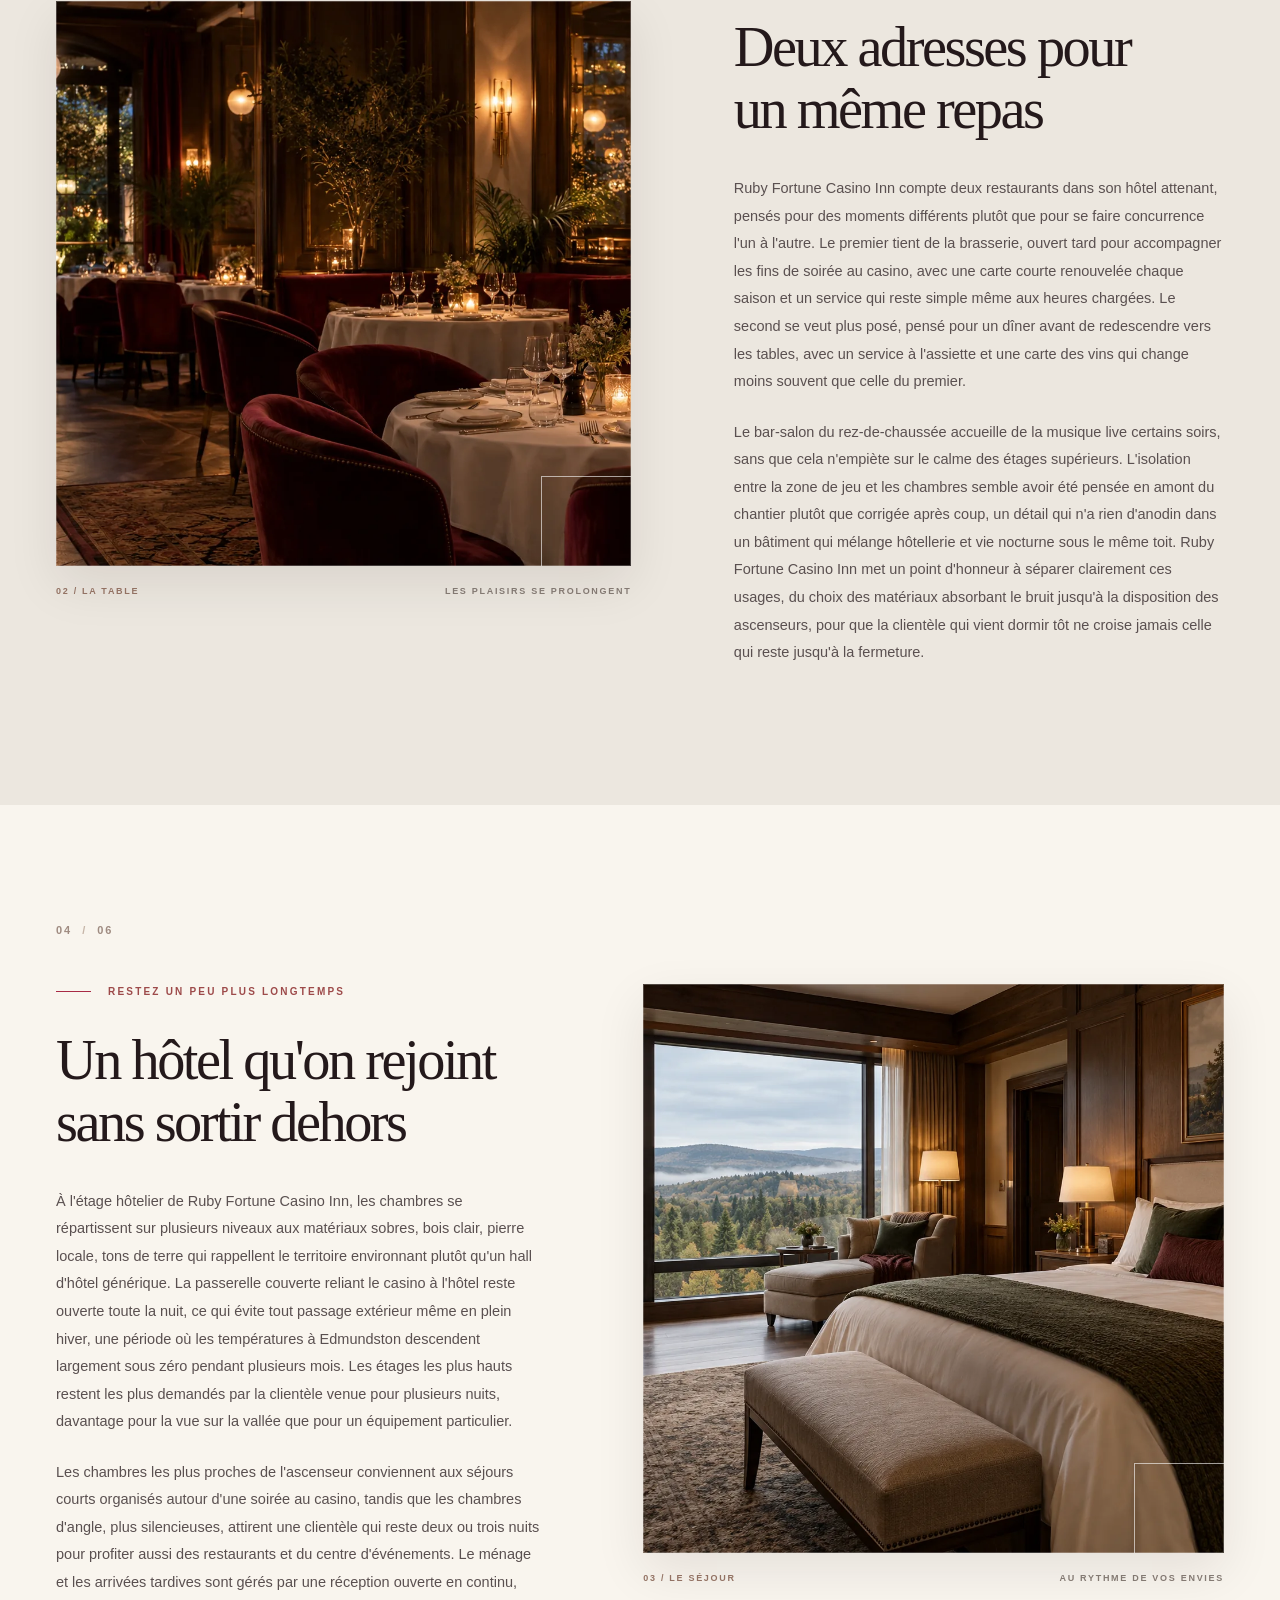
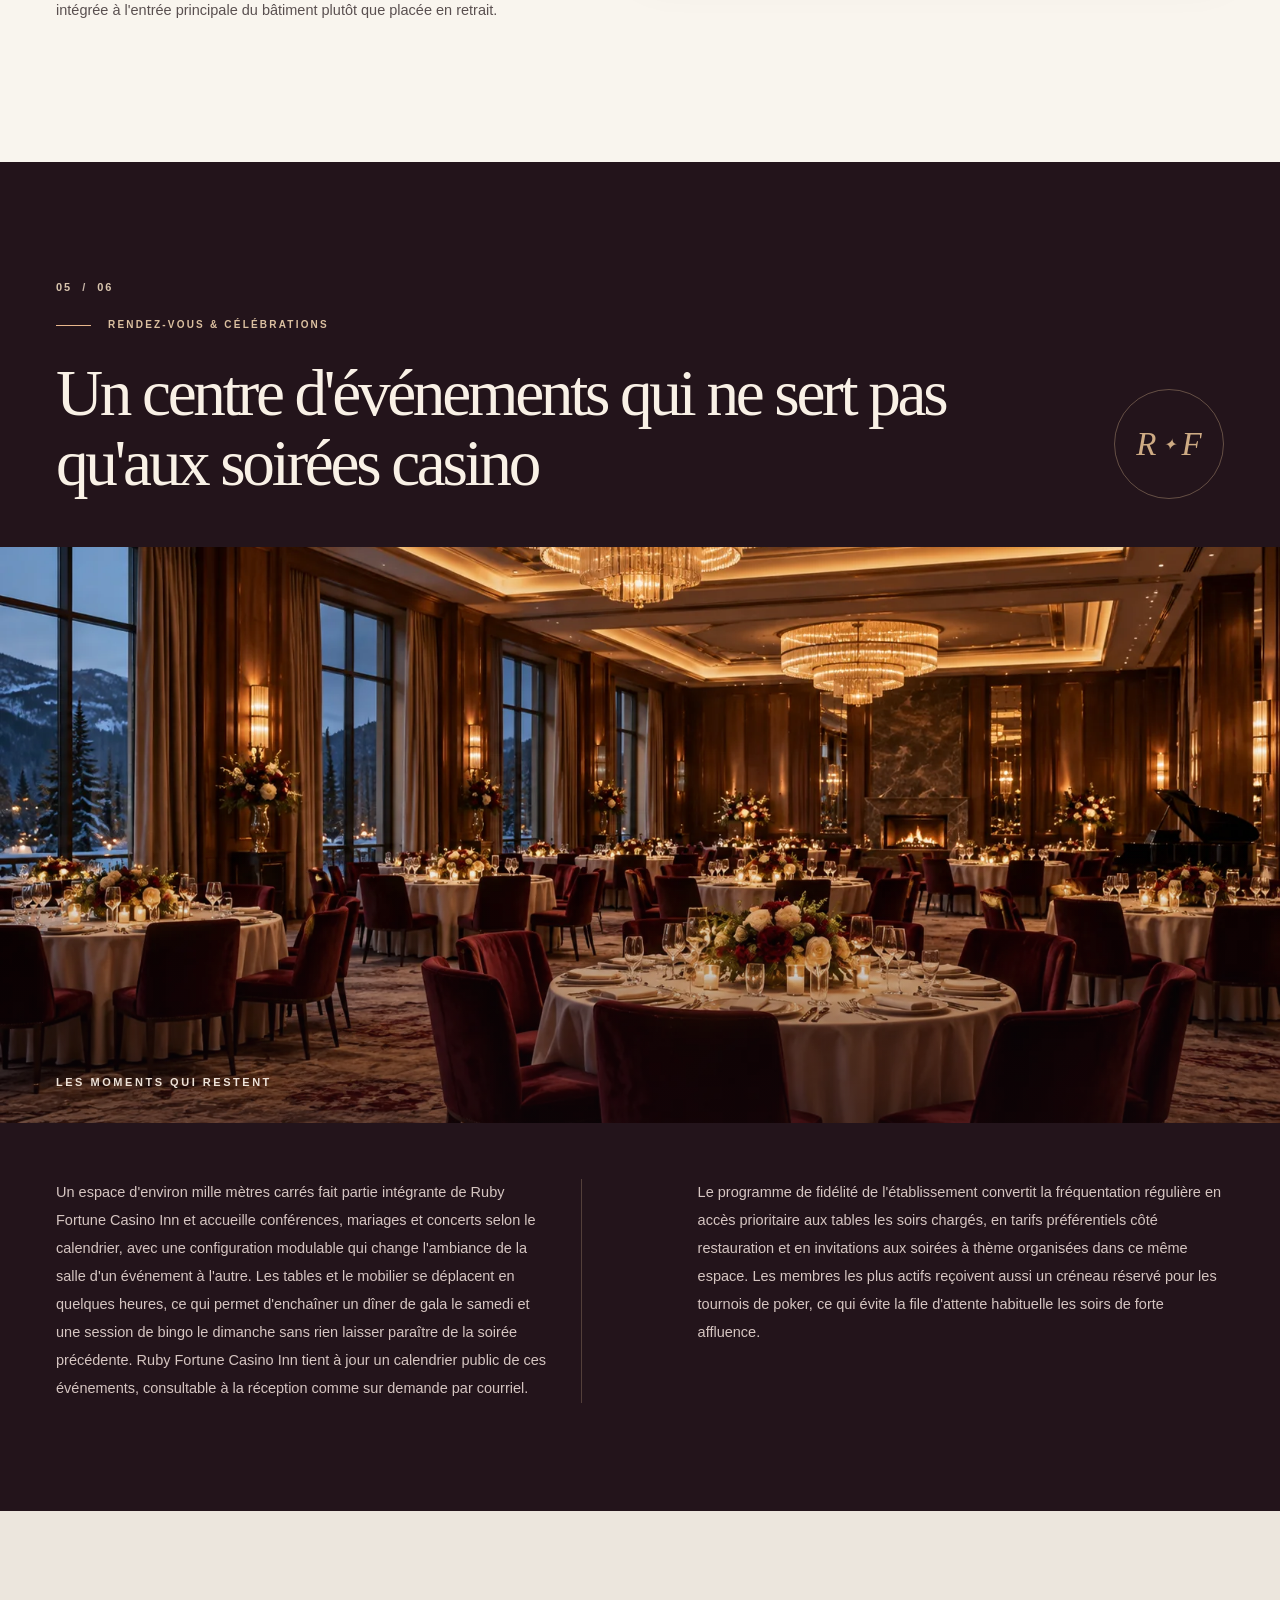
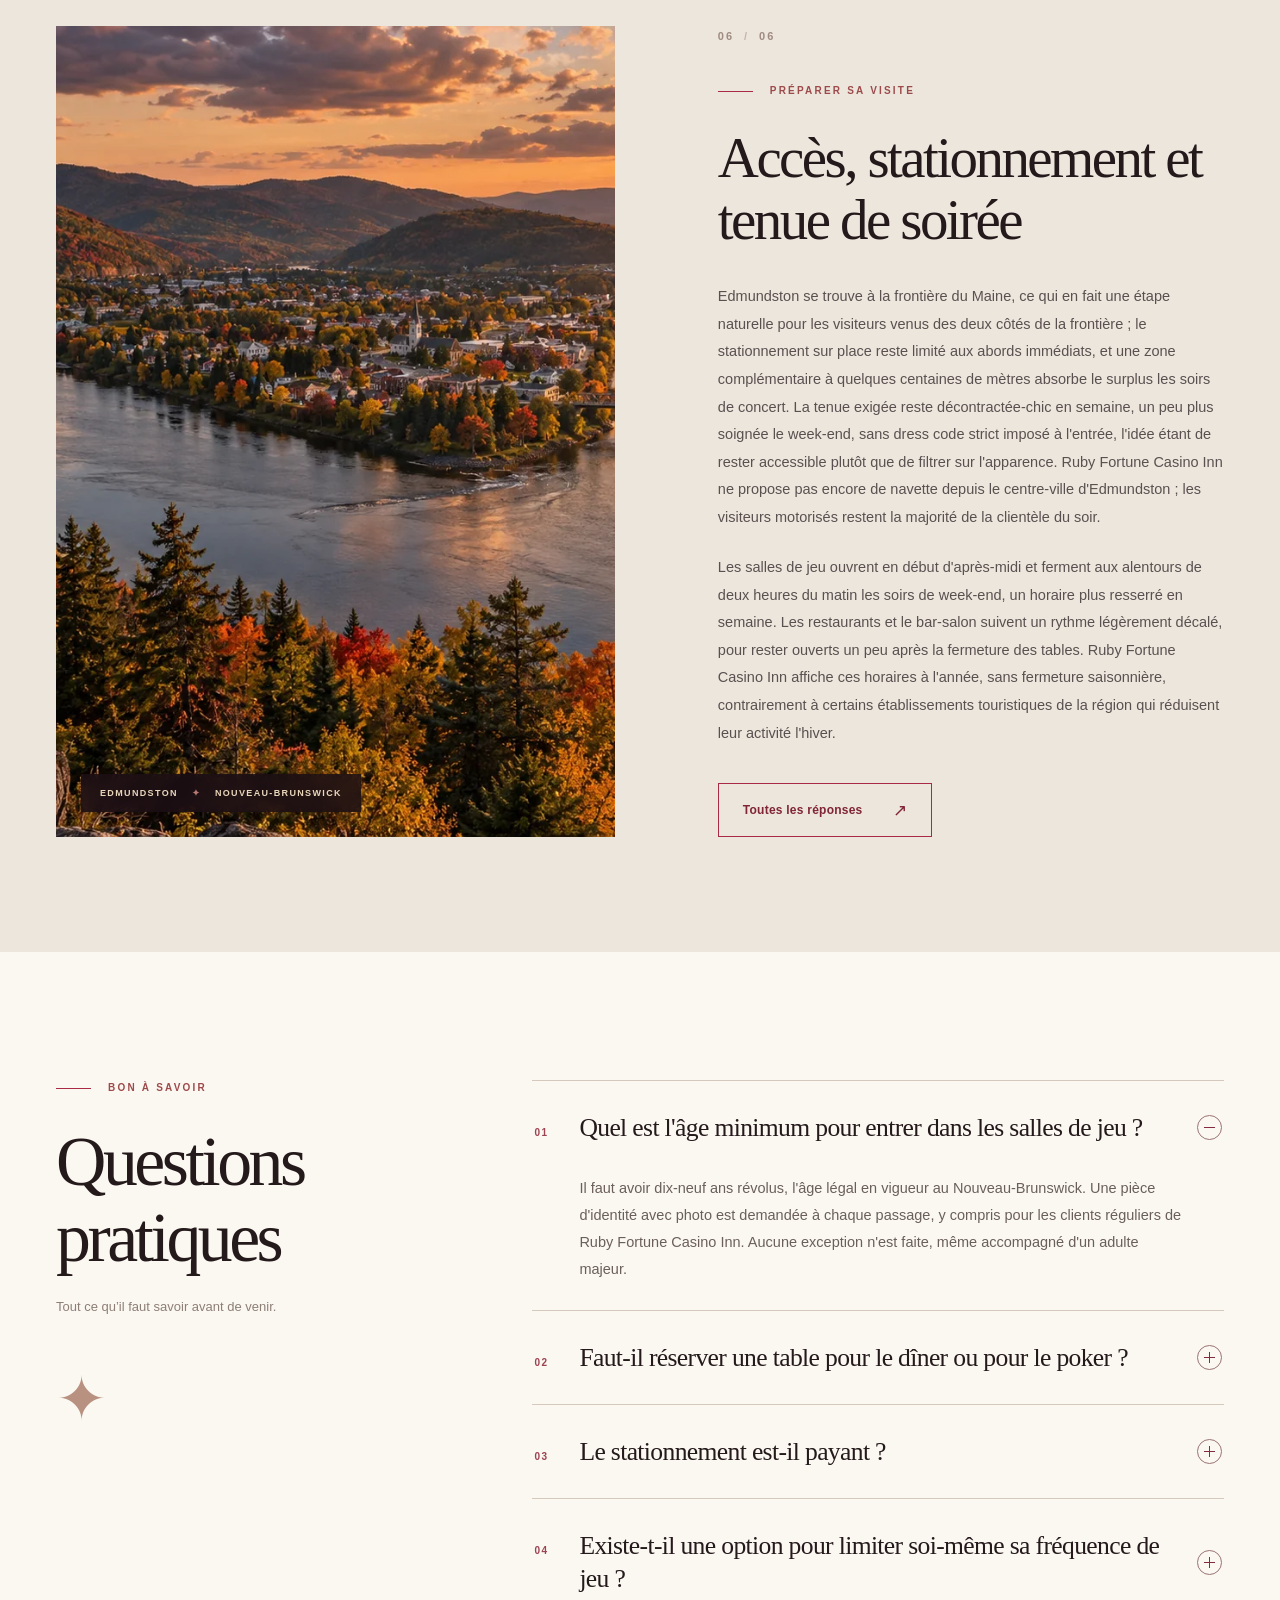
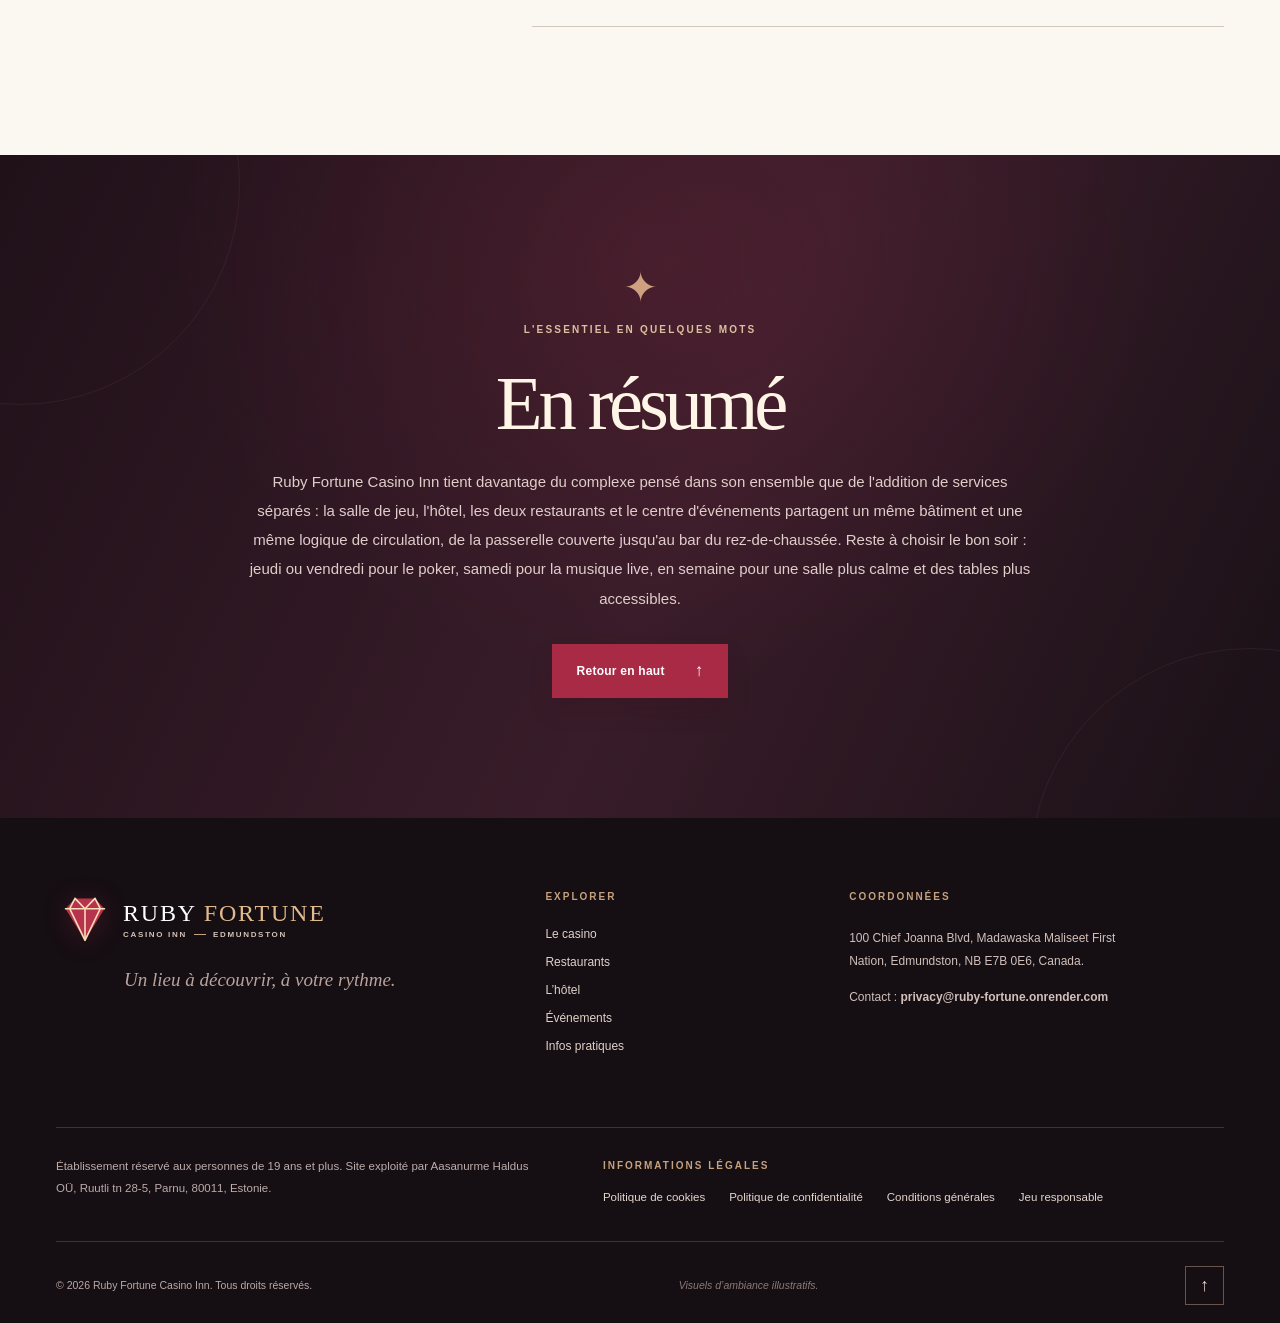
<file: terms-conditions.html>
<!doctype html><html lang="fr-CA"><head><meta charset="utf-8"><meta name="viewport" content="width=device-width, initial-scale=1"><meta name="theme-color" content="#1a1015"><title>Conditions générales de Ruby Fortune Casino Inn — Ruby Fortune Casino Inn</title><link rel="icon" type="image/svg+xml" href="assets/favicon.svg"><link rel="stylesheet" href="assets/style.css"><script src="assets/app.js" defer></script></head><body data-page="standalone-policy" data-policy-page="terms-conditions"><div class="topbar"><div class="container topbar__inner"><span>RUBY FORTUNE CASINO INN</span><span>INFORMATIONS LÉGALES</span></div></div><header class="site-header site-header--solid"><div class="container header__inner"><a class="brand" href="index.html" aria-label="Ruby Fortune Casino Inn, accueil"><span class="brand__gem" aria-hidden="true"><svg viewBox="0 0 55 55" fill="none" xmlns="http://www.w3.org/2000/svg"><path d="M9 16.8 18 7h19l9 9.8-18.5 30L9 16.8Z" fill="#B7334D"/><path d="M9 16.8h37M18 7l-5 9.8 14.5 30L42 16.8 37 7M18 7l9.5 9.8L37 7" stroke="#F8DDB9" stroke-width="1.5" stroke-linecap="round" stroke-linejoin="round"/><path d="M27.5 16.8v30" stroke="#F8DDB9" stroke-width="1.5"/></svg></span><span class="brand__name"><span class="brand__top">RUBY <b>FORTUNE</b></span><span class="brand__bottom">CASINO INN <span class="brand__divider"></span> EDMUNDSTON</span></span></a><a class="header__cta" href="index.html">Retour au site <span aria-hidden="true">↗</span></a></div></header><main class="standalone-policy"><div class="standalone-policy__backdrop"></div><article class="policy-page-panel policy-prose"><h1>Conditions générales de Ruby Fortune Casino Inn</h1><p>Les présentes conditions générales régissent l'accès et l'utilisation des installations de Ruby Fortune Casino Inn, établissement situé au 100 Chief Joanna Blvd, Madawaska Maliseet First Nation, Edmundston, NB E7B 0E6, Canada, ainsi que l'utilisation de ce site web. Le site est exploité par Aasanurme Haldus OÜ, Ruutli tn 28-5, Parnu, 80011, Estonie.</p><h2>Objet</h2><p>Ces conditions encadrent l'accès aux salles de jeu, à l'hôtel, aux restaurants et au centre d'événements de l'établissement, ainsi que la consultation du présent site. Elles ne constituent ni une offre d'inscription en ligne ni une invitation à parier à distance : l'ensemble des activités de jeu décrites sur ce site se déroule exclusivement sur place, dans l'établissement physique.</p><h2>Âge légal et vérification</h2><p>L'accès aux salles de jeu est réservé aux personnes âgées de dix-neuf ans et plus, conformément à la législation du Nouveau-Brunswick. Une pièce d'identité officielle avec photo est exigée à l'entrée pour toute personne souhaitant accéder aux zones de jeu, sans exception. Le personnel de l'établissement se réserve le droit de refuser l'accès à toute personne ne pouvant justifier de son âge.</p><h2>Droit applicable et autorité compétente</h2><p>Les activités de jeu proposées par Ruby Fortune Casino Inn sont encadrées par la Société des loteries et des jeux du Nouveau-Brunswick (NBLGC), conformément à la législation provinciale sur le jeu en vigueur au Nouveau-Brunswick, Canada. Les présentes conditions sont régies par le droit applicable dans cette province.</p><h2>Réservations et annulations</h2><p>Les réservations de chambres, de tables de restaurant ou d'espaces pour événements peuvent être effectuées par téléphone, par courriel ou à la réception de l'établissement. Toute annulation doit être communiquée dans un délai raisonnable avant la date prévue ; les conditions précises d'annulation (délai, frais éventuels) sont communiquées au moment de la réservation et peuvent varier selon le type de prestation réservée.</p><h2>Comportement sur place</h2><p>L'établissement se réserve le droit de refuser l'accès ou de demander à toute personne de quitter les lieux en cas de comportement perturbateur, d'état d'ébriété manifeste ou de non-respect des règles de jeu affichées dans chaque salle. Les décisions du personnel en matière de sécurité et de bon déroulement des jeux sont sans appel sur place, sous réserve des voies de recours prévues par la réglementation applicable.</p><h2>Limitation de responsabilité</h2><p>Ruby Fortune Casino Inn met en œuvre des moyens raisonnables pour assurer la sécurité de ses installations et l'exactitude des informations publiées sur ce site, sans garantir l'absence totale d'erreur ou d'interruption de service. Dans les limites permises par la loi applicable, la responsabilité de l'établissement ne saurait être engagée au-delà des obligations légales qui lui incombent en tant qu'exploitant d'un établissement de jeu agréé par la NBLGC.</p><h2>Modification des conditions</h2><p>Ces conditions générales peuvent être mises à jour ponctuellement pour refléter un changement réglementaire ou organisationnel. La version en vigueur est celle publiée sur ce site à la date de consultation.</p><h2>Contact</h2><p>Pour toute question relative aux présentes conditions générales, écrivez à <strong>privacy@ruby-fortune.onrender.com</strong>.</p><footer>
<p>100 Chief Joanna Blvd, Madawaska Maliseet First Nation, Edmundston, NB E7B 0E6, Canada.</p>
<p>Établissement réservé aux personnes de 19 ans et plus. Site exploité par Aasanurme Haldus OÜ, Ruutli tn 28-5, Parnu, 80011, Estonie.</p>
<ul>
<li><a href="index.html">Retour au site</a></li>
<li><a href="cookie-policy.html">Politique de cookies</a></li>
<li><a href="privacy-policy.html">Politique de confidentialité</a></li>
<li><a href="responsible-gambling.html">Jeu responsable</a></li>
</ul>
<p>© 2026 Ruby Fortune Casino Inn. Tous droits réservés.</p>
</footer></article></main></body></html>
</file>
<file: assets/style.css>
/* Ruby Fortune Casino Inn — editorial luxury theme; 100% static and local. */
:root {
  --ink: #24191b;
  --wine: #25141d;
  --wine-dark: #180e14;
  --ruby: #a82a45;
  --ruby-hover: #c43a55;
  --gold: #c6a37b;
  --cream: #f8f5ef;
  --oat: #efebe4;
  --sand: #e9e2d8;
  --muted: #7b706e;
  --line: rgba(63, 39, 43, 0.17);
  --serif: 'Iowan Old Style', 'Baskerville', 'Palatino Linotype', 'Book Antiqua', Georgia, serif;
  --sans: 'Avenir Next', Avenir, 'Segoe UI', Arial, sans-serif;
}
*, *::before, *::after { box-sizing: border-box; }
html { scroll-behavior: smooth; scroll-padding-top: 98px; }
body { padding: 0; margin: 0; min-width: 320px; color: var(--ink); background: var(--cream); font-family: var(--sans); -webkit-font-smoothing: antialiased; text-rendering: optimizeLegibility; }
body.modal-open { overflow: hidden; }
::selection { color: white; background: var(--ruby); }
a { color: inherit; text-decoration: none; }
a, button { -webkit-tap-highlight-color: transparent; }
button { cursor: pointer; font: inherit; }
img { display: block; width: 100%; }
h1,h2,h3,p { margin-top: 0; }
h1,h2,h3 { font-family: var(--serif); font-weight: 400; }
.container { width: min(1280px, calc(100% - 112px)); margin-inline: auto; }
.skip-link { position: fixed; z-index: 300; top: -100px; left: 14px; padding: 10px 18px; background: white; color: black; }
.skip-link:focus { top: 12px; }
:focus-visible { outline: 2px solid var(--gold); outline-offset: 4px; }

/* An understated 19+ notice, always legible before any animation. */
.topbar { position: relative; z-index: 40; height: 35px; background: #150d12; color: #d7bda2; font-size: 9px; font-weight: 650; letter-spacing: .175em; }
.topbar__inner { display: flex; align-items: center; justify-content: space-between; height: 100%; gap: 15px; }
.topbar__right { color: #ded4c7; opacity: .8; }
.topbar__right span { padding-left: 7px; color: var(--gold); }
.live-gem { color: var(--gold); margin-right: 9px; font-size: 12px; }
.site-header { position: fixed; z-index: 90; left: 0; right: 0; top: 35px; color: white; transition: top .25s ease, background .3s ease, box-shadow .3s ease; }
.site-header.is-scrolled, .site-header--solid { top: 0; background: rgba(24,14,20,.98); box-shadow: 0 8px 40px rgba(17,7,12,.2); -webkit-backdrop-filter: blur(14px); backdrop-filter: blur(14px); }
.header__inner { height: 91px; display: flex; align-items: center; gap: 28px; border-bottom: 1px solid rgba(255,255,255,.17); }
.site-header.is-scrolled .header__inner { border-bottom-color: transparent; height: 77px; }
.brand { display: inline-flex; align-items: center; gap: 9px; flex-shrink: 0; color: white; }
.brand__gem { display: inline-flex; width: 45px; height: 45px; filter: drop-shadow(0 3px 12px rgba(173,43,69,.28)); }
.brand__gem svg { width: 100%; }
.brand__name { display: flex; flex-direction: column; white-space: nowrap; gap: 5px; }
.brand__top { font-family: var(--serif); font-weight: 400; font-size: 18px; line-height: 1; letter-spacing: .075em; }
.brand__top b { font-weight: 400; color: #e2bb8d; }
.brand__bottom { display: flex; align-items: center; gap: 7px; font-size: 7.5px; font-weight: 650; letter-spacing: .21em; color: #d3c3b6; }
.brand__divider { height: 1px; width: 12px; background: #c6a37b; }
.main-nav { display: flex; align-items: center; justify-content: center; flex: 1; gap: clamp(12px,1.7vw,29px); }
.main-nav a { font-size: 11.5px; color: rgba(255,255,255,.89); padding: 14px 1px; transition: color .2s; white-space: nowrap; }
.main-nav a:hover, .main-nav a:focus-visible { color: #e4b687; }
.header__cta { margin-left: auto; flex-shrink: 0; display: inline-flex; align-items: center; justify-content: center; gap: 14px; font-size: 11px; font-weight: 600; letter-spacing: .035em; border: 1px solid rgba(234,210,179,.7); padding: 13px 17px; transition: background .25s, color .25s; }
.header__cta:hover { color: var(--wine); background: #ebd8ba; }
.header__cta span { font-size: 17px; font-weight: 400; line-height: .7; }
.menu-toggle { display: none; }

/* First impression: large atmospheric imagery and warm typography. */
.hero { position: relative; isolation: isolate; min-height: 740px; height: min(855px, max(740px, calc(100svh - 35px))); background: #1a1014; color: #fbf4e9; overflow: hidden; }
.hero__image { position: absolute; z-index: -3; inset: 0; width: 100%; height: 100%; object-fit: cover; object-position: 54% 48%; }
.hero__shade { position: absolute; z-index: -2; inset: 0; background: linear-gradient(90deg, rgba(17,9,13,.94) 0%, rgba(18,10,13,.76) 27%, rgba(20,9,13,.33) 66%, rgba(18,9,13,.29) 100%), linear-gradient(0deg,rgba(16,9,13,.9) 0%,transparent 25%,transparent 78%,rgba(14,8,11,.36) 100%); }
.hero__inner { height: 100%; display: flex; flex-direction: column; justify-content: space-between; gap: 50px; padding-top: clamp(165px, 19vh, 190px); padding-bottom: 33px; }
.hero__copy { max-width: 930px; animation: enter-up .8s cubic-bezier(.22,.8,.26,1) both; }
@keyframes enter-up { from { opacity: 0; transform: translateY(20px); } to {opacity:1; transform:translateY(0);} }
.eyebrow { display:flex; align-items: center; gap: 17px; font-family: var(--sans); font-size: 10px; font-weight: 700; letter-spacing: .22em; text-transform: uppercase; color: #9d4a4a; line-height: 1.6; }
.eyebrow__line { height: 1px; width: 35px; flex: 0 0 35px; background: var(--ruby); }
.eyebrow--light { color: #dbc0a0; }
.eyebrow--light .eyebrow__line { background: #e8b78d; }
.hero h1 { margin: 28px 0 26px; max-width: 875px; font-size: clamp(52px,5.55vw,85px); line-height: 1.045; letter-spacing: -.047em; text-wrap: balance; text-shadow: 0 5px 22px rgba(15,8,10,.18); }
.hero__subline { color: #ebded0; font-size: 12px; letter-spacing: .16em; text-transform: uppercase; margin: 0 0 28px; }
.hero__subline span { color: #e5b593; padding: 0 11px; }
.hero__actions { display: flex; align-items: center; flex-wrap: wrap; gap: 30px; }
.button { display: inline-flex; justify-content: center; align-items: center; gap: 30px; min-height: 54px; padding: 16px 24px; font-size: 12px; font-weight: 650; letter-spacing: .02em; border: 1px solid transparent; transition: background .22s, transform .22s, color .22s, border .22s; }
.button:hover { transform: translateY(-2px); }
.button span { line-height: 1; font-size: 17px; font-weight: 400; }
.button--ruby { background: var(--ruby); color: white; box-shadow: 0 13px 24px rgba(64,3,22,.14); }
.button--ruby:hover { background: var(--ruby-hover); }
.button--outline { border-color: var(--ruby); color: #802535; }
.button--outline:hover { background: var(--ruby); color: white; }
.text-link { display: inline-flex; gap: 17px; align-items: center; padding: 8px 0; color: #7e2538; font-size: 12px; font-weight: 650; border-bottom: 1px solid currentColor; transition: gap .22s, color .22s; }
.text-link:hover, .inline-link:hover { gap: 25px; }
.text-link--light { color: #f3e9df; }
.text-link span, .inline-link span { font-size: 17px; font-weight: 400; }
.hero__bottom { display: flex; align-items: flex-end; justify-content: space-between; gap: 50px; }
.hero__coordinates { align-self: end; display: flex; align-items: center; gap: 16px; padding-bottom: 16px; color: #cab6a4; line-height: 1.9; font-size: 9px; font-weight: 600; letter-spacing: .2em; }
.hero__coordinates strong { color: #fff8ee; font-weight: 600; }
.hero__star { font-size: 36px; font-weight: 400; color: #caa579; }
.facts { display: flex; justify-content: space-around; width: min(590px,60%); border-top: 1px solid rgba(227,198,168,.37); padding-top: 22px; }
.fact { display: flex; align-items: flex-start; flex-direction: column; min-width: 112px; }
.fact strong { font-family: var(--serif); font-weight: 400; font-size: 44px; letter-spacing: -.045em; line-height: 1.1; color: #fff4e6; }
.fact strong span { font-family: var(--sans); font-size: 25px; color: #deab87; }
.fact > span { text-transform: uppercase; letter-spacing: .1em; font-size: 9px; color: #c8b8b0; margin-top: 7px; }
.scroll-indicator { position: absolute; right: 30px; bottom: 48px; display: flex; width: 21px; height: 37px; border: 1px solid rgba(255,255,255,.48); border-radius: 20px; align-items: flex-start; justify-content: center; padding: 8px; }
.scroll-indicator span { background: #ebc09c; width: 2px; height: 8px; border-radius: 4px; animation: scroll-tick 2s infinite; }
@keyframes scroll-tick { 0%,100% {opacity:0; transform:translateY(0)} 50% {opacity:1; transform:translateY(9px)} }

/* Story introduction. */
.section-space { padding: clamp(80px,10vw,146px) 0; }
.intro { background: #f8f5ee; }
.intro__grid { display: grid; grid-template-columns: .9fr 1.1fr; gap: clamp(50px,8vw,126px); }
.section-number { display: inline-flex; align-items: center; gap: 10px; margin-bottom: 36px; color: #9f8b81; font-family: var(--sans); font-size: 11px; font-weight: 600; letter-spacing: .18em; }
.section-number span { color: #c6b5a8; }
.section-number--dark { color: #d9c5ae; }
.intro__display { font-family: var(--serif); font-size: clamp(3.3rem,5.65vw,6.7rem); line-height: .99; letter-spacing: -.06em; max-width: 500px; margin: 31px 0 8px; }
.intro__display em { font-weight: 400; color: #a83047; }
.intro__decor { display: flex; align-items: center; gap: 15px; margin-top: 31px; color: rgba(142,82,71,.25); font-family: var(--serif); font-size: 30px; font-style: italic; }
.intro__decor span+span { border-left: 1px solid #c1b2a3; padding-left: 16px; }
.intro__text { padding-top: 48px; border-top: 1px solid #d8c9b8; }
.intro__text p { font-size: 15px; line-height: 1.95; color: #534849; margin: 0 0 25px; }
.intro__dropcap p:first-letter { float: left; font-size: 64px; line-height: .8; padding: 11px 13px 0 0; font-family: var(--serif); color: #9c3043; }
.inline-link { display: inline-flex; align-items: center; gap: 16px; border-bottom: 1px solid #9a344b; padding-bottom: 8px; margin-top: 18px; color: #8d283b; font-size: 12px; font-weight: 700; transition:gap .2s; }

/* Image-led editorial storytelling. */
.showcase { overflow: hidden; padding: clamp(90px,9vw,142px) 0; }
.showcase--dark { color: #f9f3e8; background: #25151d; }
.showcase--light { background: #ece7df; }
.showcase--sand { background: #f9f5ee; }
.showcase__grid { display: grid; grid-template-columns: .91fr 1.09fr; align-items: center; gap: clamp(56px,8vw,123px); }
.showcase--reverse .showcase__grid { grid-template-columns: 1.08fr .92fr; }
.showcase__copy { min-width: 0; }
.showcase__copy .section-number { margin: 0 0 48px; }
.showcase__copy h2 { font-size: clamp(2.9rem,4.4vw,5.3rem); line-height: 1.1; letter-spacing: -.044em; margin: 30px 0 34px; text-wrap: balance; }
.showcase--dark .showcase__copy h2 { color: #fff4e7; }
.rich-copy p { color: #5a5050; line-height: 1.9; font-size: 14.5px; margin-bottom: 23px; }
.showcase--dark .rich-copy p { color: #d4c6c3; }
.showcase__copy > .text-link { margin-top: 12px; }
.showcase__art { min-width: 0; }
.photo-frame { position: relative; aspect-ratio: 1.02 / 1; overflow: hidden; background: #6d5b56; box-shadow: 0 18px 48px rgba(28,9,15,.09); }
.photo-frame--tall { aspect-ratio: .93 / 1; }
.photo-frame img { height: 100%; object-fit: cover; transition: transform .8s cubic-bezier(.2,.65,.2,1); }
.photo-frame:hover img { transform: scale(1.035); }
.photo-frame::after { content:''; position:absolute; inset:0; border:1px solid rgba(255,255,255,.23); pointer-events:none; }
.photo-frame__corner { position: absolute; z-index:2; right: 0; bottom: 0; width: 90px; height: 90px; border: 1px solid rgba(255,255,255,.6); border-right: 0; border-bottom: 0; }
.photo__caption { padding: 20px 0 0; display: flex; justify-content: space-between; flex-wrap: wrap; gap: 15px; font-size: 9px; font-weight: 700; letter-spacing: .19em; color: #977667; }
.showcase--dark .photo__caption { color: #cda891; }
.photo__caption span:nth-child(2) { color: #877d76; }
.showcase--dark .photo__caption span:nth-child(2) { color: #baa6a7; }

/* Cinematic events sequence. */
.events { background: #23141b; color: #f9f1e6; padding: clamp(90px,9vw,128px) 0 108px; }
.events__head { display: flex; justify-content: space-between; align-items: end; padding-bottom: 48px; gap: 45px; }
.events__head .section-number { margin-bottom: 24px; }
.events__head h2 { max-width: 930px; font-size: clamp(3.1rem,5.1vw,6.4rem); line-height: 1.07; letter-spacing: -.051em; margin: 26px 0 0; }
.events__seal { display: flex; justify-content: center; align-items: center; flex-shrink: 0; width: 110px; height: 110px; border: 1px solid rgba(224,189,147,.35); border-radius: 100%; font-family: var(--serif); font-size: 33px; color: #ceab84; font-style: italic; }
.events__seal span { padding: 0 6px; font-family: var(--sans); font-size: 16px; }
.events__photo { position: relative; height: clamp(360px,45vw,585px); overflow: hidden; background: #3c2324; }
.events__photo img { width:100%; height:100%; object-fit:cover; object-position:center 50%; }
.events__photo-shade { position:absolute; inset:0; background:linear-gradient(0deg,rgba(20,7,13,.45),transparent 50%); }
.events__photo>span { position:absolute; bottom:35px; left:max(56px,calc((100vw - 1280px) / 2)); color: #eee2d8; letter-spacing: .23em; font-size: 11px; font-weight: 600; }
.events__body { display: grid; grid-template-columns: 1fr 1fr; gap: clamp(55px,9vw,145px); padding-top: 56px; }
.events__body p { color: #d5c5c1; font-size: 14.5px; line-height: 1.93; margin: 0; }
.events__body>div:first-child { padding-right: 35px; border-right: 1px solid rgba(229,191,153,.25); }

/* Geographical context. */
.access { padding: clamp(90px,9vw,135px) 0; background: #ece6dd; }
.access__grid { display: grid; grid-template-columns: 1.05fr .95fr; gap: clamp(56px,8vw,130px); align-items: center; }
.access__photo { position: relative; align-self: stretch; min-height: 630px; background: #725d4b; }
.access__photo img { width:100%; height:100%; object-fit:cover; object-position:47% center; position:absolute; inset:0; }
.access__image-label { position:absolute; bottom:25px; left:25px; background:rgba(28,15,20,.85); color:#e9d6bb; padding:14px 19px; font-size:9px; font-weight:600; letter-spacing:.15em; backdrop-filter:blur(6px); }
.access__image-label span { padding:0 10px; color:#b97970; }
.access__body .section-number { margin-bottom: 41px; }
.access__body h2 { font-size: clamp(3rem,4.45vw,5.4rem); line-height: 1.09; letter-spacing: -.045em; margin: 28px 0 32px; }
.access__body .button { margin-top: 13px; }

/* Questions remain verbatim, grouped in accessible expandable details. */
.faq { background: #fbf8f2; }
.faq__layout { display: grid; grid-template-columns: .67fr 1.33fr; gap: clamp(65px,10vw,148px); }
.faq__sidebar h2 { font-size: clamp(3.6rem,5.45vw,6rem); letter-spacing: -.05em; line-height: 1.08; margin: 28px 0 20px; }
.faq__note { font-size: 13px; color:#8d7e76; line-height:1.8; margin: 0; }
.faq__small-gem { display:inline-block; font-size:61px; color:#b89180; margin-top:45px; }
.faq__items { border-top:1px solid #d5c8bd; }
.faq-item { border-bottom:1px solid #d5c8bd; }
.faq-item>summary { display:flex; gap:20px; align-items:baseline; cursor:pointer; padding:30px 2px; list-style:none; }
.faq-item>summary::-webkit-details-marker { display:none; }
.faq-num { font-size:10px; color:#9c4352; letter-spacing:.15em; font-weight:700; flex:0 0 25px; }
.faq-item h3 { flex:1; font-size: clamp(21px,2vw,27px); line-height:1.3; letter-spacing:-.025em; margin:0; }
.faq-toggle { position:relative; align-self:center; width:25px; height:25px; flex:0 0 25px; border:1px solid #9a7373; border-radius:100%; margin-left:5px; }
.faq-toggle::before, .faq-toggle::after { content:''; display:block; position:absolute; top:11px; left:6px; width:11px; height:1px; background:#852a43; transition:transform .2s; }
.faq-toggle::after { transform:rotate(90deg); }
.faq-item[open] .faq-toggle::after { transform:rotate(0); }
.faq-answer { padding: 0 38px 26px 47px; }
.faq-answer p { margin:0; color:#6a5f5b; line-height:1.88; font-size:14.5px; }

/* End card and restrained footer. */
.summary { position: relative; overflow: hidden; background: radial-gradient(ellipse at 52% 16%, rgba(138,43,67,.24), transparent 52%),linear-gradient(115deg,#201119,#381c29 54%,#1a1117); color:#fff5e7; text-align:center; padding: 108px 0 120px; }
.summary::before,.summary::after { content:''; display:block; position:absolute; width:440px; height:440px; border:1px solid rgba(223,177,136,.07); border-radius:100%; pointer-events:none; }
.summary::before { top:-190px; left:-200px; }
.summary::after { bottom:-270px; right:-190px; }
.summary__inner { position:relative; z-index:1; max-width:900px; }
.summary__gem { display:block; font-size:42px; font-family:var(--serif); color:#cea07f; margin-bottom:10px; }
.summary .eyebrow { justify-content:center; }
.summary h2 { margin:22px 0 19px; font-size:clamp(3.5rem,6vw,6rem); letter-spacing:-.055em; }
.summary__body p { margin:0 auto 31px; max-width:790px; line-height:1.95; font-size:15px; color:#e0ceca; }
.site-footer { background:#150e13; color:#e9d6ca; padding:73px 0 18px; }
.footer__top { display:grid; grid-template-columns:1.12fr .6fr 1.05fr; gap:clamp(35px,7vw,110px); align-items:start; padding-bottom:74px; }
.footer__brand .brand__gem { width:58px; height:58px; }
.footer__brand .brand__top { font-size:24px; }
.footer__brand .brand__bottom { font-size:8px; }
.footer__brand>p { padding-left:68px; font-family:var(--serif); font-style:italic; font-size:19px; color:#b9a39c; margin:16px 0 0; }
.footer__navigation,.footer__contact { display:flex; flex-direction:column; align-items:flex-start; gap:14px; }
.footer__navigation>span, .footer__contact>span, .footer__links>span { color:#c6a17d; letter-spacing:.2em; font-size:10px; font-weight:700; margin:0 0 11px; }
.footer__navigation a { font-size:12px; color:#e0d1c9; transition:color .2s; }
.footer__navigation a:hover,.footer__links a:hover { color:#fff; text-decoration:underline; text-underline-offset:4px; }
.footer__contact p { max-width:270px; margin:0; font-size:12px; color:#d1c0bb; line-height:1.9; overflow-wrap:anywhere; }
.footer__contact strong { font-weight:550; }
.footer__legal { padding:27px 0 36px; display:grid; grid-template-columns:1fr 1.25fr; gap:50px; border-top:1px solid rgba(229,195,177,.2); border-bottom:1px solid rgba(229,195,177,.2); }
.footer__notice p { max-width:490px; margin:0; color:#bdadab; font-size:11.5px; line-height:1.95; }
.footer__links ul { padding:0; margin:14px 0 0; display:flex; gap:12px 24px; flex-wrap:wrap; list-style:none; }
.footer__links li a { color:#e5d6cd; font-size:11.5px; }
.footer__bottom { display:flex; justify-content:space-between; align-items:center; flex-wrap:wrap; padding-top:24px; gap:12px; }
.footer__bottom p { margin:0; font-size:10.5px; color:#bca9a5; }
.footer__bottom p.image-note { color:#8c7a76; font-style:italic; }
.back-top { display:grid; place-items:center; width:39px; height:39px; border:1px solid rgba(203,169,146,.45); font-size:18px; }
.back-top:hover { background:#af3450; }

/* Legal popups — no remote loads. All original policies are stored as <template> HTML. */
.policy-dialog { position:fixed; inset:0; margin:auto; padding:0; border:1px solid rgba(229,198,165,.32); width:min(870px,calc(100% - 38px)); max-width:unset; max-height:calc(100dvh - 36px); border-radius:3px; box-shadow:0 35px 150px rgba(0,0,0,.4); background:#fcf8f2; color:#2c2322; overflow:hidden; }
.policy-dialog::backdrop { background:rgba(12,6,10,.78); -webkit-backdrop-filter:blur(8px); backdrop-filter:blur(8px); }
.policy-dialog__panel { display:flex; flex-direction:column; width:100%; height:min(825px,calc(100dvh - 38px)); }
.policy-dialog__header { flex:0 0 auto; height:89px; display:flex; justify-content:space-between; align-items:center; padding:0 30px 0 42px; background:#24151d; color:#fff8ec; border-bottom:1px solid #61434b; }
.policy-dialog__brand { display:flex; align-items:center; gap:9px; font-family:var(--serif); font-size:19px; letter-spacing:.06em; }
.policy-dialog__brand .brand__gem { width:37px; height:37px; }
.policy-dialog__brand>span:last-child { display:flex; flex-direction:column; gap:5px; }
.policy-dialog__brand small { font-family:var(--sans); font-size:8px; letter-spacing:.2em; color:#cfb394; font-weight:650; }
.policy-dialog__close { height:42px; width:42px; display:grid; place-items:center; border:1px solid rgba(255,244,228,.4); background:transparent; color:white; transition:background .2s; }
.policy-dialog__close:hover { background:#a42d4a; }
.policy-dialog__close span { font-family:Arial,sans-serif; font-weight:200; font-size:28px; line-height:1; transform:translateY(-1px); }
.policy-dialog__scroll { flex:1; min-height:0; overflow:auto; padding:44px 56px 55px; overscroll-behavior:contain; scrollbar-color:#c2ada3 #fcf8f2; }
.policy-prose { color:#4d4140; }
.policy-prose h1 { color:#281a20; font-size:clamp(32px,3.6vw,49px); line-height:1.14; letter-spacing:-.045em; margin:0 0 28px; }
.policy-prose h2 { font-size:29px; line-height:1.17; letter-spacing:-.03em; color:#723049; margin:40px 0 14px; }
.policy-prose p { font-size:14px; line-height:1.88; margin:0 0 17px; }
.policy-prose ul { padding-left:24px; margin:0 0 22px; }
.policy-prose li { font-size:14px; line-height:1.85; margin:0 0 10px; padding-left:2px; }
.policy-prose li::marker { color:#a53b4e; }
.policy-prose strong { font-weight:700; overflow-wrap:anywhere; }
.policy-prose footer { margin-top:48px; border-top:1px solid #decfc0; padding-top:23px; }
.policy-prose footer p { font-size:12px; color:#6d5c56; margin-bottom:10px; }
.policy-prose footer ul { list-style:none; padding:15px 0; display:flex; flex-wrap:wrap; gap:10px 20px; margin:0; }
.policy-prose footer li { font-size:12px; margin:0; }
.policy-prose footer a { color:#922e47; text-decoration:underline; text-underline-offset:3px; }
.policy-prose footer a:hover { color:#c0395b; }
.standalone-policy { padding:195px 24px 95px; min-height:100svh; background:linear-gradient(145deg,rgba(27,12,20,.79),rgba(27,12,20,.79)),url('hero.webp') center / cover fixed; }
.policy-page-panel { background:#fcf8f2; max-width:870px; margin:0 auto; padding:50px 62px; border-top:7px solid #a72c47; box-shadow:0 20px 80px rgba(0,0,0,.15); }

@media (max-width: 1190px) {
  .container { width:min(1200px,calc(100% - 76px)); }
  .main-nav { gap:15px; }
  .main-nav a { font-size:11px; }
  .header__inner { gap:17px; }
  .brand__top { font-size:16px; }
  .brand__bottom { font-size:7px; }
  .brand__gem { width:40px; height:40px; }
  .showcase__grid { gap:65px; }
  .access__grid { gap:60px; }
}
@media (max-width: 1000px) {
  .container { width:calc(100% - 64px); }
  .header__inner { height:80px; }
  .main-nav { position:fixed; z-index: 80; top:115px; left:0; right:0; display:flex; flex-direction:column; align-items:stretch; gap:0; background:#20121a; padding:12px 32px 25px; visibility:hidden; opacity:0; transform:translateY(-12px); pointer-events:none; transition:opacity .23s,transform .23s,visibility .23s; border-bottom:1px solid rgba(223,188,163,.4); box-shadow:0 25px 36px rgba(0,0,0,.19); }
  .site-header.is-scrolled .main-nav { top:77px; }
  .main-nav.is-open { visibility:visible; opacity:1; transform:translateY(0); pointer-events:auto; }
  .main-nav a { font-size:15px; padding:14px 5px; border-bottom:1px solid rgba(255,255,255,.11); }
  .header__cta { margin-left:auto; }
  .menu-toggle { display:flex; height:45px; width:46px; flex-direction:column; align-items:center; justify-content:center; gap:7px; border:1px solid rgba(255,255,255,.42); background:transparent; }
  .menu-toggle span { width:19px; height:1px; background:#fff; transition:transform .2s; }
  .menu-toggle[aria-expanded="true"] span:first-child { transform:translateY(4px) rotate(45deg); }
  .menu-toggle[aria-expanded="true"] span:last-child { transform:translateY(-4px) rotate(-45deg); }
  .hero h1 { max-width:730px; }
  .scroll-indicator { display:none; }
  .intro__grid,.showcase__grid,.showcase--reverse .showcase__grid,.access__grid,.faq__layout { gap:45px; }
  .intro__display { font-size:60px; }
  .showcase__copy h2,.access__body h2 { font-size:48px; }
  .photo-frame--tall { aspect-ratio:.83; }
  .access__photo { min-height:540px; }
  .events__photo>span { left:32px; }
  .footer__top { gap:35px; }
}
@media (max-width: 750px) {
  html { scroll-padding-top:70px; }
  .container { width:calc(100% - 42px); }
  .topbar { height:31px; font-size:8px; letter-spacing:.1em; }
  .topbar__right { font-size:8px; text-align:right; }
  .site-header { top:31px; }
  .site-header.is-scrolled,.site-header--solid { top:0; }
  .header__inner,.site-header.is-scrolled .header__inner { height:74px; }
  .brand__top { font-size:15px; }
  .brand__gem { width:38px; height:38px; }
  .header__cta { font-size:10px; padding:11px 12px; }
  .main-nav { top:105px; padding-left:21px; padding-right:21px; }
  .site-header.is-scrolled .main-nav { top:74px; }
  .hero { height:auto; min-height:825px; }
  .hero__inner { min-height:825px; padding-top:155px; padding-bottom:31px; gap:50px; }
  .hero__image { object-position:64% center; }
  .hero__shade { background:linear-gradient(90deg,rgba(16,9,13,.88),rgba(16,9,13,.44) 87%),linear-gradient(0deg,#140c12 0%,transparent 40%,rgba(13,5,9,.35) 100%); }
  .hero h1 { font-size:clamp(47px,8.6vw,71px); max-width:620px; margin:26px 0 28px; }
  .hero__subline { font-size:10px; line-height:1.8; }
  .hero__subline span { padding:0 5px; }
  .hero__bottom { display:block; }
  .hero__coordinates { display:none; }
  .facts { width:100%; }
  .fact { min-width:70px; }
  .fact strong { font-size:37px; }
  .fact>span { font-size:8.5px; }
  .intro__grid,.showcase__grid,.showcase--reverse .showcase__grid,.access__grid,.faq__layout { grid-template-columns:1fr; gap:43px; }
  .section-space { padding:78px 0; }
  .intro__display { font-size:clamp(53px,9vw,78px); max-width:660px; }
  .intro__decor { display:none; }
  .intro__text { padding-top:29px; }
  .showcase { padding:84px 0; }
  .showcase__copy .section-number { margin:0 0 24px; }
  .showcase__copy h2,.access__body h2 { font-size:clamp(44px,7.5vw,63px); margin:24px 0; }
  .showcase__grid .showcase__art { grid-row:2; }
  .showcase--reverse .showcase__grid .showcase__art { grid-row:2; }
  .photo-frame,.photo-frame--tall { aspect-ratio:1.22; }
  .events { padding:82px 0 86px; }
  .events__head { padding-bottom:35px; }
  .events__head h2 { font-size:clamp(45px,8vw,67px); }
  .events__seal { display:none; }
  .events__photo { height:350px; }
  .events__body { grid-template-columns:1fr; gap:26px; padding-top:37px; }
  .events__body>div:first-child { border:0; padding:0; }
  .access { padding:80px 0; }
  .access__photo { min-height:400px; }
  .access__photo img { object-position:center; }
  .access__body { grid-row:1; }
  .access__body .section-number { margin-bottom:27px; }
  .faq__sidebar h2 { font-size:62px; }
  .faq__small-gem { display:none; }
  .faq__items { margin-top:2px; }
  .footer__top { grid-template-columns:1fr 1fr; gap:43px 27px; padding-bottom:47px; }
  .footer__brand { grid-column:1/-1; }
  .footer__brand>p { padding-left:0; }
  .footer__contact p { max-width:250px; }
  .footer__legal { grid-template-columns:1fr; gap:24px; }
}
@media (max-width: 480px) {
  .container { width:calc(100% - 34px); }
  .topbar__left { display:none; }
  .topbar__inner { justify-content:center; }
  .topbar__right { font-size:8px; }
  .header__inner { gap:7px; }
  .brand { gap:4px; }
  .brand__gem { width:33px; height:33px; }
  .brand__top { font-size:13px; letter-spacing:.04em; }
  .brand__bottom { font-size:6px; gap:4px; letter-spacing:.1em; }
  .brand__divider { width:5px; }
  .header__cta { display:none; }
  .menu-toggle { margin-left:auto; width:39px; height:39px; }
  .hero { min-height:800px; }
  .hero__inner { min-height:800px; padding-top:151px; padding-bottom:28px; }
  .hero h1 { font-size:clamp(43px,11vw,54px); line-height:1.055; letter-spacing:-.05em; }
  .eyebrow { font-size:9px; letter-spacing:.14em; gap:11px; }
  .eyebrow__line { width:22px; flex-basis:22px; }
  .hero__subline { font-size:9px; letter-spacing:.08em; }
  .hero__actions { align-items:flex-start; flex-direction:column; gap:18px; }
  .button { min-height:50px; padding:13px 18px; }
  .facts { gap:6px; }
  .fact strong { font-size:35px; }
  .fact>span { font-size:8px; letter-spacing:.05em; }
  .intro__display { font-size:58px; }
  .intro__text p,.rich-copy p,.events__body p { font-size:14px; line-height:1.87; }
  .showcase__copy h2,.access__body h2 { font-size:46px; }
  .photo-frame,.photo-frame--tall { aspect-ratio:.98; }
  .photo__caption { font-size:8px; line-height:1.6; }
  .events__head h2 { font-size:47px; }
  .events__photo { height:300px; }
  .events__photo>span { left:18px; bottom:20px; font-size:9px; }
  .access__photo { min-height:340px; }
  .access__image-label { font-size:8px; left:12px; bottom:12px; padding:11px; }
  .faq__sidebar h2 { font-size:54px; }
  .faq-item>summary { gap:12px; padding:24px 0; }
  .faq-item h3 { font-size:22px; }
  .faq-num { flex-basis:20px; }
  .faq-answer { padding-left:33px; padding-right:9px; }
  .summary { padding:78px 0 91px; }
  .summary h2 { font-size:62px; }
  .summary__body p { font-size:14px; }
  .site-footer { padding-top:60px; }
  .footer__top { grid-template-columns:1fr; }
  .footer__brand { grid-column:auto; }
  .footer__brand .brand__top { font-size:18px; }
  .footer__contact p { max-width:100%; }
  .footer__bottom .back-top { margin-left:auto; }
  .policy-dialog { width:100%; max-height:100dvh; border:0; border-radius:0; }
  .policy-dialog__panel { height:100dvh; }
  .policy-dialog__header { height:72px; padding:0 16px 0 18px; }
  .policy-dialog__brand { font-size:15px; }
  .policy-dialog__brand .brand__gem { width:31px; height:31px; }
  .policy-dialog__close { height:40px; width:40px; }
  .policy-dialog__scroll { padding:27px 20px 50px; }
  .policy-prose h1 { font-size:35px; }
  .policy-prose h2 { font-size:25px; }
  .policy-prose p,.policy-prose li { font-size:13.5px; }
  .standalone-policy { padding:145px 12px 30px; }
  .policy-page-panel { padding:28px 20px; }
}
@media (prefers-reduced-motion: reduce) {
  html { scroll-behavior:auto; }
  *, *::before, *::after { animation-duration:.01ms !important; transition-duration:.01ms !important; }
}
</file>
